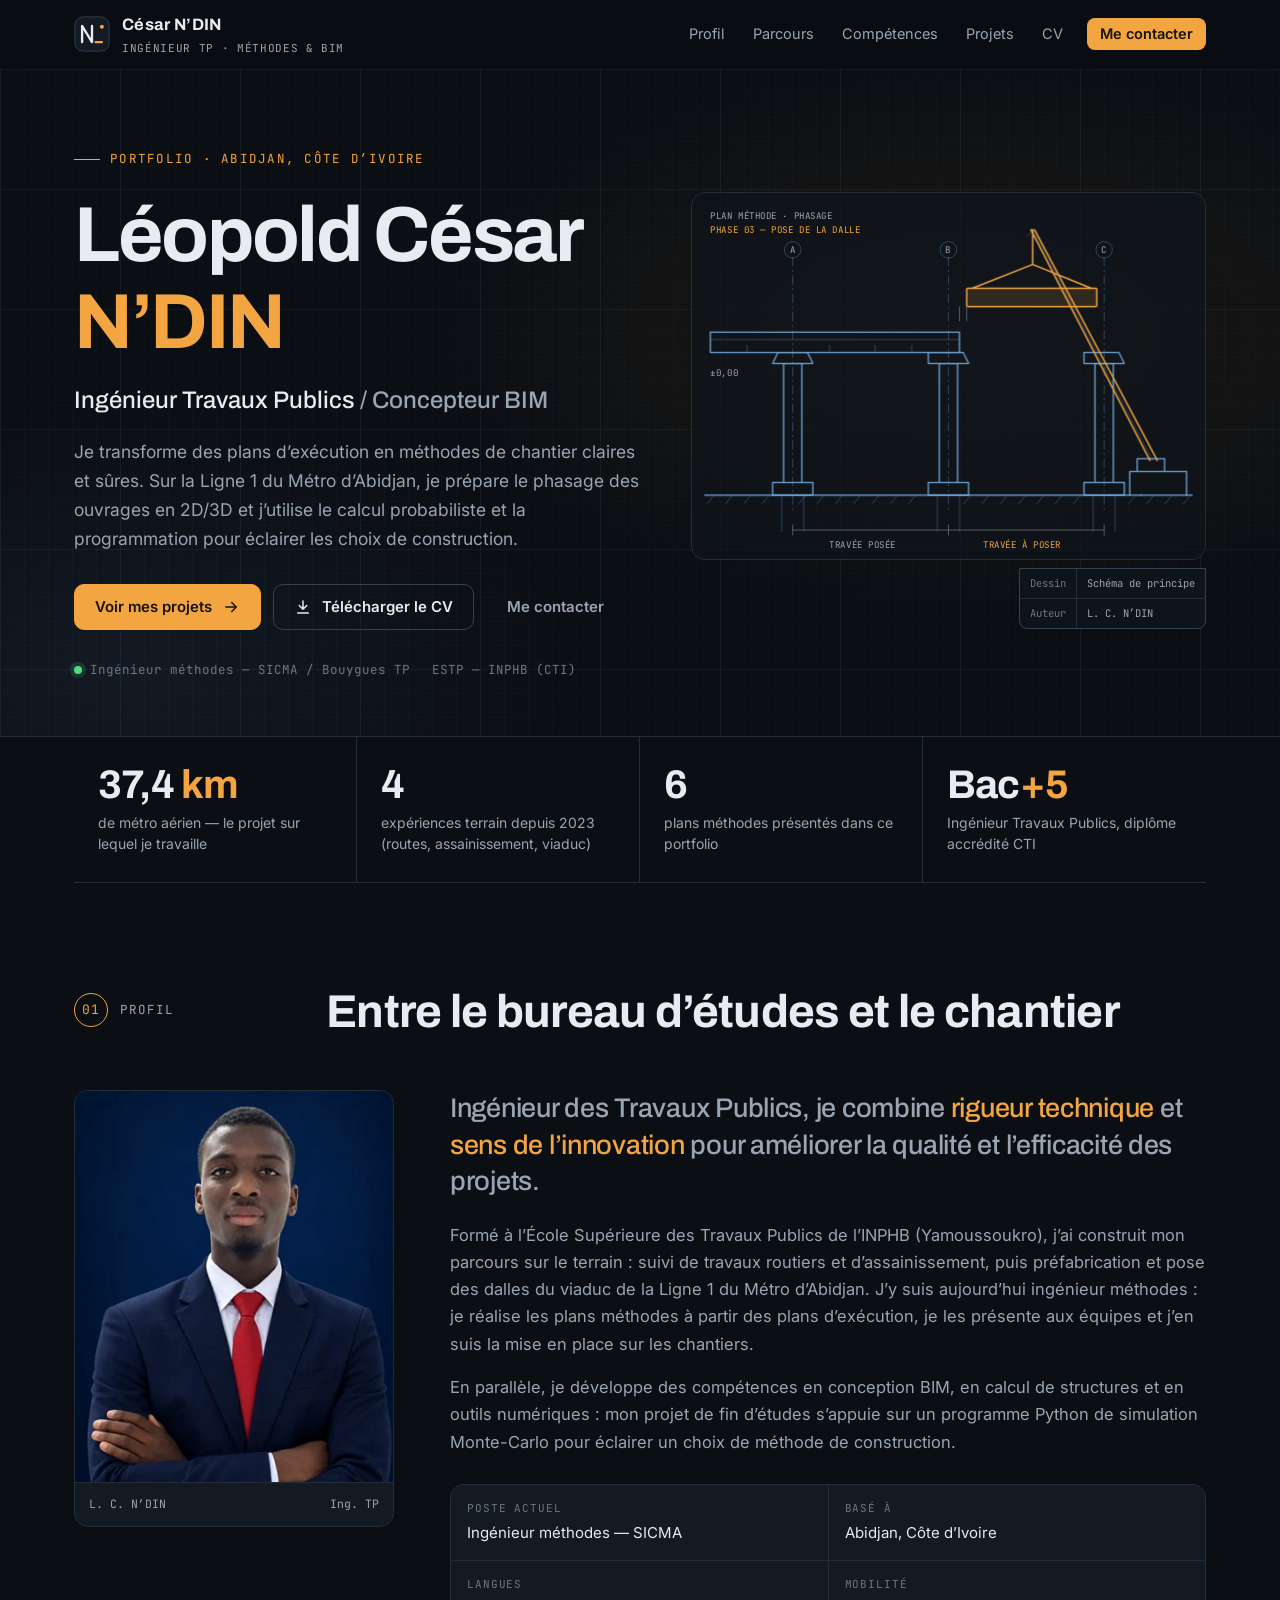
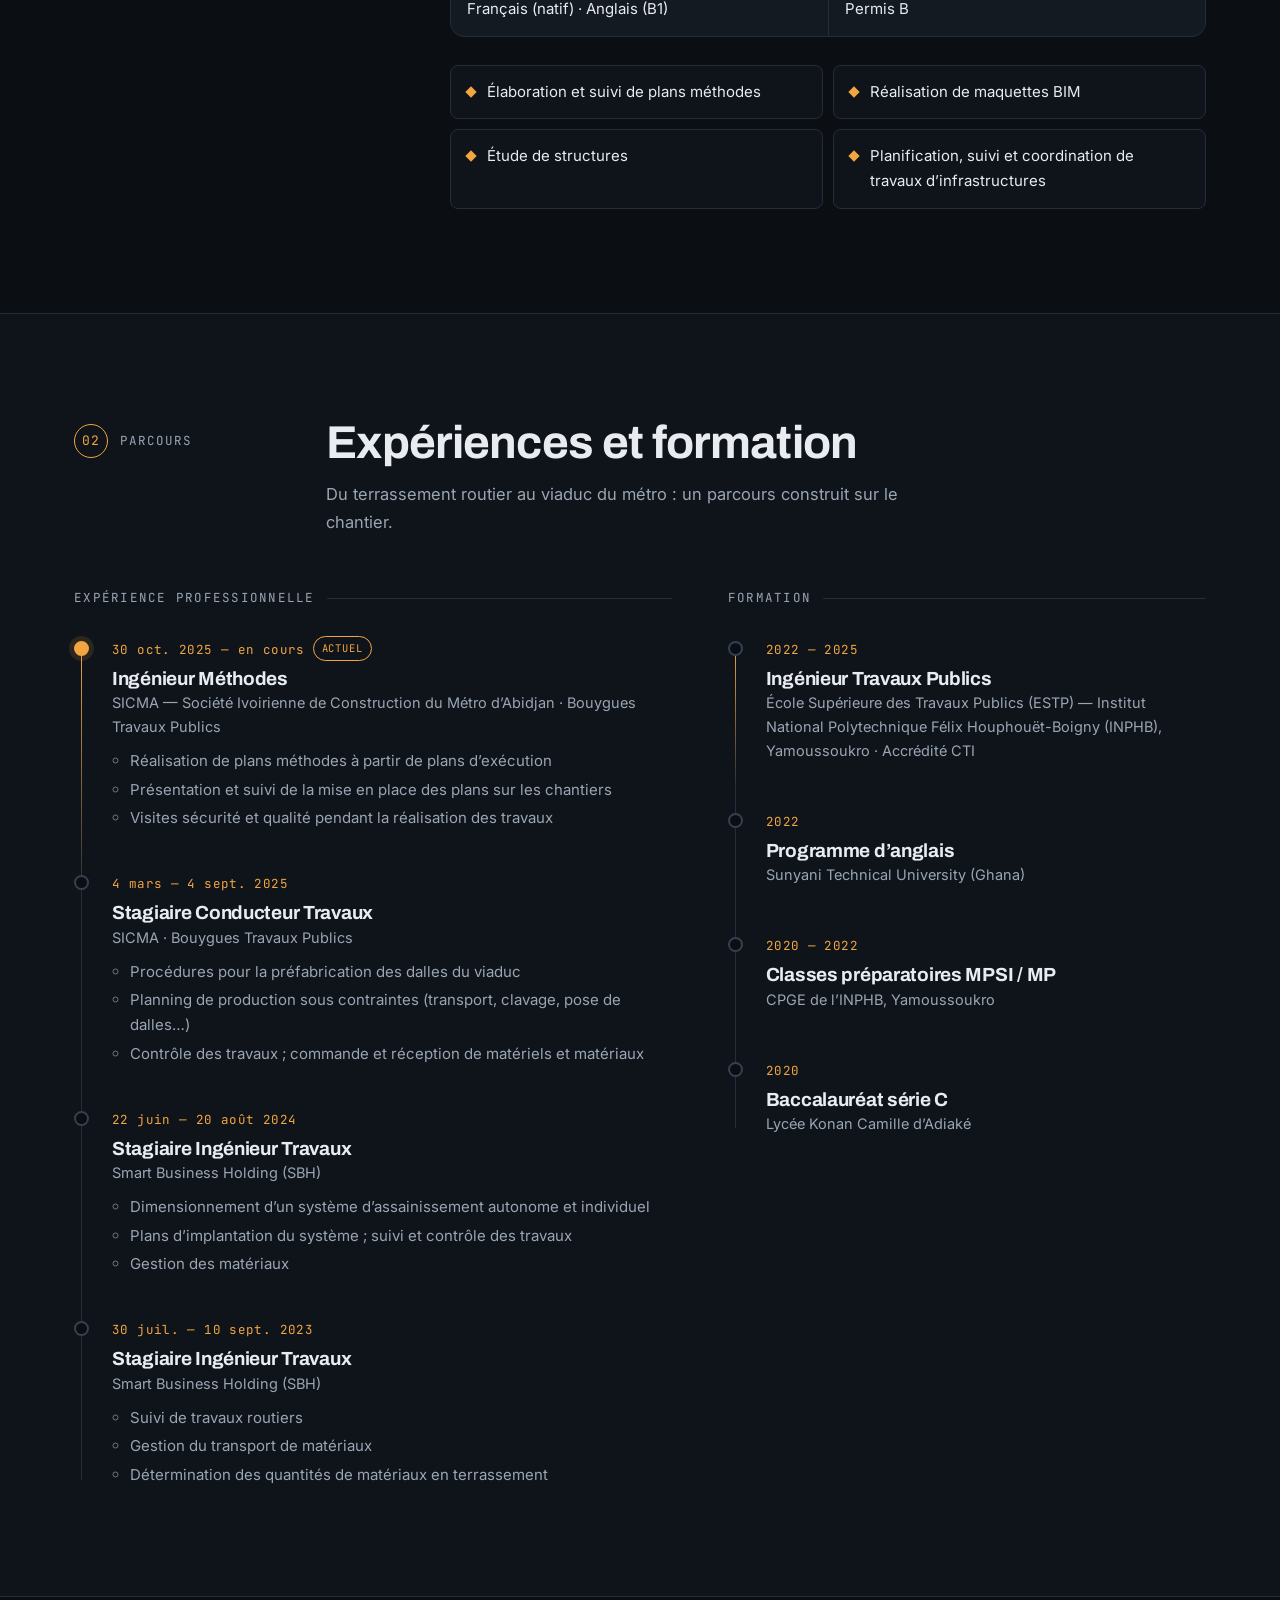
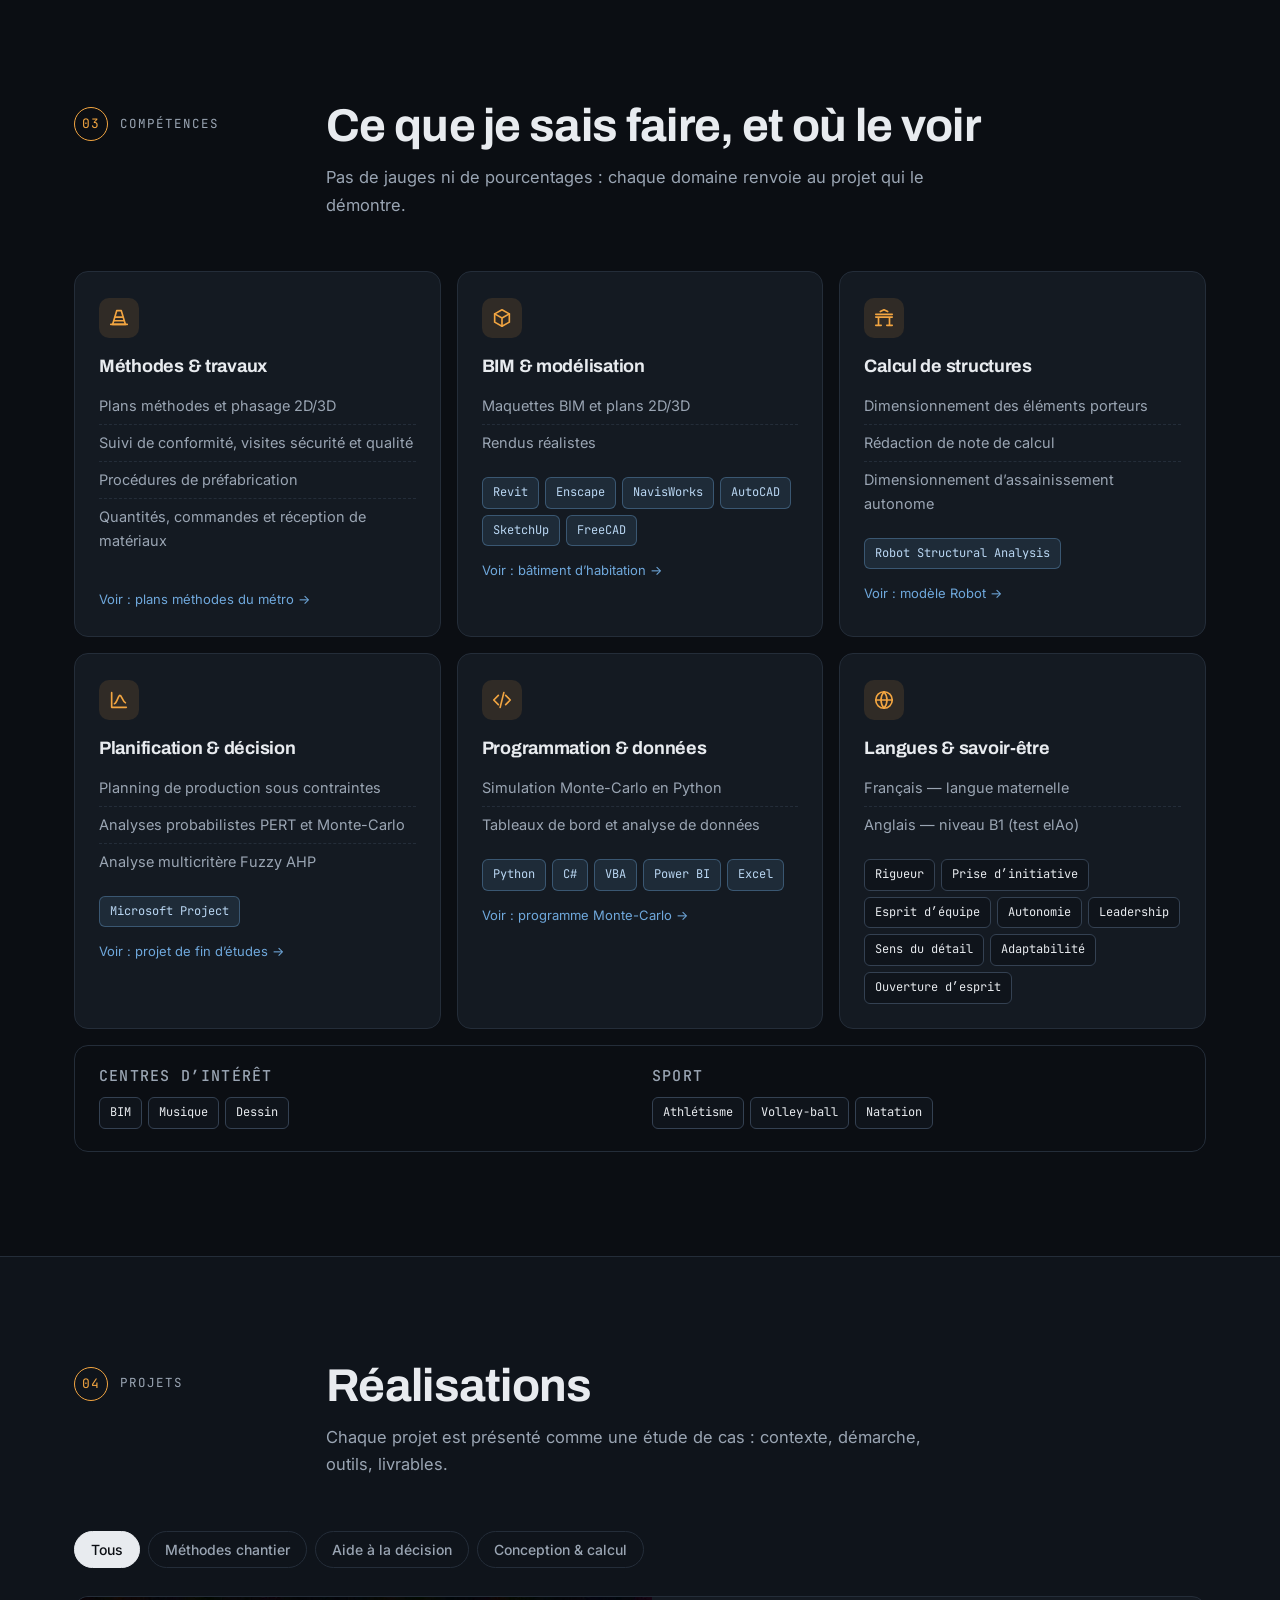
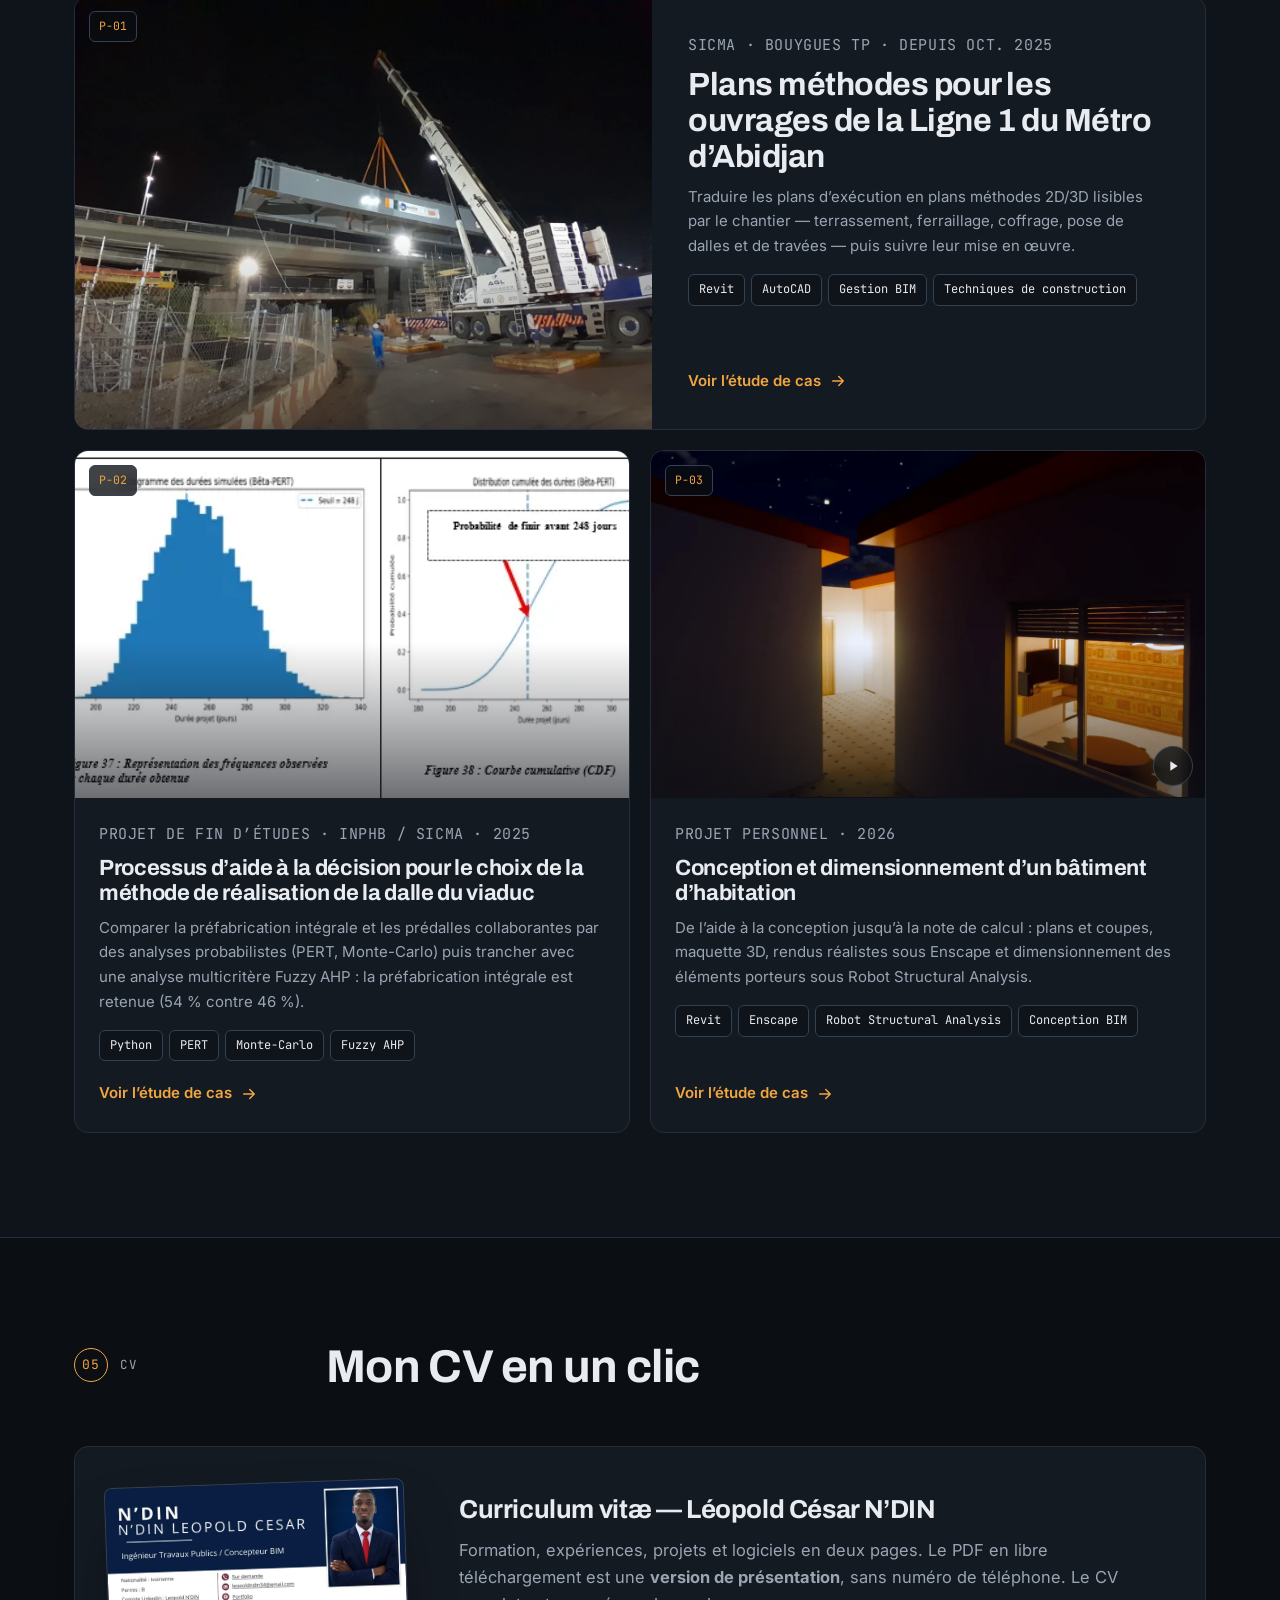
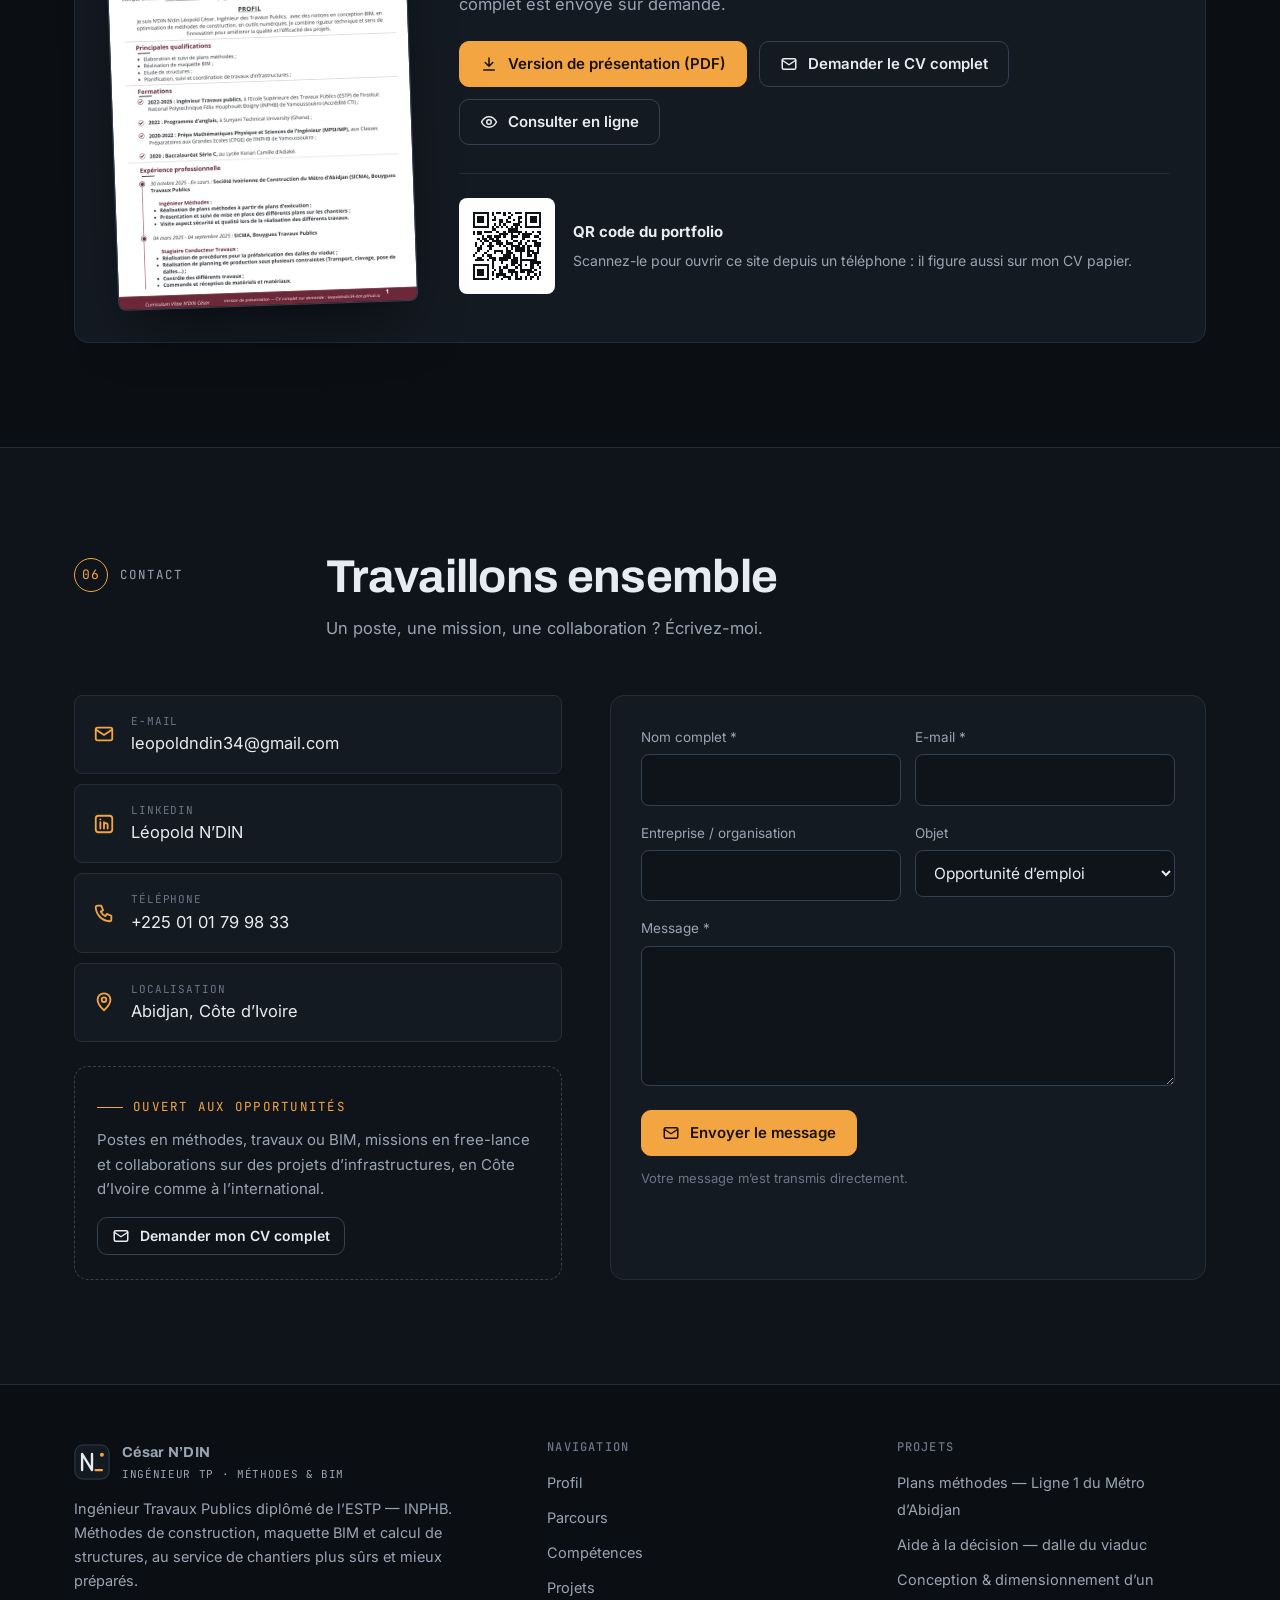
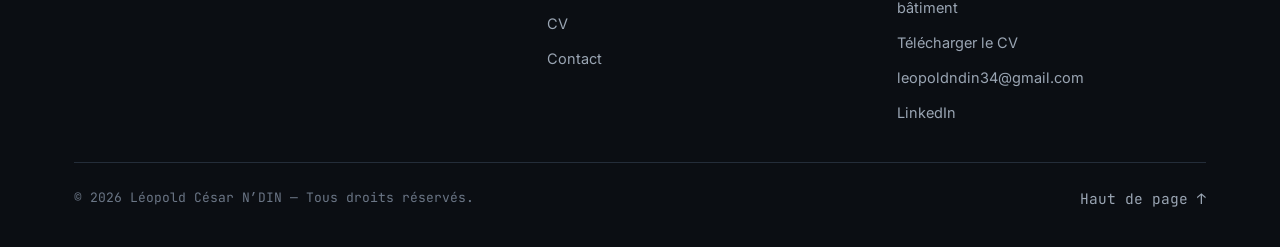
<file: index.html>
<!doctype html>
<html lang="fr" class="no-js">
<head>
<meta charset="utf-8">
<meta name="viewport" content="width=device-width, initial-scale=1">
<title>Léopold César N’DIN — Ingénieur Travaux Publics · Méthodes &amp; BIM</title>
<meta name="description" content="Portfolio de Léopold César N’DIN, ingénieur Travaux Publics (ESTP — INPHB) : plans méthodes sur la Ligne 1 du Métro d’Abidjan, maquette BIM, calcul de structures et aide à la décision.">
<meta name="author" content="Léopold César N’DIN">
<meta name="theme-color" content="#0b0e13">
<link rel="canonical" href="https://leopoldndin34-bot.github.io/">
<meta property="og:type" content="website">
<meta property="og:locale" content="fr_FR">
<meta property="og:site_name" content="Léopold César N’DIN — Portfolio">
<meta property="og:title" content="Léopold César N’DIN — Ingénieur Travaux Publics · Méthodes &amp; BIM">
<meta property="og:description" content="Portfolio de Léopold César N’DIN, ingénieur Travaux Publics (ESTP — INPHB) : plans méthodes sur la Ligne 1 du Métro d’Abidjan, maquette BIM, calcul de structures et aide à la décision.">
<meta property="og:url" content="https://leopoldndin34-bot.github.io/">
<meta property="og:image" content="https://leopoldndin34-bot.github.io/assets/img/og-image.png">
<meta property="og:image:width" content="1200">
<meta property="og:image:height" content="630">
<meta name="twitter:card" content="summary_large_image">
<link rel="icon" href="favicon.svg" type="image/svg+xml">
<link rel="icon" href="favicon-32.png" sizes="32x32" type="image/png">
<link rel="apple-touch-icon" href="apple-touch-icon.png">
<link rel="preconnect" href="https://fonts.googleapis.com"><link rel="preconnect" href="https://fonts.gstatic.com" crossorigin><link href="https://fonts.googleapis.com/css2?family=Archivo:wght@500;600;700;800&family=Inter:wght@400;500;600&family=JetBrains+Mono:wght@400;500&display=swap" rel="stylesheet">
<link rel="stylesheet" href="assets/css/style.css">
<script type="application/ld+json">{"@context":"https://schema.org","@type":"Person","name":"Léopold César N’DIN","alternateName":"N’DIN N’DIN Léopold César","jobTitle":"Ingénieur Travaux Publics — Méthodes & BIM","url":"https://leopoldndin34-bot.github.io/","email":"mailto:leopoldndin34@gmail.com","alumniOf":[{"@type":"CollegeOrUniversity","name":"École Supérieure des Travaux Publics (ESTP) — INPHB Yamoussoukro"}],"worksFor":{"@type":"Organization","name":"Société Ivoirienne de Construction du Métro d’Abidjan (SICMA)"},"address":{"@type":"PostalAddress","addressLocality":"Abidjan","addressCountry":"CI"},"knowsAbout":["Méthodes de construction","BIM","Revit","Robot Structural Analysis","Planification","Python"]}</script>
</head>
<body>
<a class="skip-link" href="#contenu">Aller au contenu</a>
<div class="progress" aria-hidden="true"></div>
<header class="site-header">
  <nav class="container nav" aria-label="Navigation principale">
    <a class="brand" href="index.html" aria-label="Accueil — Léopold César N’DIN"><svg class="brand-mark" viewBox="0 0 40 40" aria-hidden="true"><rect x="1" y="1" width="38" height="38" rx="9" fill="#141a22" stroke="#344152"/><path d="M9 29V11l11 18V11" fill="none" stroke="#e8ebef" stroke-width="2.6" stroke-linecap="round" stroke-linejoin="round"/><path d="M24 29h7" stroke="#f2a541" stroke-width="2.6" stroke-linecap="round"/><circle cx="31" cy="12" r="2.2" fill="#f2a541"/></svg><span>César N’DIN<small>Ingénieur TP · Méthodes &amp; BIM</small></span></a>
    <button class="menu-btn" aria-expanded="false" aria-controls="menu" aria-label="Ouvrir le menu"><span></span><span></span><span></span></button>
    <ul class="nav-links" id="menu">
      <li><a href="#profil">Profil</a></li><li><a href="#parcours">Parcours</a></li><li><a href="#competences">Compétences</a></li><li><a href="#projets">Projets</a></li><li><a href="#cv">CV</a></li>
      <li class="nav-cta"><a class="btn btn-primary btn-sm" href="#contact">Me contacter</a></li>
    </ul>
  </nav>
</header>

<main id="contenu">

<!-- ===================== ACCUEIL ===================== -->
<section class="hero grid-bg" id="accueil" aria-labelledby="titre-hero">
  <div class="container hero-grid">
    <div>
      <p class="eyebrow">Portfolio · Abidjan, Côte d’Ivoire</p>
      <h1 id="titre-hero">Léopold César<span class="surname">N’DIN</span></h1>
      <p class="role">Ingénieur Travaux Publics <span>/ Concepteur BIM</span></p>
      <p class="pitch">Je transforme des plans d’exécution en méthodes de chantier claires et sûres. Sur la Ligne 1 du Métro d’Abidjan, je prépare le phasage des ouvrages en 2D/3D et j’utilise le calcul probabiliste et la programmation pour éclairer les choix de construction.</p>
      <div class="hero-actions">
        <a class="btn btn-primary" href="#projets">Voir mes projets <svg viewBox="0 0 24 24" fill="none" stroke="currentColor" stroke-width="2" stroke-linecap="round" stroke-linejoin="round" aria-hidden="true"><path d="M5 12h14M13 6l6 6-6 6"/></svg></a>
        <a class="btn" href="assets/docs/CV_Leopold_Cesar_NDIN.pdf" download="CV_Leopold_Cesar_NDIN.pdf"><svg viewBox="0 0 24 24" fill="none" stroke="currentColor" stroke-width="2" stroke-linecap="round" stroke-linejoin="round" aria-hidden="true"><path d="M12 4v11M7 10l5 5 5-5M5 20h14"/></svg> Télécharger le CV</a>
        <a class="btn btn-ghost" href="#contact">Me contacter</a>
      </div>
      <div class="hero-meta">
        <span><i class="status-dot" aria-hidden="true"></i> Ingénieur méthodes — SICMA / Bouygues TP</span>
        <span>ESTP — INPHB (CTI)</span>
      </div>
    </div>
    <figure class="hero-figure" style="margin:0">
      <svg class="drawing" viewBox="0 0 560 400" role="img" aria-labelledby="dtitle">
  <title id="dtitle">Schéma de principe original : pose d’une dalle de viaduc à la grue entre deux piles</title>
  <g class="fade" style="--d:.1s">
    <text x="20" y="28">PLAN MÉTHODE · PHASAGE</text>
    <text x="20" y="44" class="t-accent">PHASE 03 — POSE DE LA DALLE</text>
  </g>
  <!-- axes -->
  <g class="fade" style="--d:.3s">
    <path class="ln-thin" stroke-dasharray="10 4 2 4" d="M110 70V350M280 70V350M450 70V350"/>
    <circle class="ln-thin" cx="110" cy="62" r="9"/><text x="106.5" y="65.5">A</text>
    <circle class="ln-thin" cx="280" cy="62" r="9"/><text x="276.5" y="65.5">B</text>
    <circle class="ln-thin" cx="450" cy="62" r="9"/><text x="446.5" y="65.5">C</text>
  </g>
  <!-- sol -->
  <path class="ln draw" style="--d:.2s" d="M14 330H546"/>
  <path class="ln-thin fade" style="--d:1s" d="M24 330l-8 10M44 330l-8 10M64 330l-8 10M84 330l-8 10M124 330l-8 10M144 330l-8 10M164 330l-8 10M184 330l-8 10M204 330l-8 10M224 330l-8 10M244 330l-8 10M304 330l-8 10M324 330l-8 10M344 330l-8 10M364 330l-8 10M384 330l-8 10M404 330l-8 10M424 330l-8 10M484 330l-8 10M504 330l-8 10M524 330l-8 10M544 330l-8 10"/>
  <!-- fondations -->
  <path class="ln-thin draw" style="--d:.6s" stroke-dasharray="4 3" d="M98 330v40M122 330v40M268 330v40M292 330v40M438 330v40M462 330v40"/>
  <path class="ln draw" style="--d:.5s" d="M88 330h44v-14H88zM258 330h44v-14h-44zM428 330h44v-14h-44z"/>
  <!-- piles -->
  <path class="ln draw" style="--d:.7s" d="M100 316V186h20v130M270 316V186h20v130M440 316V186h20v130"/>
  <path class="ln draw" style="--d:.9s" d="M88 186h44l-6-12H94zM258 186h44l-6-12h-38zM428 186h44l-6-12h-38z"/>
  <!-- tablier posé -->
  <path class="ln draw" style="--d:1.1s" d="M20 152H292v22H20M20 152v22"/>
  <path class="ln-thin draw" style="--d:1.3s" d="M20 160H292M60 174v-8M150 174v-8M200 174v-8M240 174v-8"/>
  <!-- grue -->
  <path class="ln draw" style="--d:1.4s" d="M478 330v-26h62v26M486 304v-14h30v14"/>
  <circle class="ln draw" style="--d:1.5s" cx="490" cy="330" r="0.1"/>
  <path class="ln-accent draw" style="--d:1.6s" d="M500 292L370 40M508 292L374 40"/>
  <path class="ln-thin draw" style="--d:1.8s" d="M503 292L372 40M372 40l-6 8"/>
  <!-- charge levée -->
  <g class="lift">
    <path class="ln-accent draw" style="--d:2s" d="M372 40V78M372 78L306 104M372 78L436 104"/>
    <rect class="draw ln-accent" style="--d:2.1s" x="300" y="104" width="142" height="20" rx="1"/>
    <path class="fade" style="--d:2.6s;fill:rgba(242,165,65,.14)" d="M300 104h142v20H300z"/>
  </g>
  <!-- cotes -->
  <g class="fade" style="--d:2.4s">
    <path class="dim" d="M110 368H280M450 368H280M110 362v12M280 362v12M450 362v12"/>
    <text x="150" y="388">TRAVÉE POSÉE</text>
    <text x="318" y="388" class="t-accent">TRAVÉE À POSER</text>
    <path class="dim" d="M292 140v-16M300 140v-16" />
    <text x="20" y="200">±0,00</text>
  </g>
</svg>
      <figcaption class="cartouche"><span>Dessin</span><span>Schéma de principe</span><span>Auteur</span><span>L. C. N’DIN</span></figcaption>
    </figure>
  </div>
</section>

<div class="container">
  <div class="stats" role="list">
    <div class="stat reveal" role="listitem"><b>37,4<em> km</em></b><span>de métro aérien — le projet sur lequel je travaille</span></div>
    <div class="stat reveal" role="listitem"><b>4</b><span>expériences terrain depuis 2023 (routes, assainissement, viaduc)</span></div>
    <div class="stat reveal" role="listitem"><b>6</b><span>plans méthodes présentés dans ce portfolio</span></div>
    <div class="stat reveal" role="listitem"><b>Bac<em>+5</em></b><span>Ingénieur Travaux Publics, diplôme accrédité CTI</span></div>
  </div>
</div>

<!-- ===================== PROFIL ===================== -->
<section class="section" id="profil" aria-labelledby="titre-profil">
  <div class="container">
    <div class="section-head reveal">
      <p class="axis"><i>01</i> Profil</p>
      <div><h2 id="titre-profil">Entre le bureau d’études et le chantier</h2></div>
    </div>
    <div class="about">
      <figure class="portrait reveal" style="margin:0">
        <span class="corner tl" aria-hidden="true"></span><span class="corner tr" aria-hidden="true"></span>
        <img src="assets/img/cesar-ndin-portrait.webp" width="358" height="512" alt="Portrait de Léopold César N’DIN en costume" loading="lazy">
        <figcaption><span>L. C. N’DIN</span><span>Ing. TP</span></figcaption>
      </figure>
      <div class="about-text reveal">
        <p class="lead">Ingénieur des Travaux Publics, je combine <em>rigueur technique</em> et <em>sens de l’innovation</em> pour améliorer la qualité et l’efficacité des projets.</p>
        <p>Formé à l’École Supérieure des Travaux Publics de l’INPHB (Yamoussoukro), j’ai construit mon parcours sur le terrain : suivi de travaux routiers et d’assainissement, puis préfabrication et pose des dalles du viaduc de la Ligne 1 du Métro d’Abidjan. J’y suis aujourd’hui ingénieur méthodes : je réalise les plans méthodes à partir des plans d’exécution, je les présente aux équipes et j’en suis la mise en place sur les chantiers.</p>
        <p>En parallèle, je développe des compétences en conception BIM, en calcul de structures et en outils numériques : mon projet de fin d’études s’appuie sur un programme Python de simulation Monte-Carlo pour éclairer un choix de méthode de construction.</p>
        <dl class="facts">
          <div><dt>Poste actuel</dt><dd>Ingénieur méthodes — SICMA</dd></div>
          <div><dt>Basé à</dt><dd>Abidjan, Côte d’Ivoire</dd></div>
          <div><dt>Langues</dt><dd>Français (natif) · Anglais (B1)</dd></div>
          <div><dt>Mobilité</dt><dd>Permis B</dd></div>
        </dl>
        <ul class="quals" aria-label="Principales qualifications">
          <li>Élaboration et suivi de plans méthodes</li>
          <li>Réalisation de maquettes BIM</li>
          <li>Étude de structures</li>
          <li>Planification, suivi et coordination de travaux d’infrastructures</li>
        </ul>
      </div>
    </div>
  </div>
</section>

<!-- ===================== PARCOURS ===================== -->
<section class="section alt" id="parcours" aria-labelledby="titre-parcours">
  <div class="container">
    <div class="section-head reveal">
      <p class="axis"><i>02</i> Parcours</p>
      <div><h2 id="titre-parcours">Expériences et formation</h2><p>Du terrassement routier au viaduc du métro : un parcours construit sur le chantier.</p></div>
    </div>
    <div class="tl-wrap">
      <div>
        <p class="tl-title">Expérience professionnelle</p>
        <ol class="timeline">
          <li class="tl-item current reveal">
            <span class="tl-date">30 oct. 2025 — en cours</span><span class="badge">Actuel</span>
            <h3>Ingénieur Méthodes</h3>
            <p class="tl-org">SICMA — Société Ivoirienne de Construction du Métro d’Abidjan · Bouygues Travaux Publics</p>
            <ul>
              <li>Réalisation de plans méthodes à partir de plans d’exécution</li>
              <li>Présentation et suivi de la mise en place des plans sur les chantiers</li>
              <li>Visites sécurité et qualité pendant la réalisation des travaux</li>
            </ul>
          </li>
          <li class="tl-item reveal">
            <span class="tl-date">4 mars — 4 sept. 2025</span>
            <h3>Stagiaire Conducteur Travaux</h3>
            <p class="tl-org">SICMA · Bouygues Travaux Publics</p>
            <ul>
              <li>Procédures pour la préfabrication des dalles du viaduc</li>
              <li>Planning de production sous contraintes (transport, clavage, pose de dalles…)</li>
              <li>Contrôle des travaux ; commande et réception de matériels et matériaux</li>
            </ul>
          </li>
          <li class="tl-item reveal">
            <span class="tl-date">22 juin — 20 août 2024</span>
            <h3>Stagiaire Ingénieur Travaux</h3>
            <p class="tl-org">Smart Business Holding (SBH)</p>
            <ul>
              <li>Dimensionnement d’un système d’assainissement autonome et individuel</li>
              <li>Plans d’implantation du système ; suivi et contrôle des travaux</li>
              <li>Gestion des matériaux</li>
            </ul>
          </li>
          <li class="tl-item reveal">
            <span class="tl-date">30 juil. — 10 sept. 2023</span>
            <h3>Stagiaire Ingénieur Travaux</h3>
            <p class="tl-org">Smart Business Holding (SBH)</p>
            <ul>
              <li>Suivi de travaux routiers</li>
              <li>Gestion du transport de matériaux</li>
              <li>Détermination des quantités de matériaux en terrassement</li>
            </ul>
          </li>
        </ol>
      </div>
      <div>
        <p class="tl-title">Formation</p>
        <ol class="timeline">
          <li class="tl-item reveal">
            <span class="tl-date">2022 — 2025</span>
            <h3>Ingénieur Travaux Publics</h3>
            <p class="tl-org">École Supérieure des Travaux Publics (ESTP) — Institut National Polytechnique Félix Houphouët-Boigny (INPHB), Yamoussoukro · Accrédité CTI</p>
          </li>
          <li class="tl-item reveal">
            <span class="tl-date">2022</span>
            <h3>Programme d’anglais</h3>
            <p class="tl-org">Sunyani Technical University (Ghana)</p>
          </li>
          <li class="tl-item reveal">
            <span class="tl-date">2020 — 2022</span>
            <h3>Classes préparatoires MPSI / MP</h3>
            <p class="tl-org">CPGE de l’INPHB, Yamoussoukro</p>
          </li>
          <li class="tl-item reveal">
            <span class="tl-date">2020</span>
            <h3>Baccalauréat série C</h3>
            <p class="tl-org">Lycée Konan Camille d’Adiaké</p>
          </li>
        </ol>
      </div>
    </div>
  </div>
</section>

<!-- ===================== COMPÉTENCES ===================== -->
<section class="section" id="competences" aria-labelledby="titre-competences">
  <div class="container">
    <div class="section-head reveal">
      <p class="axis"><i>03</i> Compétences</p>
      <div><h2 id="titre-competences">Ce que je sais faire, et où le voir</h2><p>Pas de jauges ni de pourcentages : chaque domaine renvoie au projet qui le démontre.</p></div>
    </div>
    <div class="skills">
      <article class="skill-card reveal">
        <div class="ico"><svg viewBox="0 0 24 24" fill="none" stroke="currentColor" stroke-width="1.8" stroke-linecap="round" stroke-linejoin="round" aria-hidden="true"><path d="M9.5 4h5L19 19H5z"/><path d="M8 11h8M6.8 15h10.4M3 19h18"/></svg></div>
        <h3>Méthodes &amp; travaux</h3>
        <ul><li>Plans méthodes et phasage 2D/3D</li><li>Suivi de conformité, visites sécurité et qualité</li><li>Procédures de préfabrication</li><li>Quantités, commandes et réception de matériaux</li></ul>
        <a class="proof" href="projets/metro-abidjan-plans-methodes.html">Voir : plans méthodes du métro →</a>
      </article>
      <article class="skill-card reveal">
        <div class="ico"><svg viewBox="0 0 24 24" fill="none" stroke="currentColor" stroke-width="1.8" stroke-linecap="round" stroke-linejoin="round" aria-hidden="true"><path d="M12 3l8 4.5v9L12 21l-8-4.5v-9z"/><path d="M12 12l8-4.5M12 12v9M12 12L4 7.5"/></svg></div>
        <h3>BIM &amp; modélisation</h3>
        <ul><li>Maquettes BIM et plans 2D/3D</li><li>Rendus réalistes</li></ul>
        <div class="chips"><span class="chip steel">Revit</span><span class="chip steel">Enscape</span><span class="chip steel">NavisWorks</span><span class="chip steel">AutoCAD</span><span class="chip steel">SketchUp</span><span class="chip steel">FreeCAD</span></div>
        <a class="proof" href="projets/batiment-habitation.html">Voir : bâtiment d’habitation →</a>
      </article>
      <article class="skill-card reveal">
        <div class="ico"><svg viewBox="0 0 24 24" fill="none" stroke="currentColor" stroke-width="1.8" stroke-linecap="round" stroke-linejoin="round" aria-hidden="true"><path d="M3 8h18M3 11h18M6 11v9M18 11v9M3 20h6M15 20h6"/><path d="M8 5l4-2 4 2"/></svg></div>
        <h3>Calcul de structures</h3>
        <ul><li>Dimensionnement des éléments porteurs</li><li>Rédaction de note de calcul</li><li>Dimensionnement d’assainissement autonome</li></ul>
        <div class="chips"><span class="chip steel">Robot Structural Analysis</span></div>
        <a class="proof" href="projets/batiment-habitation.html#calculs">Voir : modèle Robot →</a>
      </article>
      <article class="skill-card reveal">
        <div class="ico"><svg viewBox="0 0 24 24" fill="none" stroke="currentColor" stroke-width="1.8" stroke-linecap="round" stroke-linejoin="round" aria-hidden="true"><path d="M4 20V4M4 20h16"/><path d="M7 16c3-1 4-9 6-9s3 7 6 8"/></svg></div>
        <h3>Planification &amp; décision</h3>
        <ul><li>Planning de production sous contraintes</li><li>Analyses probabilistes PERT et Monte-Carlo</li><li>Analyse multicritère Fuzzy AHP</li></ul>
        <div class="chips"><span class="chip steel">Microsoft Project</span></div>
        <a class="proof" href="projets/pfe-aide-decision-dalle-viaduc.html">Voir : projet de fin d’études →</a>
      </article>
      <article class="skill-card reveal">
        <div class="ico"><svg viewBox="0 0 24 24" fill="none" stroke="currentColor" stroke-width="1.8" stroke-linecap="round" stroke-linejoin="round" aria-hidden="true"><path d="M8 7l-5 5 5 5M16 7l5 5-5 5M14 4l-4 16"/></svg></div>
        <h3>Programmation &amp; données</h3>
        <ul><li>Simulation Monte-Carlo en Python</li><li>Tableaux de bord et analyse de données</li></ul>
        <div class="chips"><span class="chip steel">Python</span><span class="chip steel">C#</span><span class="chip steel">VBA</span><span class="chip steel">Power BI</span><span class="chip steel">Excel</span></div>
        <a class="proof" href="projets/pfe-aide-decision-dalle-viaduc.html#outil">Voir : programme Monte-Carlo →</a>
      </article>
      <article class="skill-card reveal">
        <div class="ico"><svg viewBox="0 0 24 24" fill="none" stroke="currentColor" stroke-width="1.8" stroke-linecap="round" stroke-linejoin="round" aria-hidden="true"><circle cx="12" cy="12" r="9"/><path d="M3 12h18M12 3a14 14 0 0 1 0 18M12 3a14 14 0 0 0 0 18"/></svg></div>
        <h3>Langues &amp; savoir-être</h3>
        <ul><li>Français — langue maternelle</li><li>Anglais — niveau B1 (test elAo)</li></ul>
        <div class="chips"><span class="chip">Rigueur</span><span class="chip">Prise d’initiative</span><span class="chip">Esprit d’équipe</span><span class="chip">Autonomie</span><span class="chip">Leadership</span><span class="chip">Sens du détail</span><span class="chip">Adaptabilité</span><span class="chip">Ouverture d’esprit</span></div>
      </article>
    </div>
    <div class="soft reveal">
      <div><h3>Centres d’intérêt</h3><div class="chips"><span class="chip">BIM</span><span class="chip">Musique</span><span class="chip">Dessin</span></div></div>
      <div><h3>Sport</h3><div class="chips"><span class="chip">Athlétisme</span><span class="chip">Volley-ball</span><span class="chip">Natation</span></div></div>
    </div>
  </div>
</section>

<!-- ===================== PROJETS ===================== -->
<section class="section alt" id="projets" aria-labelledby="titre-projets">
  <div class="container">
    <div class="section-head reveal">
      <p class="axis"><i>04</i> Projets</p>
      <div><h2 id="titre-projets">Réalisations</h2><p>Chaque projet est présenté comme une étude de cas : contexte, démarche, outils, livrables.</p></div>
    </div>
    <div class="filters" role="group" aria-label="Filtrer les projets">
      <button class="filter" data-filter="tous" aria-pressed="true">Tous</button>
      <button class="filter" data-filter="methodes" aria-pressed="false">Méthodes chantier</button>
      <button class="filter" data-filter="decision" aria-pressed="false">Aide à la décision</button>
      <button class="filter" data-filter="conception" aria-pressed="false">Conception &amp; calcul</button>
    </div>
    <div class="projects">
      <article class="p-card featured reveal" data-cat="methodes">
        <div class="p-media"><span class="p-num">P-01</span><img src="assets/img/projets/metro-abidjan-plans-methodes/travee-chantier-1-720.webp" srcset="assets/img/projets/metro-abidjan-plans-methodes/travee-chantier-1-720.webp 720w, assets/img/projets/metro-abidjan-plans-methodes/travee-chantier-1.webp 1280w" sizes="(max-width: 860px) 100vw, 60vw" width="1280" height="960" alt="Levage de nuit d’une travée du viaduc par grue mobile" loading="lazy" decoding="async"></div>
        <div class="p-body">
          <p class="p-meta">SICMA · Bouygues TP · Depuis oct. 2025</p>
          <h3>Plans méthodes pour les ouvrages de la Ligne 1 du Métro d’Abidjan</h3>
          <p>Traduire les plans d’exécution en plans méthodes 2D/3D lisibles par le chantier — terrassement, ferraillage, coffrage, pose de dalles et de travées — puis suivre leur mise en œuvre.</p>
          <div class="chips"><span class="chip">Revit</span><span class="chip">AutoCAD</span><span class="chip">Gestion BIM</span><span class="chip">Techniques de construction</span></div>
          <a class="p-link stretch" href="projets/metro-abidjan-plans-methodes.html">Voir l’étude de cas <svg viewBox="0 0 24 24" fill="none" stroke="currentColor" stroke-width="2" stroke-linecap="round" stroke-linejoin="round" aria-hidden="true"><path d="M5 12h14M13 6l6 6-6 6"/></svg></a>
        </div>
      </article>
      <article class="p-card reveal" data-cat="decision">
        <div class="p-media"><span class="p-num">P-02</span><img src="assets/img/projets/pfe-aide-decision-dalle-viaduc/monte-carlo-resultats.webp" width="519" height="265" alt="Histogramme et courbe cumulative des durées simulées par Monte-Carlo" loading="lazy" decoding="async"></div>
        <div class="p-body">
          <p class="p-meta">Projet de fin d’études · INPHB / SICMA · 2025</p>
          <h3>Processus d’aide à la décision pour le choix de la méthode de réalisation de la dalle du viaduc</h3>
          <p>Comparer la préfabrication intégrale et les prédalles collaborantes par des analyses probabilistes (PERT, Monte-Carlo) puis trancher avec une analyse multicritère Fuzzy AHP : la préfabrication intégrale est retenue (54 % contre 46 %).</p>
          <div class="chips"><span class="chip">Python</span><span class="chip">PERT</span><span class="chip">Monte-Carlo</span><span class="chip">Fuzzy AHP</span></div>
          <a class="p-link stretch" href="projets/pfe-aide-decision-dalle-viaduc.html">Voir l’étude de cas <svg viewBox="0 0 24 24" fill="none" stroke="currentColor" stroke-width="2" stroke-linecap="round" stroke-linejoin="round" aria-hidden="true"><path d="M5 12h14M13 6l6 6-6 6"/></svg></a>
        </div>
      </article>
      <article class="p-card reveal" data-cat="conception">
        <div class="p-media"><span class="p-num">P-03</span><div class="video-wrap"><video class="cover-video" autoplay muted loop playsinline preload="metadata" poster="assets/img/projets/batiment-habitation/visite-enscape-poster.webp" aria-label="Visite virtuelle du bâtiment réalisée avec Enscape"><source src="assets/video/batiment-visite-enscape.mp4" type="video/mp4"></video><button type="button" class="vid-btn" aria-label="Mettre la vidéo en pause" data-label-play="Lire la vidéo" data-label-pause="Mettre la vidéo en pause"><svg class="i-pause" viewBox="0 0 24 24" fill="currentColor" aria-hidden="true"><rect x="6" y="5" width="4" height="14" rx="1"/><rect x="14" y="5" width="4" height="14" rx="1"/></svg><svg class="i-play" viewBox="0 0 24 24" fill="currentColor" aria-hidden="true"><path d="M8 5v14l11-7z"/></svg></button></div></div>
        <div class="p-body">
          <p class="p-meta">Projet personnel · 2026</p>
          <h3>Conception et dimensionnement d’un bâtiment d’habitation</h3>
          <p>De l’aide à la conception jusqu’à la note de calcul : plans et coupes, maquette 3D, rendus réalistes sous Enscape et dimensionnement des éléments porteurs sous Robot Structural Analysis.</p>
          <div class="chips"><span class="chip">Revit</span><span class="chip">Enscape</span><span class="chip">Robot Structural Analysis</span><span class="chip">Conception BIM</span></div>
          <a class="p-link stretch" href="projets/batiment-habitation.html">Voir l’étude de cas <svg viewBox="0 0 24 24" fill="none" stroke="currentColor" stroke-width="2" stroke-linecap="round" stroke-linejoin="round" aria-hidden="true"><path d="M5 12h14M13 6l6 6-6 6"/></svg></a>
        </div>
      </article>
    </div>
  </div>
</section>

<!-- ===================== CV ===================== -->
<section class="section" id="cv" aria-labelledby="titre-cv">
  <div class="container">
    <div class="section-head reveal">
      <p class="axis"><i>05</i> CV</p>
      <div><h2 id="titre-cv">Mon CV en un clic</h2></div>
    </div>
    <div class="cv-block reveal">
      <a class="cv-thumb" href="assets/docs/CV_Leopold_Cesar_NDIN.pdf" target="_blank" rel="noopener" aria-label="Ouvrir le CV au format PDF dans un nouvel onglet">
        <img src="assets/img/cv-apercu.webp" width="720" height="1018" alt="Aperçu de la première page du CV de Léopold César N’DIN" loading="lazy">
      </a>
      <div class="cv-info">
        <h3>Curriculum vitæ — Léopold César N’DIN</h3>
        <p>Formation, expériences, projets et logiciels en deux pages. Le PDF en libre téléchargement est une <strong>version de présentation</strong>, sans numéro de téléphone. Le CV complet est envoyé sur demande.</p>
        <div class="cv-actions">
          <a class="btn btn-primary" href="assets/docs/CV_Leopold_Cesar_NDIN.pdf" download="CV_Leopold_Cesar_NDIN.pdf"><svg viewBox="0 0 24 24" fill="none" stroke="currentColor" stroke-width="2" stroke-linecap="round" stroke-linejoin="round" aria-hidden="true"><path d="M12 4v11M7 10l5 5 5-5M5 20h14"/></svg> Version de présentation (PDF)</a>
          <a class="btn" href="#contact" data-objet="Demande de CV complet"><svg viewBox="0 0 24 24" fill="none" stroke="currentColor" stroke-width="2" stroke-linecap="round" stroke-linejoin="round" aria-hidden="true"><rect x="3" y="5" width="18" height="14" rx="2"/><path d="M3 7l9 6 9-6"/></svg> Demander le CV complet</a>
          <a class="btn" href="assets/docs/CV_Leopold_Cesar_NDIN.pdf" target="_blank" rel="noopener"><svg viewBox="0 0 24 24" fill="none" stroke="currentColor" stroke-width="2" stroke-linecap="round" stroke-linejoin="round" aria-hidden="true"><path d="M2 12s3.6-7 10-7 10 7 10 7-3.6 7-10 7S2 12 2 12z"/><circle cx="12" cy="12" r="3"/></svg> Consulter en ligne</a>
        </div>
        <div class="qr">
          <img src="assets/img/qr-portfolio.svg" width="96" height="96" alt="QR code menant à ce portfolio">
          <p><strong>QR code du portfolio</strong>Scannez-le pour ouvrir ce site depuis un téléphone : il figure aussi sur mon CV papier.</p>
        </div>
      </div>
    </div>
  </div>
</section>

<!-- ===================== CONTACT ===================== -->
<section class="section alt" id="contact" aria-labelledby="titre-contact">
  <div class="container">
    <div class="section-head reveal">
      <p class="axis"><i>06</i> Contact</p>
      <div><h2 id="titre-contact">Travaillons ensemble</h2><p>Un poste, une mission, une collaboration ? Écrivez-moi.</p></div>
    </div>
    <div class="contact">
      <div class="reveal">
        <ul class="contact-list">
          <li><a href="mailto:leopoldndin34@gmail.com"><svg viewBox="0 0 24 24" fill="none" stroke="currentColor" stroke-width="2" stroke-linecap="round" stroke-linejoin="round" aria-hidden="true"><rect x="3" y="5" width="18" height="14" rx="2"/><path d="M3 7l9 6 9-6"/></svg><span><small>E-mail</small>leopoldndin34@gmail.com</span></a></li>
          <li><a href="https://www.linkedin.com/in/leopold-n-din-a68049248" target="_blank" rel="noopener"><svg viewBox="0 0 24 24" fill="none" stroke="currentColor" stroke-width="2" stroke-linecap="round" stroke-linejoin="round" aria-hidden="true"><rect x="3" y="3" width="18" height="18" rx="3"/><path d="M8 10v7M8 7v.01M12 17v-4a2 2 0 0 1 4 0v4M12 10v7"/></svg><span><small>LinkedIn</small>Léopold N’DIN</span></a></li><li><a href="tel:+2250101799833"><svg viewBox="0 0 24 24" fill="none" stroke="currentColor" stroke-width="2" stroke-linecap="round" stroke-linejoin="round" aria-hidden="true"><path d="M5 4h4l2 5-2.5 1.5a11 11 0 0 0 5 5L15 13l5 2v4a2 2 0 0 1-2 2A16 16 0 0 1 3 6a2 2 0 0 1 2-2"/></svg><span><small>Téléphone</small>+225 01 01 79 98 33</span></a></li>
          <li><div><svg viewBox="0 0 24 24" fill="none" stroke="currentColor" stroke-width="2" stroke-linecap="round" stroke-linejoin="round" aria-hidden="true"><path d="M12 21s-7-6.2-7-11.5A7 7 0 0 1 19 9.5C19 14.8 12 21 12 21z"/><circle cx="12" cy="9.5" r="2.5"/></svg><span><small>Localisation</small>Abidjan, Côte d’Ivoire</span></div></li>
        </ul>
        <div class="avail"><p class="eyebrow" style="margin-bottom:10px">Ouvert aux opportunités</p><p>Postes en méthodes, travaux ou BIM, missions en free-lance et collaborations sur des projets d’infrastructures, en Côte d’Ivoire comme à l’international.</p><a class="btn btn-sm" href="#contact" data-objet="Demande de CV complet"><svg viewBox="0 0 24 24" fill="none" stroke="currentColor" stroke-width="2" stroke-linecap="round" stroke-linejoin="round" aria-hidden="true"><rect x="3" y="5" width="18" height="14" rx="2"/><path d="M3 7l9 6 9-6"/></svg> Demander mon CV complet</a></div>
      </div>
      <form class="form reveal" id="contact-form" data-email="leopoldndin34@gmail.com" data-endpoint="https://formspree.io/f/xeaazeol" novalidate>
        <div class="row">
          <div class="field"><label for="f-nom">Nom complet *</label><input id="f-nom" name="nom" autocomplete="name" required></div>
          <div class="field"><label for="f-mail">E-mail *</label><input id="f-mail" name="email" type="email" autocomplete="email" required></div>
        </div>
        <div class="row">
          <div class="field"><label for="f-org">Entreprise / organisation</label><input id="f-org" name="organisation" autocomplete="organization"></div>
          <div class="field"><label for="f-obj">Objet</label>
            <select id="f-obj" name="objet"><option>Opportunité d’emploi</option><option>Demande de CV complet</option><option>Mission / free-lance</option><option>Collaboration</option><option>Autre</option></select></div>
        </div>
        <div class="field"><label for="f-msg">Message *</label><textarea id="f-msg" name="message" required></textarea></div>
        <div class="hp" aria-hidden="true"><label>Ne pas remplir <input name="_gotcha" tabindex="-1" autocomplete="off"></label></div>
        <button class="btn btn-primary" type="submit"><svg viewBox="0 0 24 24" fill="none" stroke="currentColor" stroke-width="2" stroke-linecap="round" stroke-linejoin="round" aria-hidden="true"><rect x="3" y="5" width="18" height="14" rx="2"/><path d="M3 7l9 6 9-6"/></svg> Envoyer le message</button>
        <p class="form-note">Votre message m’est transmis directement.</p>
        <p class="form-status" role="status" aria-live="polite"></p>
      </form>
    </div>
  </div>
</section>
</main>
<footer class="site-footer">
  <div class="container">
    <div class="foot-grid">
      <div class="foot-about">
        <a class="brand" href="index.html"><svg class="brand-mark" viewBox="0 0 40 40" aria-hidden="true"><rect x="1" y="1" width="38" height="38" rx="9" fill="#141a22" stroke="#344152"/><path d="M9 29V11l11 18V11" fill="none" stroke="#e8ebef" stroke-width="2.6" stroke-linecap="round" stroke-linejoin="round"/><path d="M24 29h7" stroke="#f2a541" stroke-width="2.6" stroke-linecap="round"/><circle cx="31" cy="12" r="2.2" fill="#f2a541"/></svg><span>César N’DIN<small>Ingénieur TP · Méthodes &amp; BIM</small></span></a>
        <p>Ingénieur Travaux Publics diplômé de l’ESTP — INPHB. Méthodes de construction, maquette BIM et calcul de structures, au service de chantiers plus sûrs et mieux préparés.</p>
      </div>
      <div><h4>Navigation</h4><ul><li><a href="#profil">Profil</a></li><li><a href="#parcours">Parcours</a></li><li><a href="#competences">Compétences</a></li><li><a href="#projets">Projets</a></li><li><a href="#cv">CV</a></li><li><a href="#contact">Contact</a></li></ul></div>
      <div><h4>Projets</h4><ul><li><a href="projets/metro-abidjan-plans-methodes.html">Plans méthodes — Ligne 1 du Métro d’Abidjan</a></li><li><a href="projets/pfe-aide-decision-dalle-viaduc.html">Aide à la décision — dalle du viaduc</a></li><li><a href="projets/batiment-habitation.html">Conception &amp; dimensionnement d’un bâtiment</a></li><li><a href="assets/docs/CV_Leopold_Cesar_NDIN.pdf" download>Télécharger le CV</a></li><li><a href="mailto:leopoldndin34@gmail.com">leopoldndin34@gmail.com</a></li><li><a href="https://www.linkedin.com/in/leopold-n-din-a68049248" rel="noopener" target="_blank">LinkedIn</a></li></ul></div>
    </div>
    <div class="foot-bottom"><span>© <span data-year>2026</span> Léopold César N’DIN — Tous droits réservés.</span><a class="to-top" href="#contenu">Haut de page ↑</a></div>
  </div>
</footer>
<script src="assets/js/main.js" defer></script>
</body>
</html>
</file>
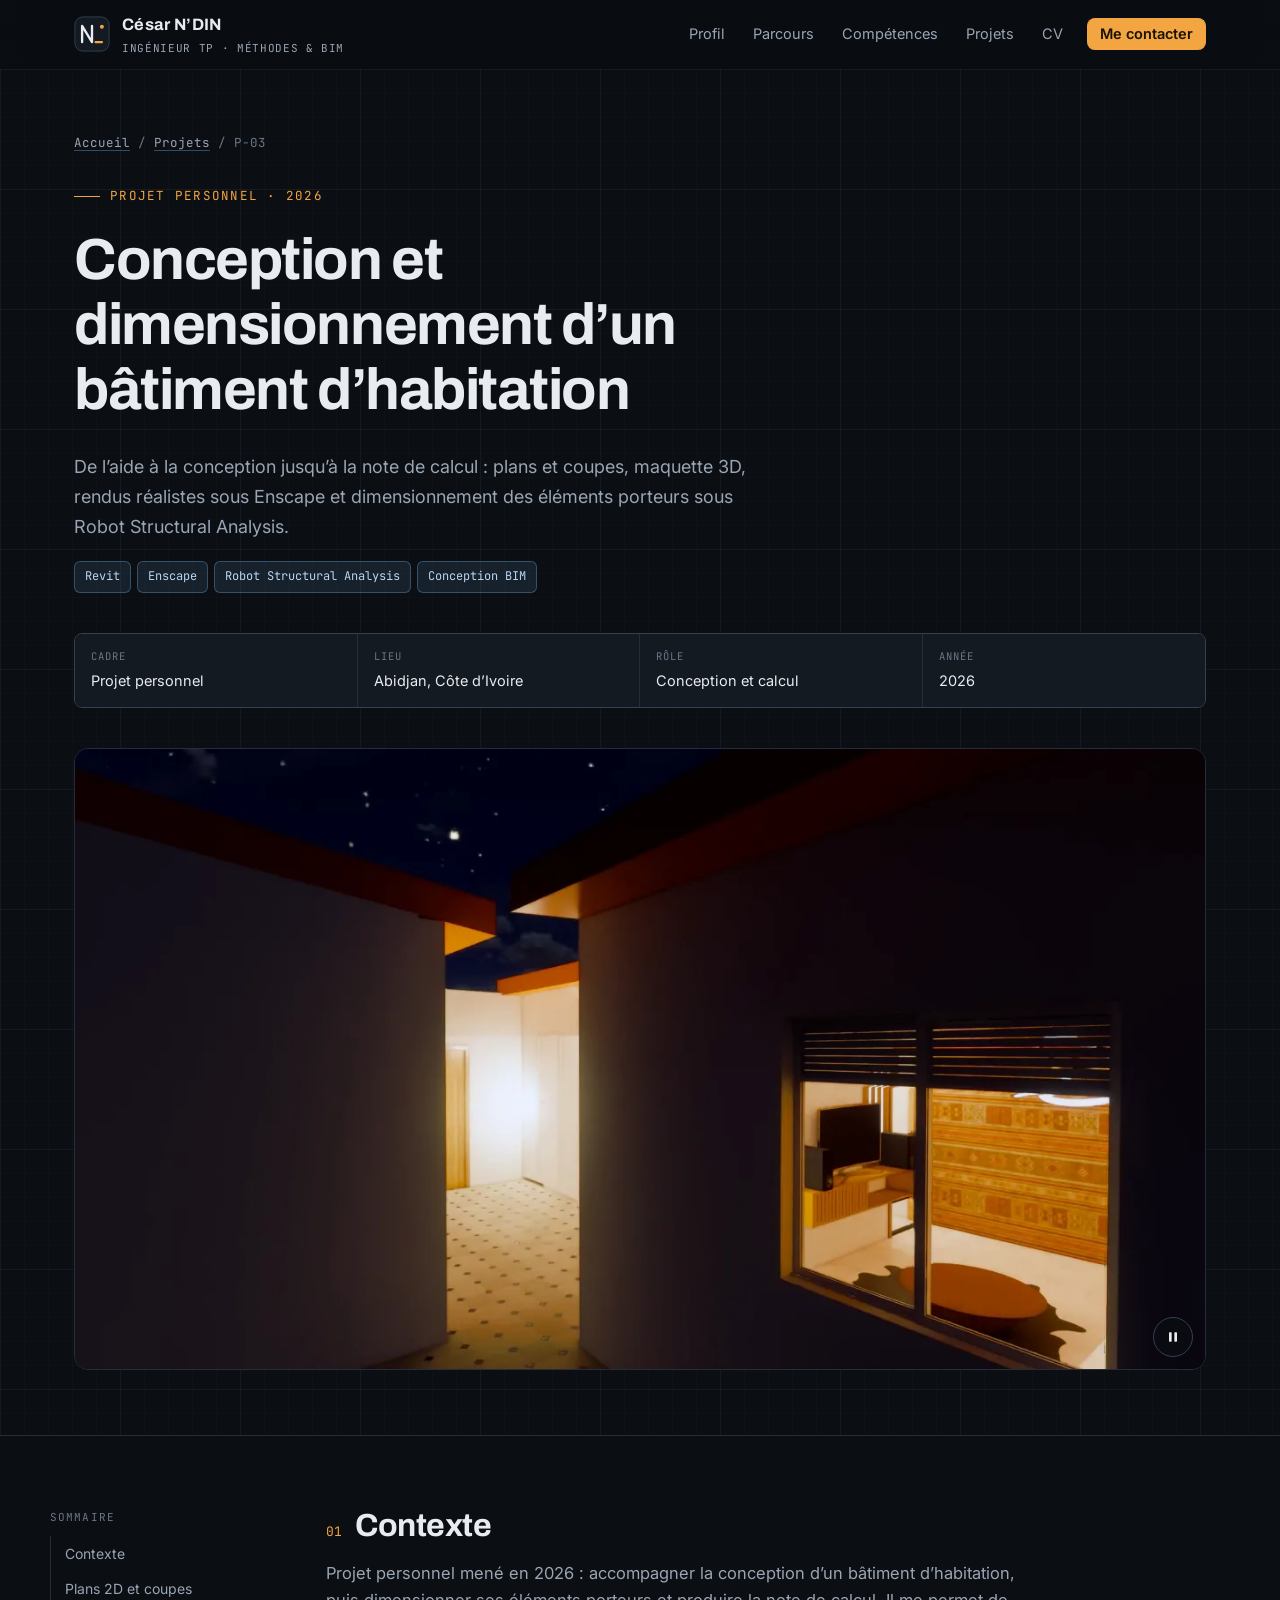
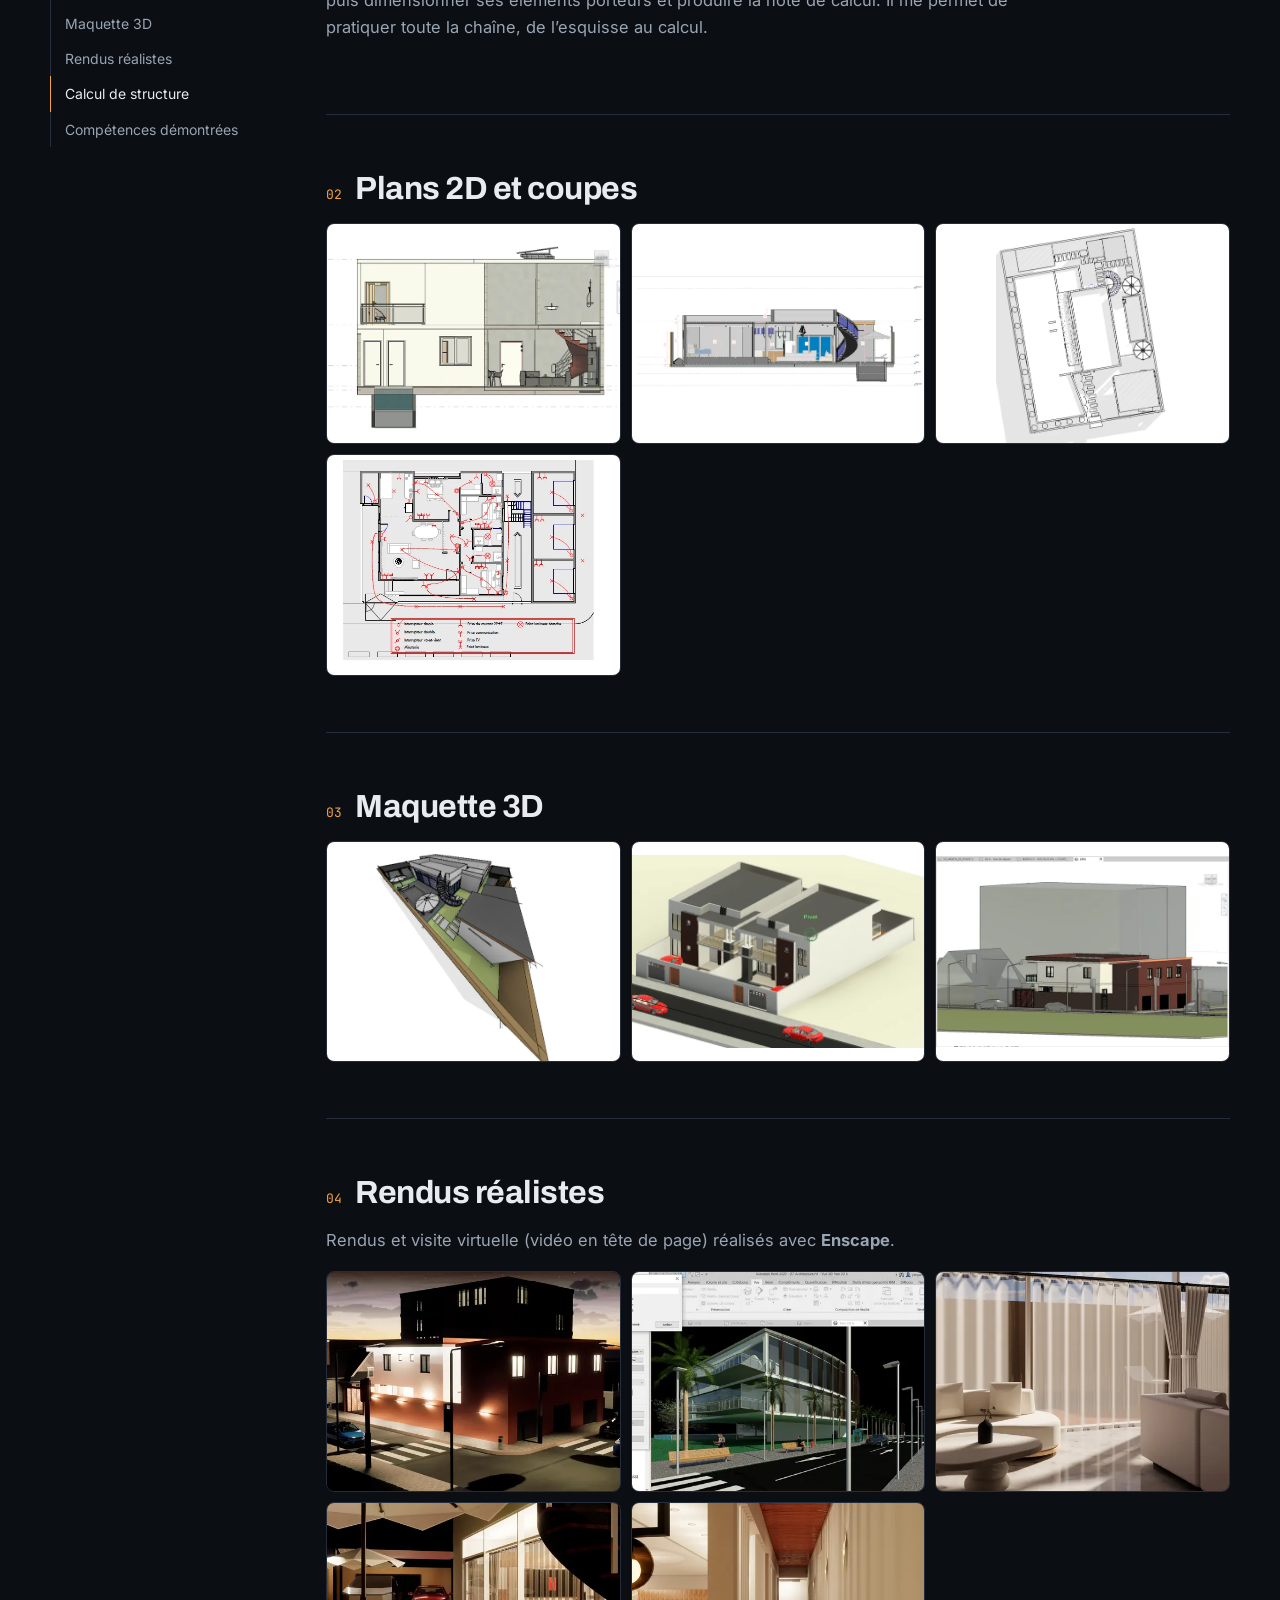
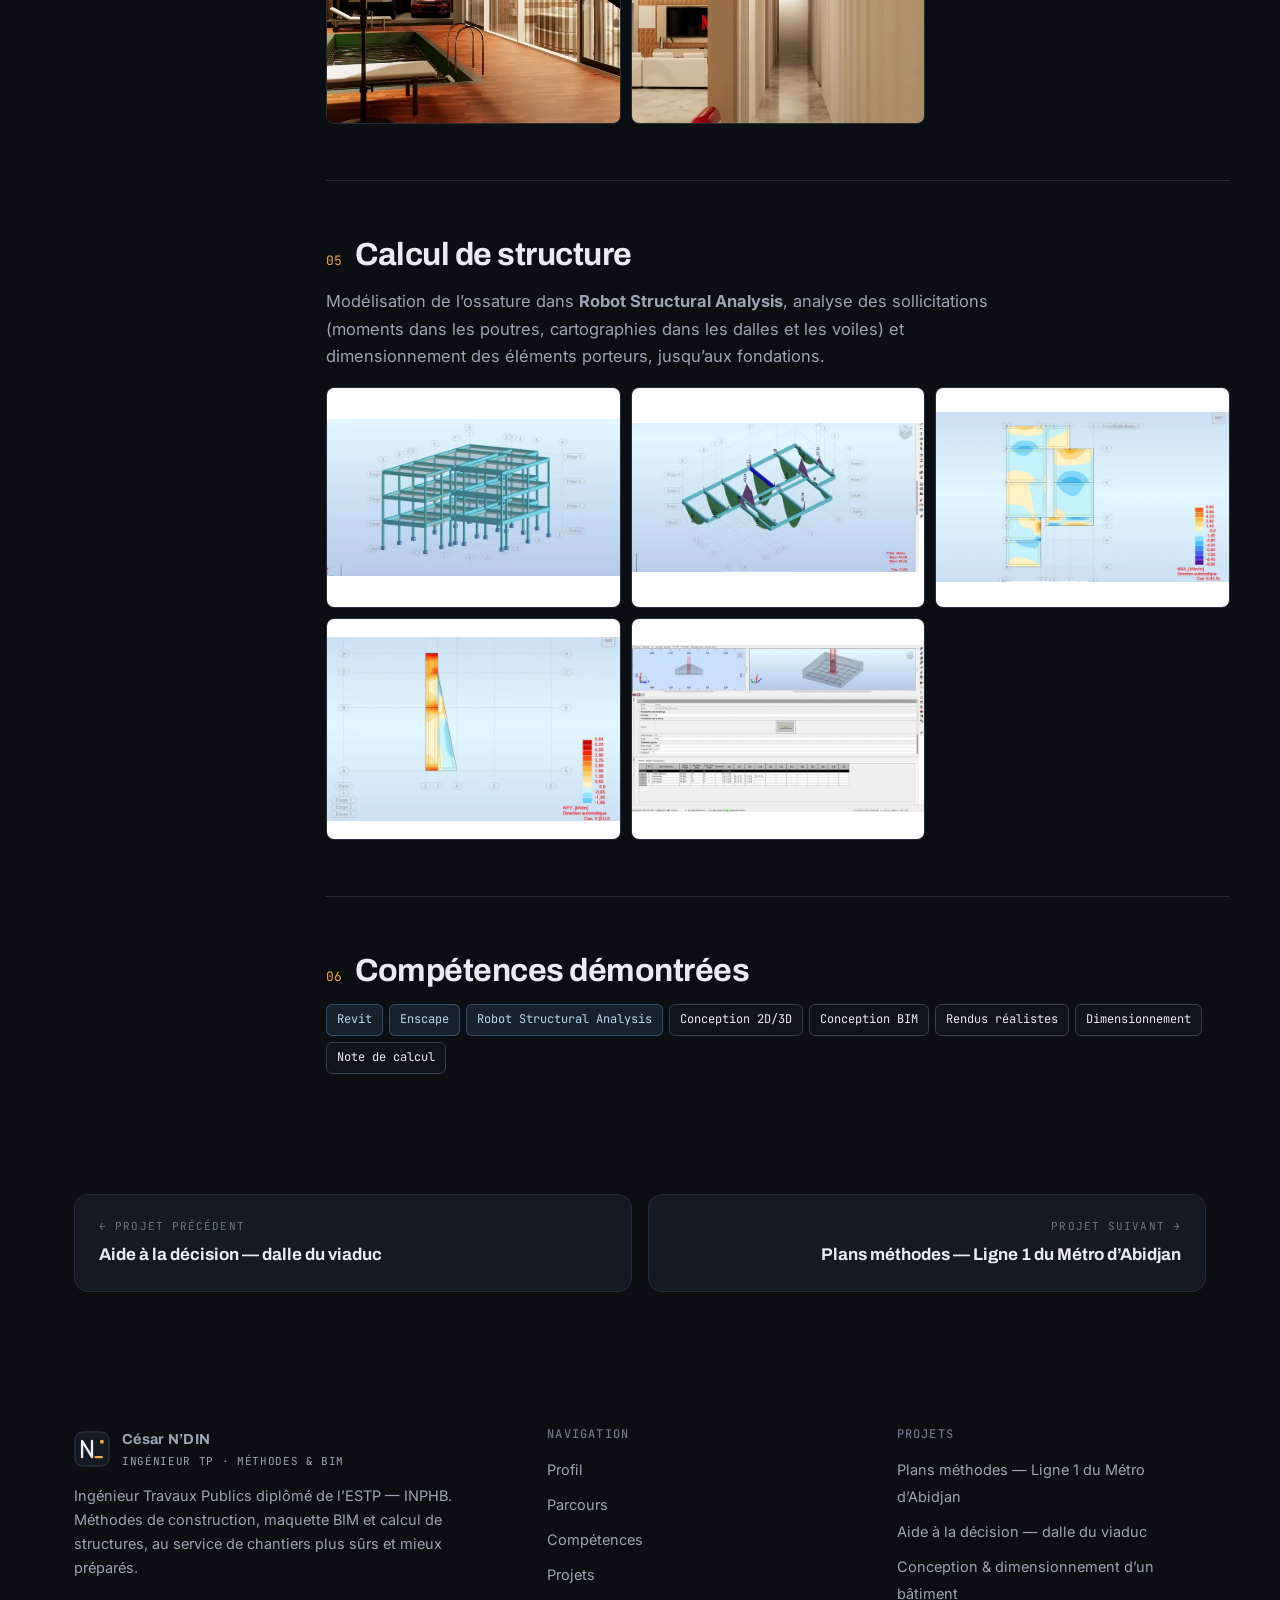
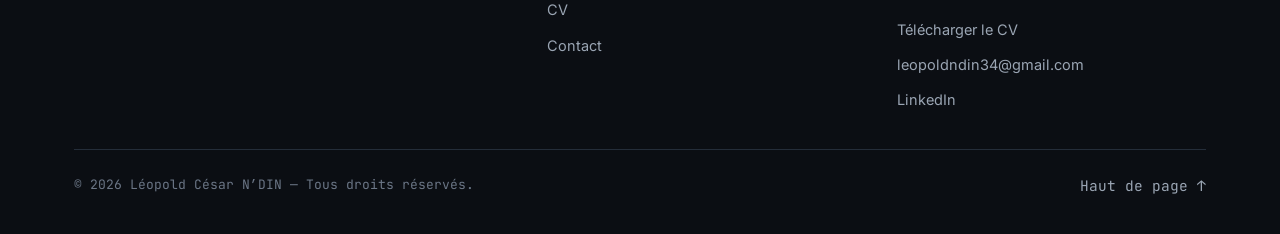
<file: projets/batiment-habitation.html>
<!doctype html>
<html lang="fr" class="no-js">
<head>
<meta charset="utf-8">
<meta name="viewport" content="width=device-width, initial-scale=1">
<title>Conception &amp; dimensionnement d’un bâtiment — Léopold César N’DIN</title>
<meta name="description" content="Projet personnel de conception et de dimensionnement d’un bâtiment d’habitation : plans 2D, maquette BIM, rendus réalistes et calcul de structure sous Robot.">
<meta name="author" content="Léopold César N’DIN">
<meta name="theme-color" content="#0b0e13">
<link rel="canonical" href="https://leopoldndin34-bot.github.io/projets/batiment-habitation.html">
<meta property="og:type" content="website">
<meta property="og:locale" content="fr_FR">
<meta property="og:site_name" content="Léopold César N’DIN — Portfolio">
<meta property="og:title" content="Conception &amp; dimensionnement d’un bâtiment — Léopold César N’DIN">
<meta property="og:description" content="Projet personnel de conception et de dimensionnement d’un bâtiment d’habitation : plans 2D, maquette BIM, rendus réalistes et calcul de structure sous Robot.">
<meta property="og:url" content="https://leopoldndin34-bot.github.io/projets/batiment-habitation.html">
<meta property="og:image" content="https://leopoldndin34-bot.github.io/assets/img/og-image.png">
<meta property="og:image:width" content="1200">
<meta property="og:image:height" content="630">
<meta name="twitter:card" content="summary_large_image">
<link rel="icon" href="../favicon.svg" type="image/svg+xml">
<link rel="icon" href="../favicon-32.png" sizes="32x32" type="image/png">
<link rel="apple-touch-icon" href="../apple-touch-icon.png">
<link rel="preconnect" href="https://fonts.googleapis.com"><link rel="preconnect" href="https://fonts.gstatic.com" crossorigin><link href="https://fonts.googleapis.com/css2?family=Archivo:wght@500;600;700;800&family=Inter:wght@400;500;600&family=JetBrains+Mono:wght@400;500&display=swap" rel="stylesheet">
<link rel="stylesheet" href="../assets/css/style.css">
<script type="application/ld+json">{"@context":"https://schema.org","@type":"CreativeWork","name":"Conception et dimensionnement d’un bâtiment d’habitation","description":"Projet personnel de conception et de dimensionnement d’un bâtiment d’habitation : plans 2D, maquette BIM, rendus réalistes et calcul de structure sous Robot.","author":{"@type":"Person","name":"Léopold César N’DIN","url":"https://leopoldndin34-bot.github.io/"},"url":"https://leopoldndin34-bot.github.io/projets/batiment-habitation.html"}</script>
</head>
<body>
<a class="skip-link" href="#contenu">Aller au contenu</a>
<div class="progress" aria-hidden="true"></div>
<header class="site-header">
  <nav class="container nav" aria-label="Navigation principale">
    <a class="brand" href="../index.html" aria-label="Accueil — Léopold César N’DIN"><svg class="brand-mark" viewBox="0 0 40 40" aria-hidden="true"><rect x="1" y="1" width="38" height="38" rx="9" fill="#141a22" stroke="#344152"/><path d="M9 29V11l11 18V11" fill="none" stroke="#e8ebef" stroke-width="2.6" stroke-linecap="round" stroke-linejoin="round"/><path d="M24 29h7" stroke="#f2a541" stroke-width="2.6" stroke-linecap="round"/><circle cx="31" cy="12" r="2.2" fill="#f2a541"/></svg><span>César N’DIN<small>Ingénieur TP · Méthodes &amp; BIM</small></span></a>
    <button class="menu-btn" aria-expanded="false" aria-controls="menu" aria-label="Ouvrir le menu"><span></span><span></span><span></span></button>
    <ul class="nav-links" id="menu">
      <li><a href="../index.html#profil">Profil</a></li><li><a href="../index.html#parcours">Parcours</a></li><li><a href="../index.html#competences">Compétences</a></li><li><a href="../index.html#projets">Projets</a></li><li><a href="../index.html#cv">CV</a></li>
      <li class="nav-cta"><a class="btn btn-primary btn-sm" href="../index.html#contact">Me contacter</a></li>
    </ul>
  </nav>
</header>

<main id="contenu">
  <section class="case-hero grid-bg">
    <div class="container">
      <p class="crumbs"><a href="../index.html">Accueil</a> / <a href="../index.html#projets">Projets</a> / P-03</p>
      <p class="eyebrow">Projet personnel · 2026</p>
      <h1>Conception et dimensionnement d’un bâtiment d’habitation</h1>
      <p class="summary">De l’aide à la conception jusqu’à la note de calcul : plans et coupes, maquette 3D, rendus réalistes sous Enscape et dimensionnement des éléments porteurs sous Robot Structural Analysis.</p>
      <div class="chips" style="margin-top:20px"><span class="chip steel">Revit</span><span class="chip steel">Enscape</span><span class="chip steel">Robot Structural Analysis</span><span class="chip steel">Conception BIM</span></div>
      <dl class="spec"><div><dt>Cadre</dt><dd>Projet personnel</dd></div><div><dt>Lieu</dt><dd>Abidjan, Côte d’Ivoire</dd></div><div><dt>Rôle</dt><dd>Conception et calcul</dd></div><div><dt>Année</dt><dd>2026</dd></div></dl>
      <figure class="case-cover" style="margin-left:0;margin-right:0"><div class="video-wrap"><video class="cover-video" autoplay muted loop playsinline preload="metadata" poster="../assets/img/projets/batiment-habitation/visite-enscape-poster.webp" aria-label="Visite virtuelle du bâtiment réalisée avec Enscape"><source src="../assets/video/batiment-visite-enscape.mp4" type="video/mp4"></video><button type="button" class="vid-btn" aria-label="Mettre la vidéo en pause" data-label-play="Lire la vidéo" data-label-pause="Mettre la vidéo en pause"><svg class="i-pause" viewBox="0 0 24 24" fill="currentColor" aria-hidden="true"><rect x="6" y="5" width="4" height="14" rx="1"/><rect x="14" y="5" width="4" height="14" rx="1"/></svg><svg class="i-play" viewBox="0 0 24 24" fill="currentColor" aria-hidden="true"><path d="M8 5v14l11-7z"/></svg></button></div></figure>
    </div>
  </section>
  <div class="container case-layout">
    <nav class="toc" aria-label="Sommaire du projet"><p>Sommaire</p><ol><li><a href="#contexte">Contexte</a></li><li><a href="#plans">Plans 2D et coupes</a></li><li><a href="#maquette">Maquette 3D</a></li><li><a href="#rendus">Rendus réalistes</a></li><li><a href="#calculs">Calcul de structure</a></li><li><a href="#competences">Compétences démontrées</a></li></ol></nav>
    <div><section class="case-section" id="contexte" aria-labelledby="h-contexte"><h2 id="h-contexte"><small>01</small>Contexte</h2><p>Projet personnel mené en 2026 : accompagner la conception d’un bâtiment d’habitation, puis dimensionner ses éléments porteurs et produire la note de calcul. Il me permet de pratiquer toute la chaîne, de l’esquisse au calcul.</p></section><section class="case-section" id="plans" aria-labelledby="h-plans"><h2 id="h-plans"><small>02</small>Plans 2D et coupes</h2><div class="gallery"><button type="button" class="plan" data-full="../assets/img/projets/batiment-habitation/coupe-1.webp" data-caption="Coupe du bâtiment" aria-label="Agrandir : Coupe du bâtiment"><figure style="margin:0;height:100%"><img src="../assets/img/projets/batiment-habitation/coupe-1-720.webp" srcset="../assets/img/projets/batiment-habitation/coupe-1-720.webp 720w, ../assets/img/projets/batiment-habitation/coupe-1.webp 1040w" sizes="(max-width: 700px) 50vw, 300px" width="1040" height="686" alt="Coupe du bâtiment" loading="lazy" decoding="async"><figcaption>Coupe du bâtiment</figcaption></figure></button><button type="button" class="plan" data-full="../assets/img/projets/batiment-habitation/coupe-2.webp" data-caption="Coupe longitudinale" aria-label="Agrandir : Coupe longitudinale"><figure style="margin:0;height:100%"><img src="../assets/img/projets/batiment-habitation/coupe-2-720.webp" srcset="../assets/img/projets/batiment-habitation/coupe-2-720.webp 720w, ../assets/img/projets/batiment-habitation/coupe-2.webp 853w" sizes="(max-width: 700px) 50vw, 300px" width="853" height="333" alt="Coupe longitudinale" loading="lazy" decoding="async"><figcaption>Coupe longitudinale</figcaption></figure></button><button type="button" class="plan" data-full="../assets/img/projets/batiment-habitation/plan-masse.webp" data-caption="Plan de masse" aria-label="Agrandir : Plan de masse"><figure style="margin:0;height:100%"><img src="../assets/img/projets/batiment-habitation/plan-masse.webp" width="391" height="496" alt="Plan de masse" loading="lazy" decoding="async"><figcaption>Plan de masse</figcaption></figure></button><button type="button" class="plan" data-full="../assets/img/projets/batiment-habitation/plan-electricite.webp" data-caption="Plan d’électricité d’un niveau" aria-label="Agrandir : Plan d’électricité d’un niveau"><figure style="margin:0;height:100%"><img src="../assets/img/projets/batiment-habitation/plan-electricite.webp" width="527" height="433" alt="Plan d’électricité d’un niveau" loading="lazy" decoding="async"><figcaption>Plan d’électricité d’un niveau</figcaption></figure></button></div></section><section class="case-section" id="maquette" aria-labelledby="h-maquette"><h2 id="h-maquette"><small>03</small>Maquette 3D</h2><div class="gallery"><button type="button" class="plan" data-full="../assets/img/projets/batiment-habitation/maquette-3d-1.webp" data-caption="Vue 3D en coupe du bâtiment" aria-label="Agrandir : Vue 3D en coupe du bâtiment"><figure style="margin:0;height:100%"><img src="../assets/img/projets/batiment-habitation/maquette-3d-1.webp" width="461" height="516" alt="Vue 3D en coupe du bâtiment" loading="lazy" decoding="async"><figcaption>Vue 3D en coupe du bâtiment</figcaption></figure></button><button type="button" class="plan" data-full="../assets/img/projets/batiment-habitation/maquette-3d-2.webp" data-caption="Vue 3D du bâtiment dans sa rue" aria-label="Agrandir : Vue 3D du bâtiment dans sa rue"><figure style="margin:0;height:100%"><img src="../assets/img/projets/batiment-habitation/maquette-3d-2.webp" width="598" height="394" alt="Vue 3D du bâtiment dans sa rue" loading="lazy" decoding="async"><figcaption>Vue 3D du bâtiment dans sa rue</figcaption></figure></button><button type="button" class="plan" data-full="../assets/img/projets/batiment-habitation/maquette-revit.webp" data-caption="Maquette numérique dans Revit" aria-label="Agrandir : Maquette numérique dans Revit"><figure style="margin:0;height:100%"><img src="../assets/img/projets/batiment-habitation/maquette-revit-720.webp" srcset="../assets/img/projets/batiment-habitation/maquette-revit-720.webp 720w, ../assets/img/projets/batiment-habitation/maquette-revit.webp 1256w" sizes="(max-width: 700px) 50vw, 300px" width="1256" height="820" alt="Maquette numérique dans Revit" loading="lazy" decoding="async"><figcaption>Maquette numérique dans Revit</figcaption></figure></button></div></section><section class="case-section" id="rendus" aria-labelledby="h-rendus"><h2 id="h-rendus"><small>04</small>Rendus réalistes</h2><p>Rendus et visite virtuelle (vidéo en tête de page) réalisés avec <strong>Enscape</strong>.</p><div class="gallery"><button type="button" class="" data-full="../assets/img/projets/batiment-habitation/rendu-facade-nuit.webp" data-caption="Rendu de nuit de la façade" aria-label="Agrandir : Rendu de nuit de la façade"><figure style="margin:0;height:100%"><img src="../assets/img/projets/batiment-habitation/rendu-facade-nuit-720.webp" srcset="../assets/img/projets/batiment-habitation/rendu-facade-nuit-720.webp 720w, ../assets/img/projets/batiment-habitation/rendu-facade-nuit.webp 1385w" sizes="(max-width: 700px) 50vw, 300px" width="1385" height="779" alt="Rendu de nuit de la façade" loading="lazy" decoding="async"><figcaption>Rendu de nuit de la façade</figcaption></figure></button><button type="button" class="" data-full="../assets/img/projets/batiment-habitation/rendu-exterieur-revit.webp" data-caption="Rendu extérieur paramétré dans Revit" aria-label="Agrandir : Rendu extérieur paramétré dans Revit"><figure style="margin:0;height:100%"><img src="../assets/img/projets/batiment-habitation/rendu-exterieur-revit-720.webp" srcset="../assets/img/projets/batiment-habitation/rendu-exterieur-revit-720.webp 720w, ../assets/img/projets/batiment-habitation/rendu-exterieur-revit.webp 1192w" sizes="(max-width: 700px) 50vw, 300px" width="1192" height="605" alt="Rendu extérieur paramétré dans Revit" loading="lazy" decoding="async"><figcaption>Rendu extérieur paramétré dans Revit</figcaption></figure></button><button type="button" class="" data-full="../assets/img/projets/batiment-habitation/rendu-salon.webp" data-caption="Rendu du salon" aria-label="Agrandir : Rendu du salon"><figure style="margin:0;height:100%"><img src="../assets/img/projets/batiment-habitation/rendu-salon-720.webp" srcset="../assets/img/projets/batiment-habitation/rendu-salon-720.webp 720w, ../assets/img/projets/batiment-habitation/rendu-salon.webp 1385w" sizes="(max-width: 700px) 50vw, 300px" width="1385" height="779" alt="Rendu du salon" loading="lazy" decoding="async"><figcaption>Rendu du salon</figcaption></figure></button><button type="button" class="" data-full="../assets/img/projets/batiment-habitation/rendu-piscine.webp" data-caption="Rendu de la piscine intérieure" aria-label="Agrandir : Rendu de la piscine intérieure"><figure style="margin:0;height:100%"><img src="../assets/img/projets/batiment-habitation/rendu-piscine-720.webp" srcset="../assets/img/projets/batiment-habitation/rendu-piscine-720.webp 720w, ../assets/img/projets/batiment-habitation/rendu-piscine.webp 1385w" sizes="(max-width: 700px) 50vw, 300px" width="1385" height="779" alt="Rendu de la piscine intérieure" loading="lazy" decoding="async"><figcaption>Rendu de la piscine intérieure</figcaption></figure></button><button type="button" class="" data-full="../assets/img/projets/batiment-habitation/rendu-couloir.webp" data-caption="Rendu d’un couloir" aria-label="Agrandir : Rendu d’un couloir"><figure style="margin:0;height:100%"><img src="../assets/img/projets/batiment-habitation/rendu-couloir-720.webp" srcset="../assets/img/projets/batiment-habitation/rendu-couloir-720.webp 720w, ../assets/img/projets/batiment-habitation/rendu-couloir.webp 1385w" sizes="(max-width: 700px) 50vw, 300px" width="1385" height="779" alt="Rendu d’un couloir" loading="lazy" decoding="async"><figcaption>Rendu d’un couloir</figcaption></figure></button></div></section><section class="case-section" id="calculs" aria-labelledby="h-calculs"><h2 id="h-calculs"><small>05</small>Calcul de structure</h2><p>Modélisation de l’ossature dans <strong>Robot Structural Analysis</strong>, analyse des sollicitations (moments dans les poutres, cartographies dans les dalles et les voiles) et dimensionnement des éléments porteurs, jusqu’aux fondations.</p><div class="gallery"><button type="button" class="plan" data-full="../assets/img/projets/batiment-habitation/robot-modele-3d.webp" data-caption="Modèle 3D de l’ossature dans Robot" aria-label="Agrandir : Modèle 3D de l’ossature dans Robot"><figure style="margin:0;height:100%"><img src="../assets/img/projets/batiment-habitation/robot-modele-3d-720.webp" srcset="../assets/img/projets/batiment-habitation/robot-modele-3d-720.webp 720w, ../assets/img/projets/batiment-habitation/robot-modele-3d.webp 1438w" sizes="(max-width: 700px) 50vw, 300px" width="1438" height="770" alt="Modèle 3D de l’ossature dans Robot" loading="lazy" decoding="async"><figcaption>Modèle 3D de l’ossature dans Robot</figcaption></figure></button><button type="button" class="plan" data-full="../assets/img/projets/batiment-habitation/robot-moments-poutres.webp" data-caption="Diagrammes de moments dans les poutres" aria-label="Agrandir : Diagrammes de moments dans les poutres"><figure style="margin:0;height:100%"><img src="../assets/img/projets/batiment-habitation/robot-moments-poutres-720.webp" srcset="../assets/img/projets/batiment-habitation/robot-moments-poutres-720.webp 720w, ../assets/img/projets/batiment-habitation/robot-moments-poutres.webp 1384w" sizes="(max-width: 700px) 50vw, 300px" width="1384" height="705" alt="Diagrammes de moments dans les poutres" loading="lazy" decoding="async"><figcaption>Diagrammes de moments dans les poutres</figcaption></figure></button><button type="button" class="plan" data-full="../assets/img/projets/batiment-habitation/robot-cartographie-dalle.webp" data-caption="Cartographie des moments dans une dalle" aria-label="Agrandir : Cartographie des moments dans une dalle"><figure style="margin:0;height:100%"><img src="../assets/img/projets/batiment-habitation/robot-cartographie-dalle-720.webp" srcset="../assets/img/projets/batiment-habitation/robot-cartographie-dalle-720.webp 720w, ../assets/img/projets/batiment-habitation/robot-cartographie-dalle.webp 1373w" sizes="(max-width: 700px) 50vw, 300px" width="1373" height="797" alt="Cartographie des moments dans une dalle" loading="lazy" decoding="async"><figcaption>Cartographie des moments dans une dalle</figcaption></figure></button><button type="button" class="plan" data-full="../assets/img/projets/batiment-habitation/robot-cartographie-voile.webp" data-caption="Cartographie des efforts dans un voile" aria-label="Agrandir : Cartographie des efforts dans un voile"><figure style="margin:0;height:100%"><img src="../assets/img/projets/batiment-habitation/robot-cartographie-voile-720.webp" srcset="../assets/img/projets/batiment-habitation/robot-cartographie-voile-720.webp 720w, ../assets/img/projets/batiment-habitation/robot-cartographie-voile.webp 1242w" sizes="(max-width: 700px) 50vw, 300px" width="1242" height="779" alt="Cartographie des efforts dans un voile" loading="lazy" decoding="async"><figcaption>Cartographie des efforts dans un voile</figcaption></figure></button><button type="button" class="plan" data-full="../assets/img/projets/batiment-habitation/robot-semelle.webp" data-caption="Dimensionnement d’une semelle de fondation" aria-label="Agrandir : Dimensionnement d’une semelle de fondation"><figure style="margin:0;height:100%"><img src="../assets/img/projets/batiment-habitation/robot-semelle-720.webp" srcset="../assets/img/projets/batiment-habitation/robot-semelle-720.webp 720w, ../assets/img/projets/batiment-habitation/robot-semelle.webp 1241w" sizes="(max-width: 700px) 50vw, 300px" width="1241" height="707" alt="Dimensionnement d’une semelle de fondation" loading="lazy" decoding="async"><figcaption>Dimensionnement d’une semelle de fondation</figcaption></figure></button></div></section><section class="case-section" id="competences" aria-labelledby="h-competences"><h2 id="h-competences"><small>06</small>Compétences démontrées</h2><div class="chips"><span class="chip steel">Revit</span><span class="chip steel">Enscape</span><span class="chip steel">Robot Structural Analysis</span><span class="chip">Conception 2D/3D</span><span class="chip">Conception BIM</span><span class="chip">Rendus réalistes</span><span class="chip">Dimensionnement</span><span class="chip">Note de calcul</span></div></section></div>
  </div>
  <div class="container">
    <nav class="case-nav" aria-label="Autres projets">
      <a href="pfe-aide-decision-dalle-viaduc.html"><small>← Projet précédent</small><strong>Aide à la décision — dalle du viaduc</strong></a>
      <a class="next" href="metro-abidjan-plans-methodes.html"><small>Projet suivant →</small><strong>Plans méthodes — Ligne 1 du Métro d’Abidjan</strong></a>
    </nav>
  </div>
</main>
<footer class="site-footer">
  <div class="container">
    <div class="foot-grid">
      <div class="foot-about">
        <a class="brand" href="../index.html"><svg class="brand-mark" viewBox="0 0 40 40" aria-hidden="true"><rect x="1" y="1" width="38" height="38" rx="9" fill="#141a22" stroke="#344152"/><path d="M9 29V11l11 18V11" fill="none" stroke="#e8ebef" stroke-width="2.6" stroke-linecap="round" stroke-linejoin="round"/><path d="M24 29h7" stroke="#f2a541" stroke-width="2.6" stroke-linecap="round"/><circle cx="31" cy="12" r="2.2" fill="#f2a541"/></svg><span>César N’DIN<small>Ingénieur TP · Méthodes &amp; BIM</small></span></a>
        <p>Ingénieur Travaux Publics diplômé de l’ESTP — INPHB. Méthodes de construction, maquette BIM et calcul de structures, au service de chantiers plus sûrs et mieux préparés.</p>
      </div>
      <div><h4>Navigation</h4><ul><li><a href="../index.html#profil">Profil</a></li><li><a href="../index.html#parcours">Parcours</a></li><li><a href="../index.html#competences">Compétences</a></li><li><a href="../index.html#projets">Projets</a></li><li><a href="../index.html#cv">CV</a></li><li><a href="../index.html#contact">Contact</a></li></ul></div>
      <div><h4>Projets</h4><ul><li><a href="../projets/metro-abidjan-plans-methodes.html">Plans méthodes — Ligne 1 du Métro d’Abidjan</a></li><li><a href="../projets/pfe-aide-decision-dalle-viaduc.html">Aide à la décision — dalle du viaduc</a></li><li><a href="../projets/batiment-habitation.html">Conception &amp; dimensionnement d’un bâtiment</a></li><li><a href="../assets/docs/CV_Leopold_Cesar_NDIN.pdf" download>Télécharger le CV</a></li><li><a href="mailto:leopoldndin34@gmail.com">leopoldndin34@gmail.com</a></li><li><a href="https://www.linkedin.com/in/leopold-n-din-a68049248" rel="noopener" target="_blank">LinkedIn</a></li></ul></div>
    </div>
    <div class="foot-bottom"><span>© <span data-year>2026</span> Léopold César N’DIN — Tous droits réservés.</span><a class="to-top" href="#contenu">Haut de page ↑</a></div>
  </div>
</footer>
<script src="../assets/js/main.js" defer></script>
</body>
</html>
</file>
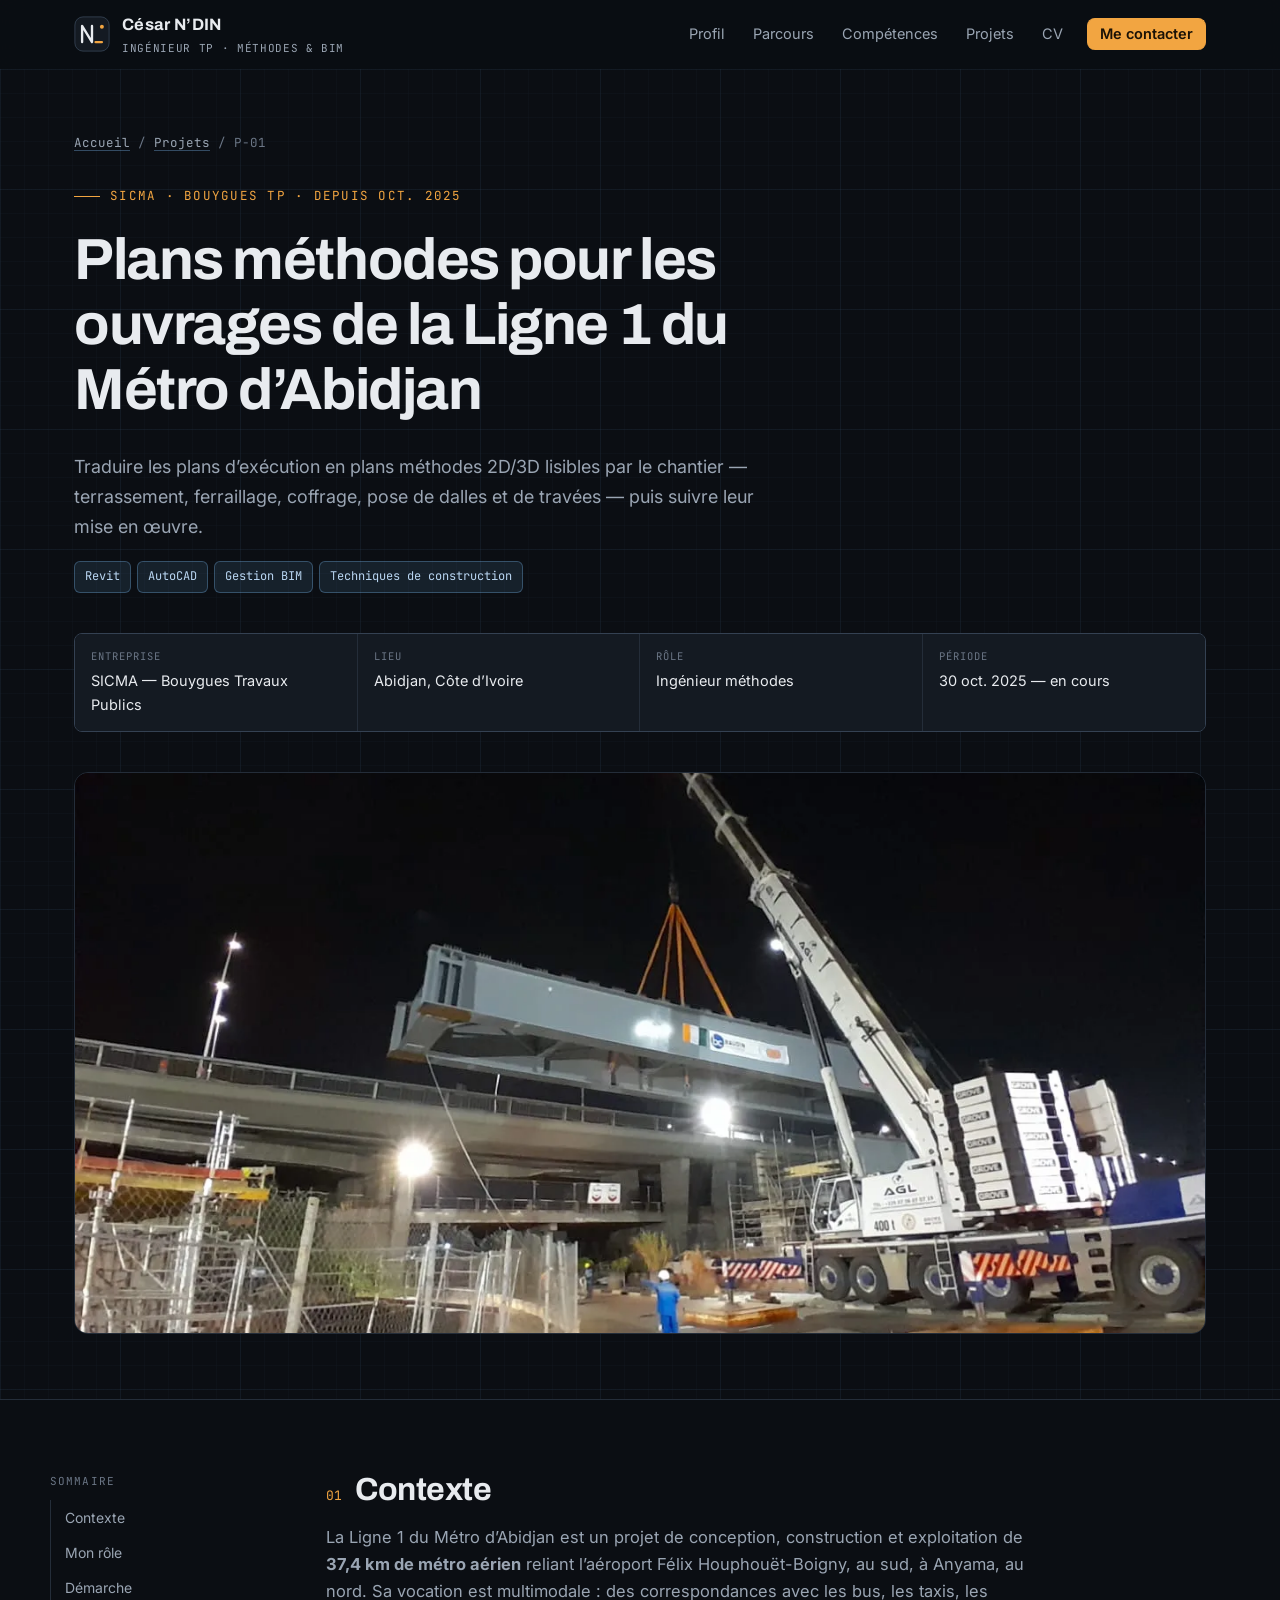
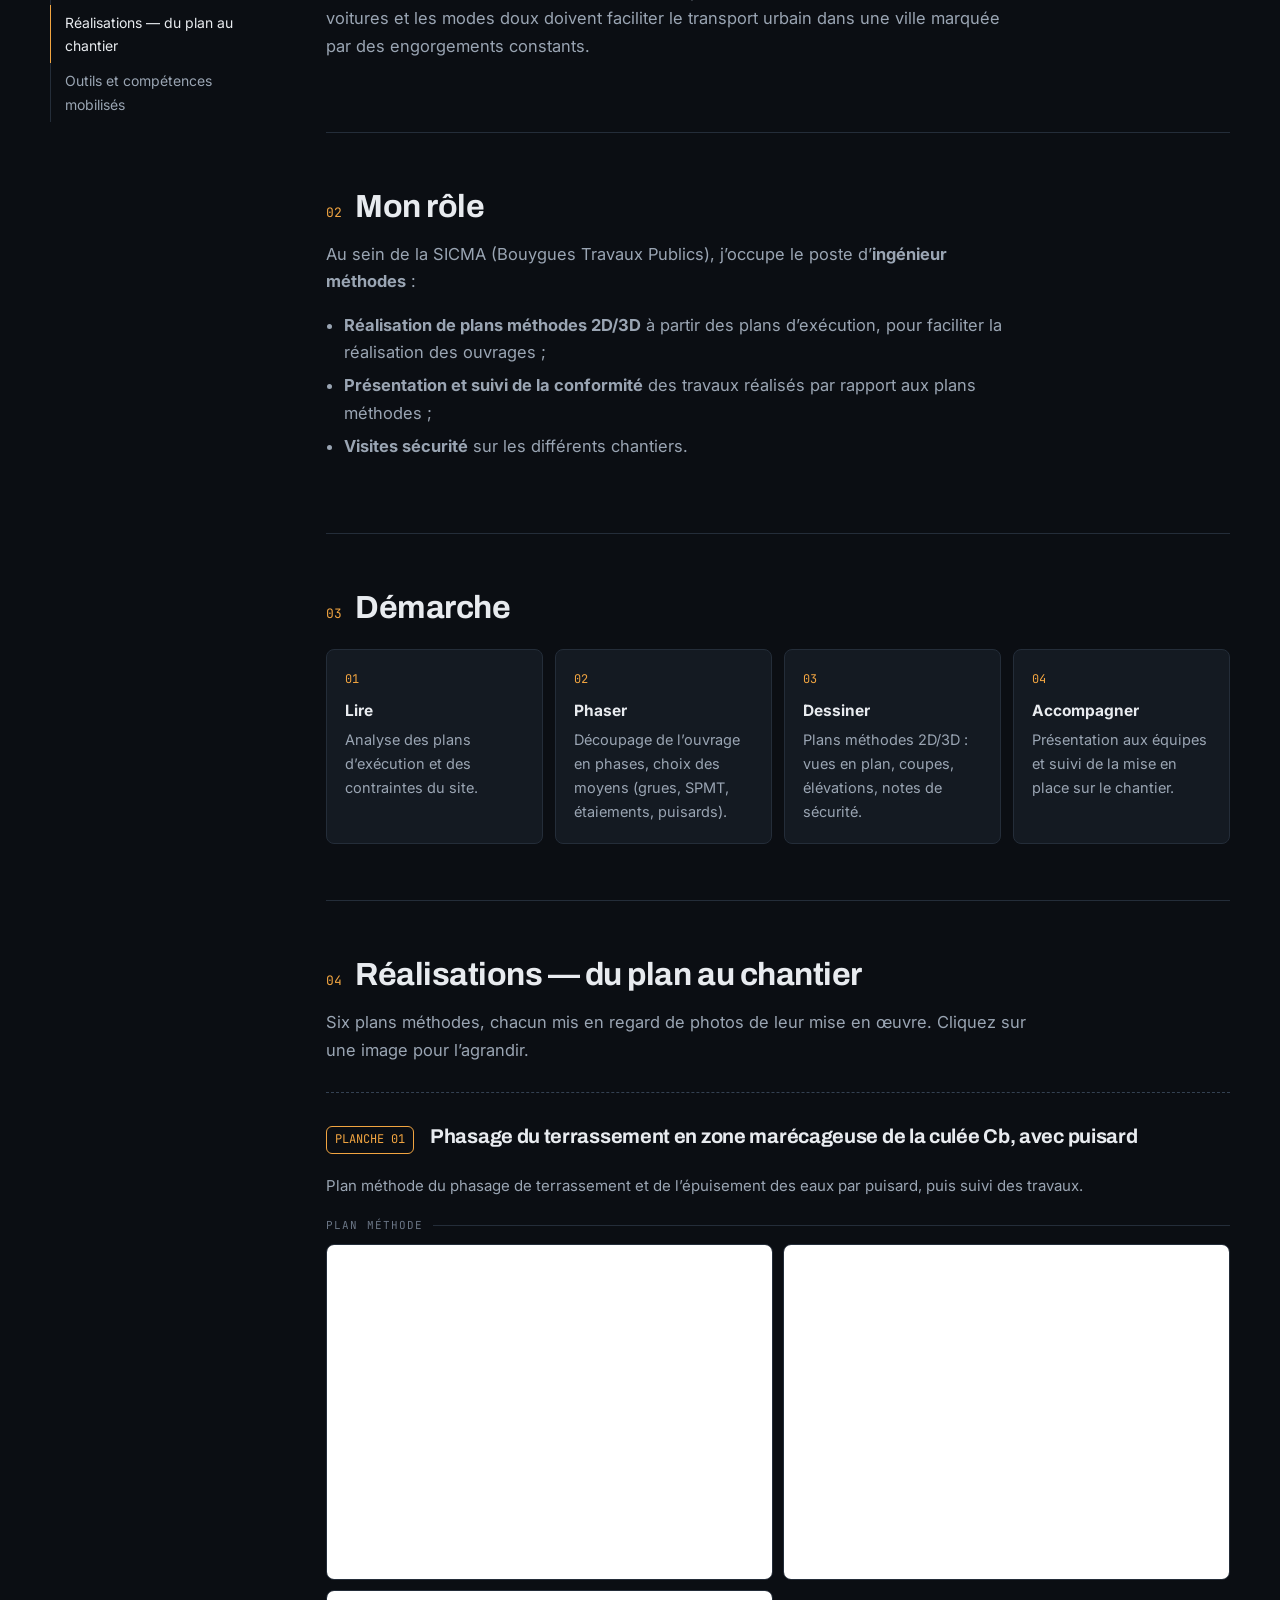
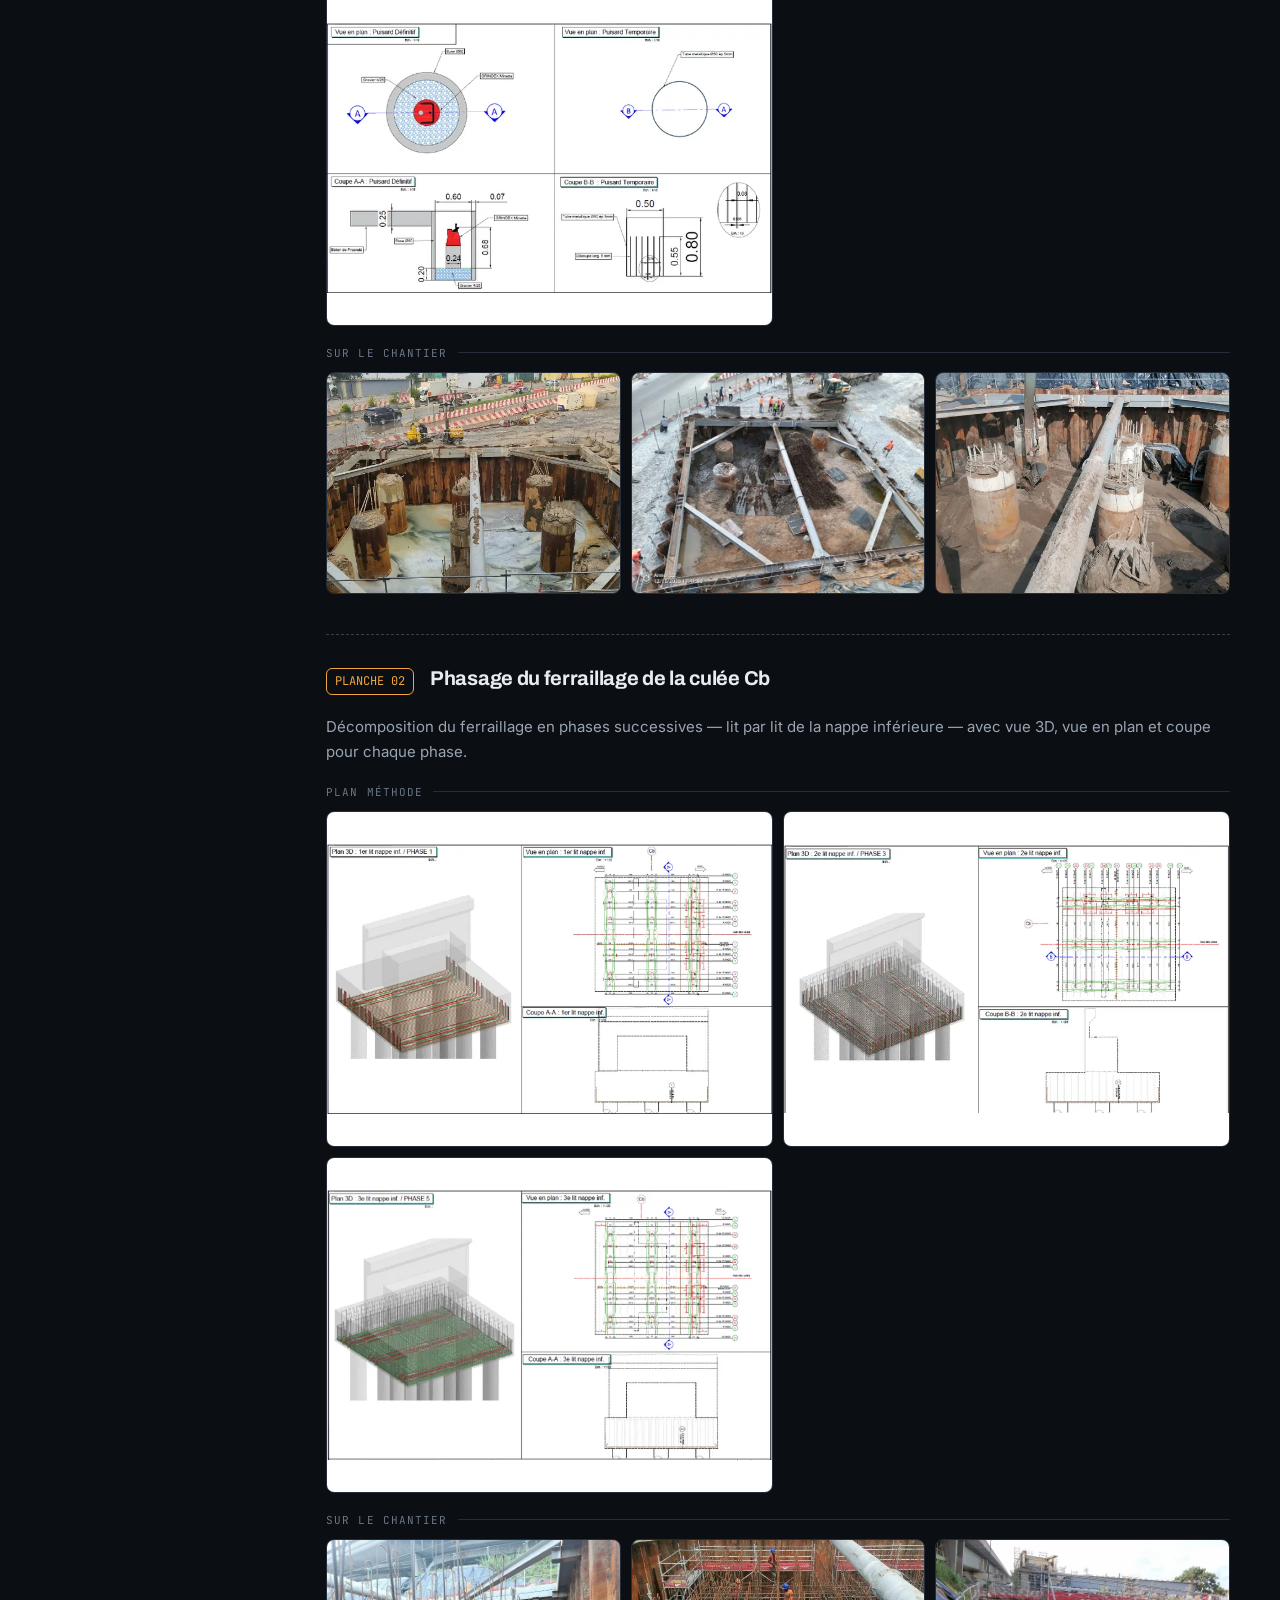
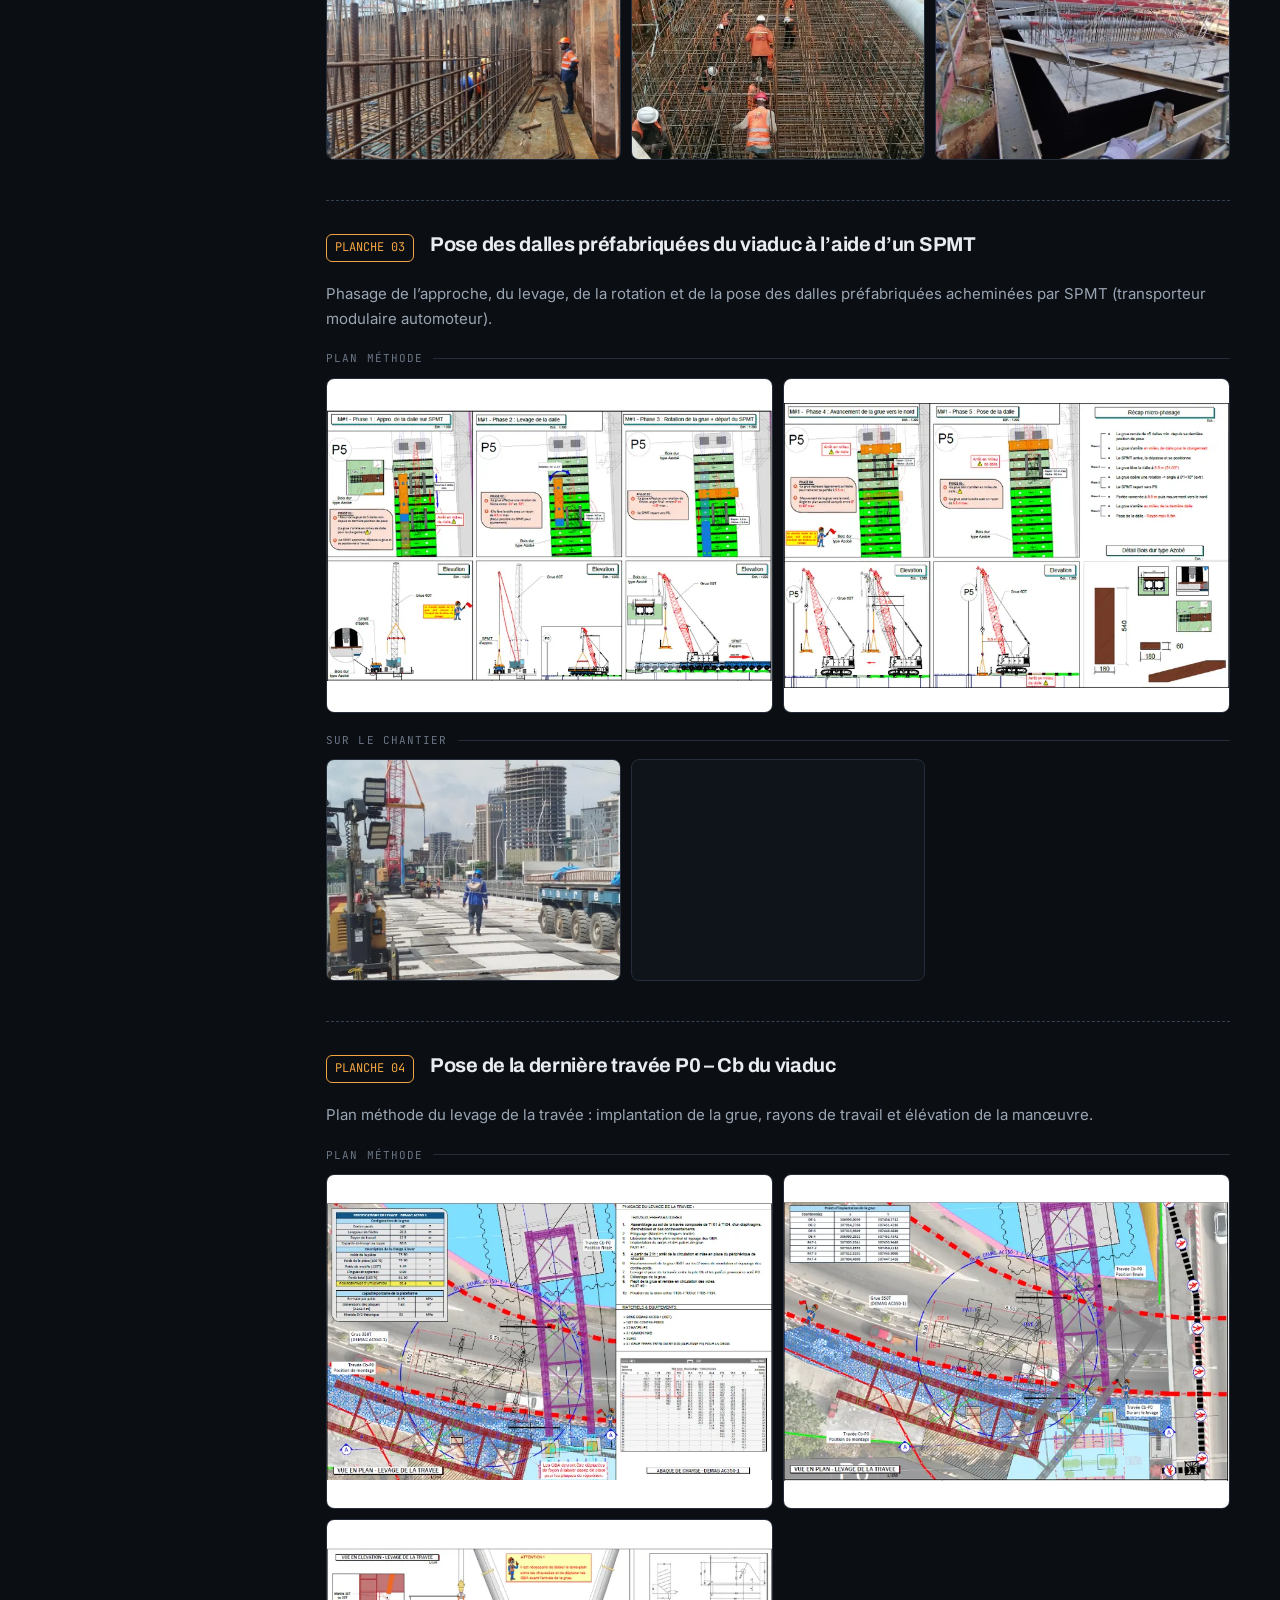
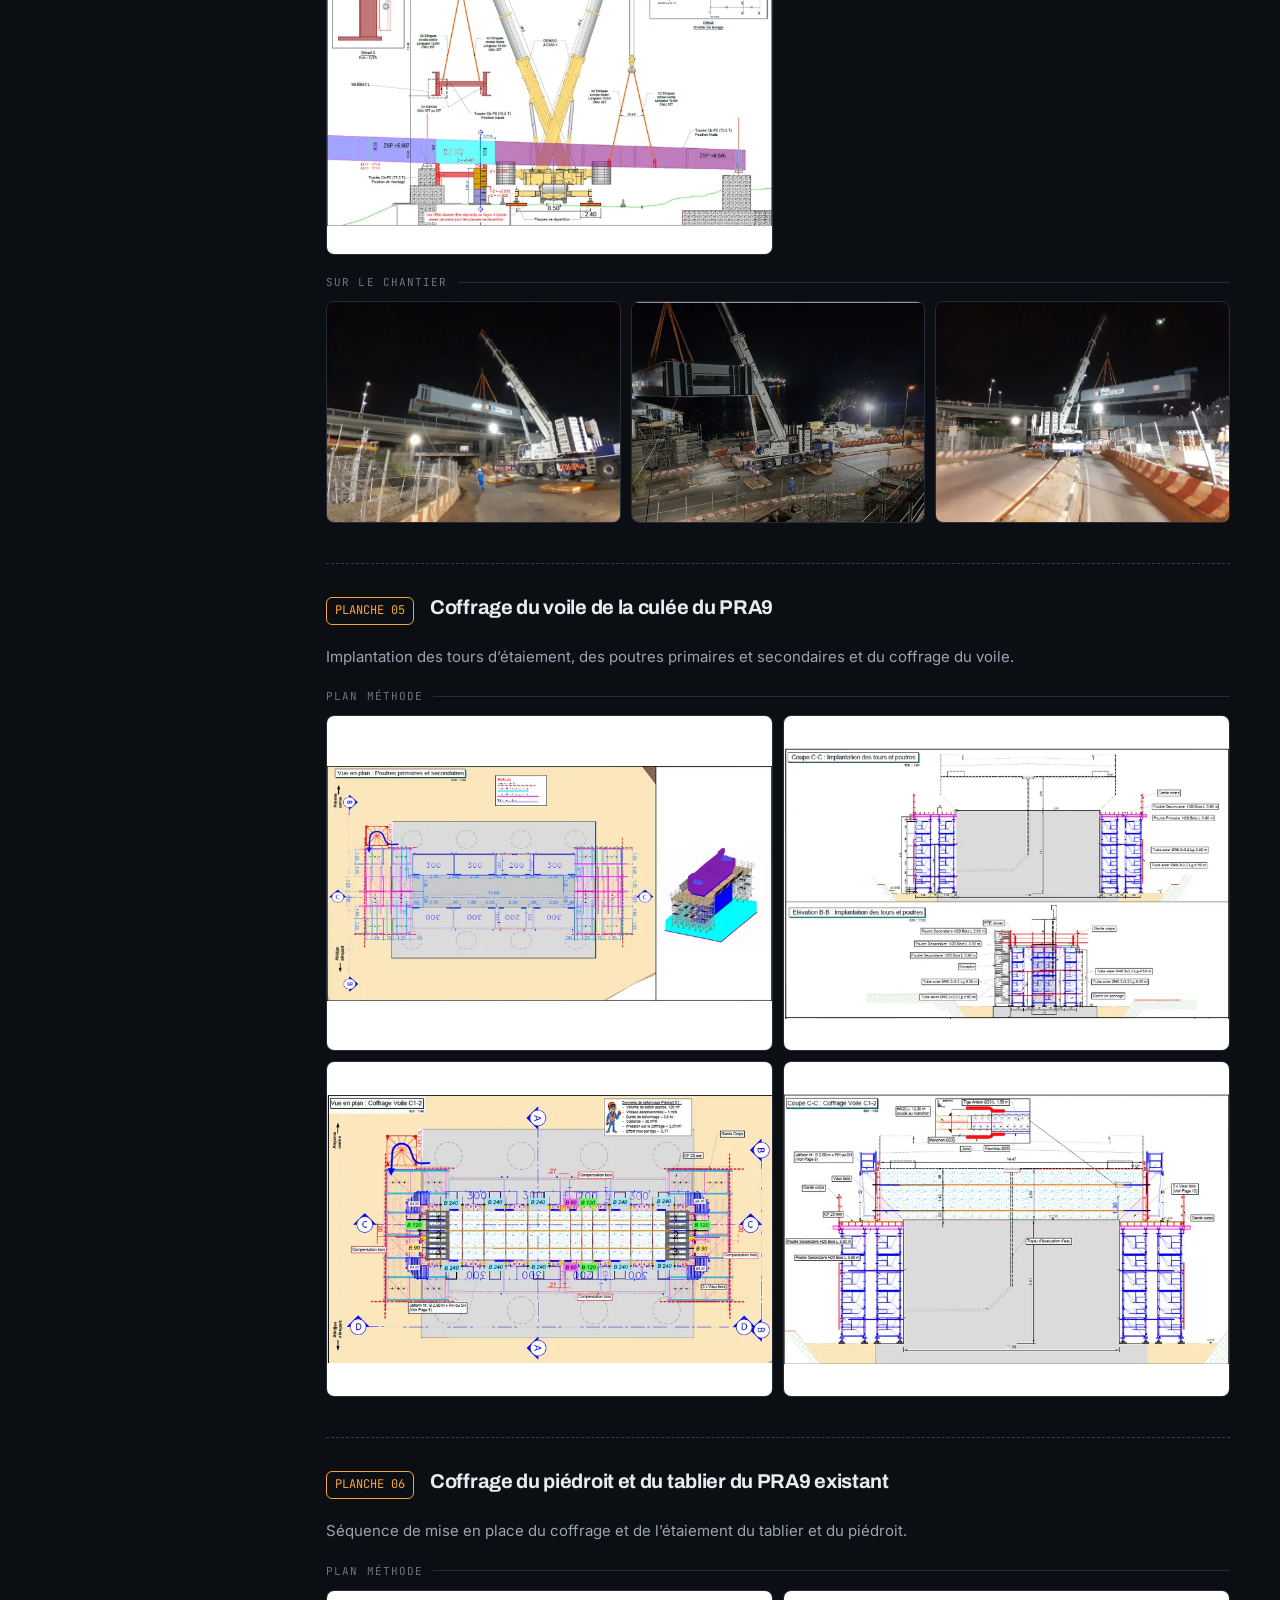
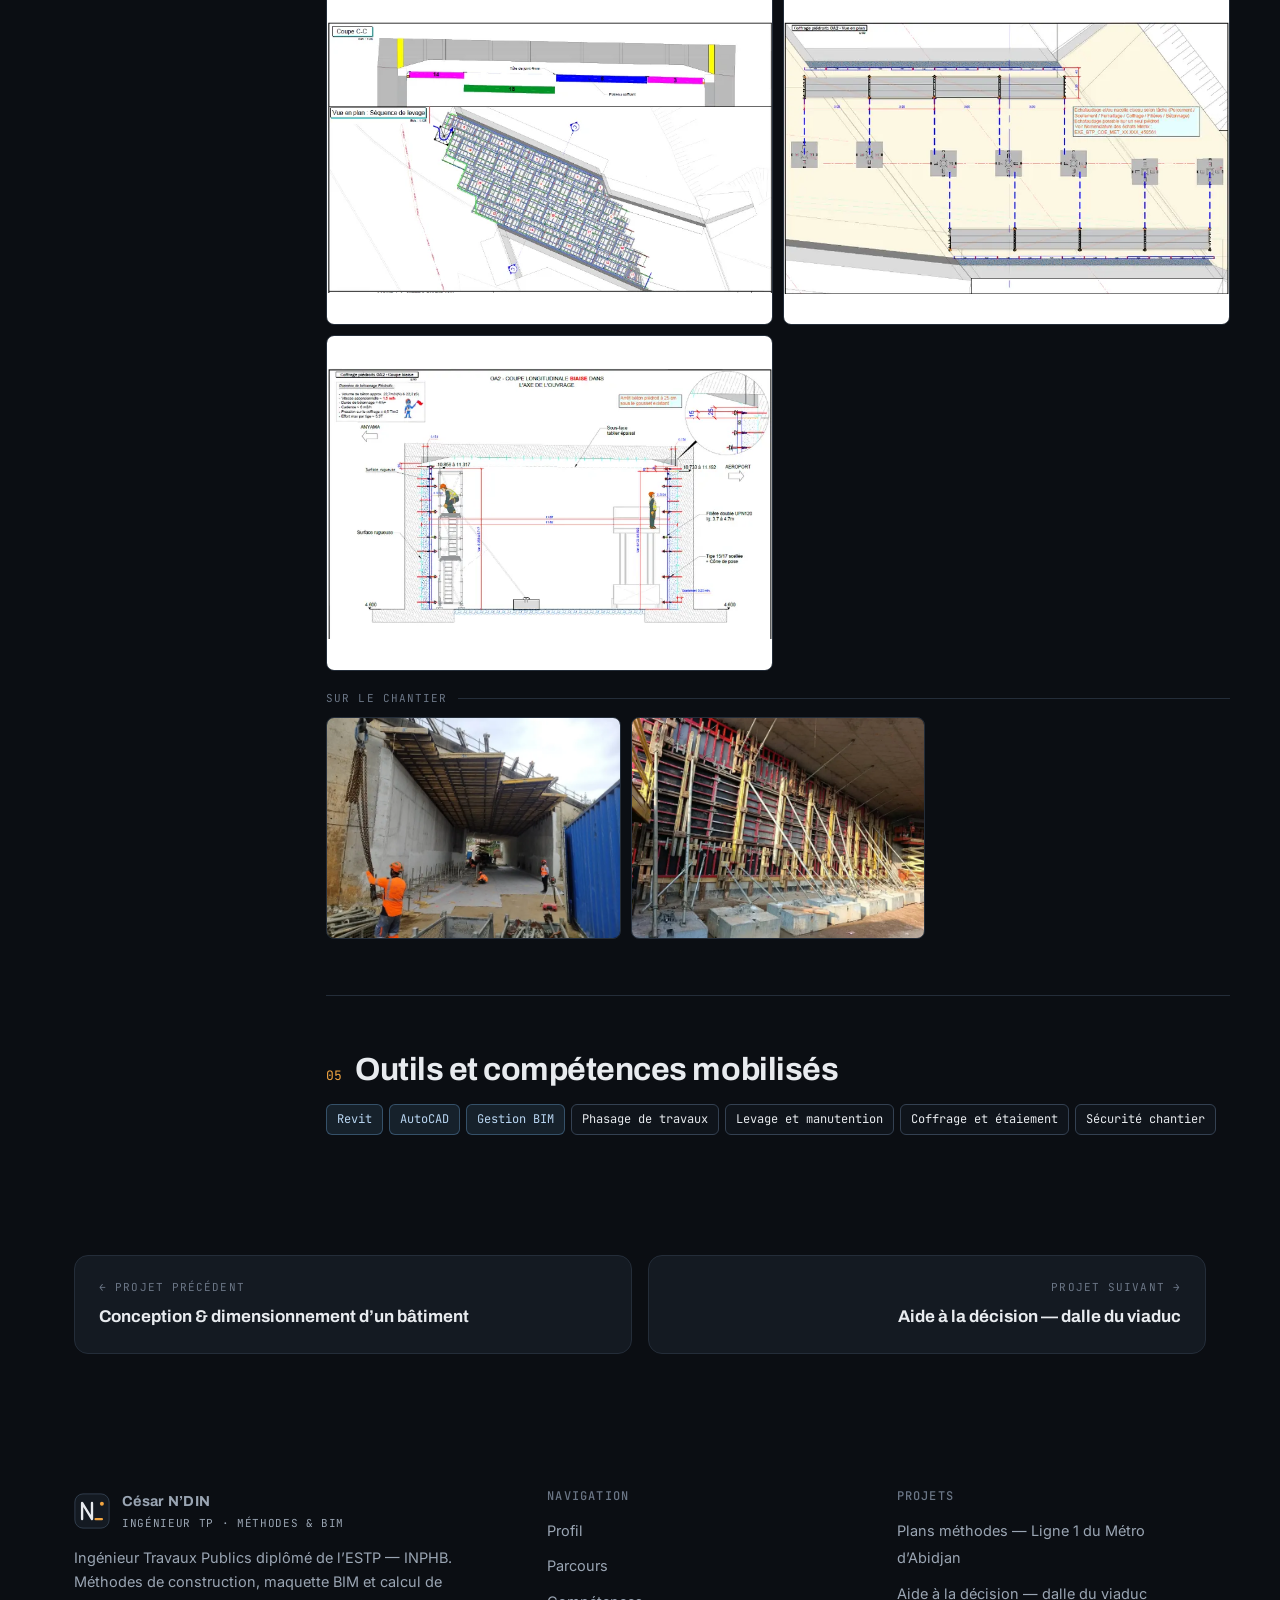
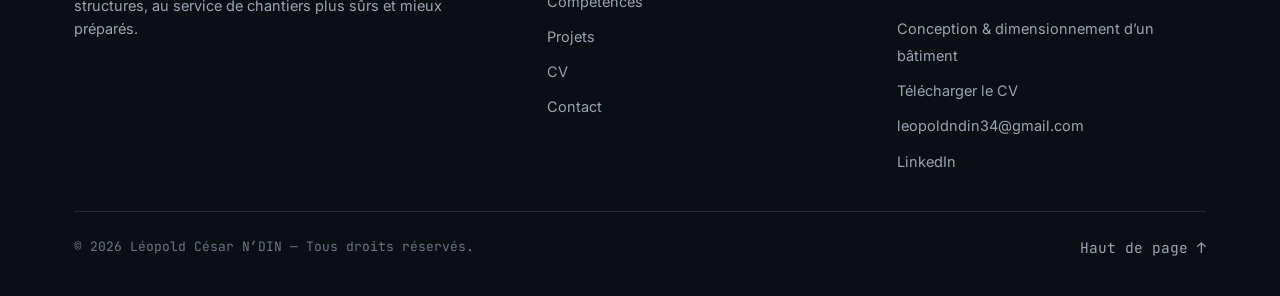
<file: projets/metro-abidjan-plans-methodes.html>
<!doctype html>
<html lang="fr" class="no-js">
<head>
<meta charset="utf-8">
<meta name="viewport" content="width=device-width, initial-scale=1">
<title>Plans méthodes — Ligne 1 du Métro d’Abidjan — Léopold César N’DIN</title>
<meta name="description" content="Plans méthodes 2D/3D réalisés pour la Ligne 1 du Métro d’Abidjan : terrassement, ferraillage, coffrage, pose de dalles préfabriquées et de travées du viaduc.">
<meta name="author" content="Léopold César N’DIN">
<meta name="theme-color" content="#0b0e13">
<link rel="canonical" href="https://leopoldndin34-bot.github.io/projets/metro-abidjan-plans-methodes.html">
<meta property="og:type" content="website">
<meta property="og:locale" content="fr_FR">
<meta property="og:site_name" content="Léopold César N’DIN — Portfolio">
<meta property="og:title" content="Plans méthodes — Ligne 1 du Métro d’Abidjan — Léopold César N’DIN">
<meta property="og:description" content="Plans méthodes 2D/3D réalisés pour la Ligne 1 du Métro d’Abidjan : terrassement, ferraillage, coffrage, pose de dalles préfabriquées et de travées du viaduc.">
<meta property="og:url" content="https://leopoldndin34-bot.github.io/projets/metro-abidjan-plans-methodes.html">
<meta property="og:image" content="https://leopoldndin34-bot.github.io/assets/img/og-image.png">
<meta property="og:image:width" content="1200">
<meta property="og:image:height" content="630">
<meta name="twitter:card" content="summary_large_image">
<link rel="icon" href="../favicon.svg" type="image/svg+xml">
<link rel="icon" href="../favicon-32.png" sizes="32x32" type="image/png">
<link rel="apple-touch-icon" href="../apple-touch-icon.png">
<link rel="preconnect" href="https://fonts.googleapis.com"><link rel="preconnect" href="https://fonts.gstatic.com" crossorigin><link href="https://fonts.googleapis.com/css2?family=Archivo:wght@500;600;700;800&family=Inter:wght@400;500;600&family=JetBrains+Mono:wght@400;500&display=swap" rel="stylesheet">
<link rel="stylesheet" href="../assets/css/style.css">
<script type="application/ld+json">{"@context":"https://schema.org","@type":"CreativeWork","name":"Plans méthodes pour les ouvrages de la Ligne 1 du Métro d’Abidjan","description":"Plans méthodes 2D/3D réalisés pour la Ligne 1 du Métro d’Abidjan : terrassement, ferraillage, coffrage, pose de dalles préfabriquées et de travées du viaduc.","author":{"@type":"Person","name":"Léopold César N’DIN","url":"https://leopoldndin34-bot.github.io/"},"url":"https://leopoldndin34-bot.github.io/projets/metro-abidjan-plans-methodes.html"}</script>
</head>
<body>
<a class="skip-link" href="#contenu">Aller au contenu</a>
<div class="progress" aria-hidden="true"></div>
<header class="site-header">
  <nav class="container nav" aria-label="Navigation principale">
    <a class="brand" href="../index.html" aria-label="Accueil — Léopold César N’DIN"><svg class="brand-mark" viewBox="0 0 40 40" aria-hidden="true"><rect x="1" y="1" width="38" height="38" rx="9" fill="#141a22" stroke="#344152"/><path d="M9 29V11l11 18V11" fill="none" stroke="#e8ebef" stroke-width="2.6" stroke-linecap="round" stroke-linejoin="round"/><path d="M24 29h7" stroke="#f2a541" stroke-width="2.6" stroke-linecap="round"/><circle cx="31" cy="12" r="2.2" fill="#f2a541"/></svg><span>César N’DIN<small>Ingénieur TP · Méthodes &amp; BIM</small></span></a>
    <button class="menu-btn" aria-expanded="false" aria-controls="menu" aria-label="Ouvrir le menu"><span></span><span></span><span></span></button>
    <ul class="nav-links" id="menu">
      <li><a href="../index.html#profil">Profil</a></li><li><a href="../index.html#parcours">Parcours</a></li><li><a href="../index.html#competences">Compétences</a></li><li><a href="../index.html#projets">Projets</a></li><li><a href="../index.html#cv">CV</a></li>
      <li class="nav-cta"><a class="btn btn-primary btn-sm" href="../index.html#contact">Me contacter</a></li>
    </ul>
  </nav>
</header>

<main id="contenu">
  <section class="case-hero grid-bg">
    <div class="container">
      <p class="crumbs"><a href="../index.html">Accueil</a> / <a href="../index.html#projets">Projets</a> / P-01</p>
      <p class="eyebrow">SICMA · Bouygues TP · Depuis oct. 2025</p>
      <h1>Plans méthodes pour les ouvrages de la Ligne 1 du Métro d’Abidjan</h1>
      <p class="summary">Traduire les plans d’exécution en plans méthodes 2D/3D lisibles par le chantier — terrassement, ferraillage, coffrage, pose de dalles et de travées — puis suivre leur mise en œuvre.</p>
      <div class="chips" style="margin-top:20px"><span class="chip steel">Revit</span><span class="chip steel">AutoCAD</span><span class="chip steel">Gestion BIM</span><span class="chip steel">Techniques de construction</span></div>
      <dl class="spec"><div><dt>Entreprise</dt><dd>SICMA — Bouygues Travaux Publics</dd></div><div><dt>Lieu</dt><dd>Abidjan, Côte d’Ivoire</dd></div><div><dt>Rôle</dt><dd>Ingénieur méthodes</dd></div><div><dt>Période</dt><dd>30 oct. 2025 — en cours</dd></div></dl>
      <figure class="case-cover" style="margin-left:0;margin-right:0"><img src="../assets/img/projets/metro-abidjan-plans-methodes/travee-chantier-1.webp" width="1280" height="960" alt="Levage de nuit d’une travée du viaduc par grue mobile"></figure>
    </div>
  </section>
  <div class="container case-layout">
    <nav class="toc" aria-label="Sommaire du projet"><p>Sommaire</p><ol><li><a href="#contexte">Contexte</a></li><li><a href="#role">Mon rôle</a></li><li><a href="#demarche">Démarche</a></li><li><a href="#realisations">Réalisations — du plan au chantier</a></li><li><a href="#outils">Outils et compétences mobilisés</a></li></ol></nav>
    <div><section class="case-section" id="contexte" aria-labelledby="h-contexte"><h2 id="h-contexte"><small>01</small>Contexte</h2><p>La Ligne 1 du Métro d’Abidjan est un projet de conception, construction et exploitation de <strong>37,4 km de métro aérien</strong> reliant l’aéroport Félix Houphouët-Boigny, au sud, à Anyama, au nord. Sa vocation est multimodale : des correspondances avec les bus, les taxis, les voitures et les modes doux doivent faciliter le transport urbain dans une ville marquée par des engorgements constants.</p></section><section class="case-section" id="role" aria-labelledby="h-role"><h2 id="h-role"><small>02</small>Mon rôle</h2><p>Au sein de la SICMA (Bouygues Travaux Publics), j’occupe le poste d’<strong>ingénieur méthodes</strong> :</p><ul><li><strong>Réalisation de plans méthodes 2D/3D</strong> à partir des plans d’exécution, pour faciliter la réalisation des ouvrages ;</li><li><strong>Présentation et suivi de la conformité</strong> des travaux réalisés par rapport aux plans méthodes ;</li><li><strong>Visites sécurité</strong> sur les différents chantiers.</li></ul></section><section class="case-section" id="demarche" aria-labelledby="h-demarche"><h2 id="h-demarche"><small>03</small>Démarche</h2><ol class="steps"><li><strong>Lire</strong>Analyse des plans d’exécution et des contraintes du site.</li><li><strong>Phaser</strong>Découpage de l’ouvrage en phases, choix des moyens (grues, SPMT, étaiements, puisards).</li><li><strong>Dessiner</strong>Plans méthodes 2D/3D : vues en plan, coupes, élévations, notes de sécurité.</li><li><strong>Accompagner</strong>Présentation aux équipes et suivi de la mise en place sur le chantier.</li></ol></section><section class="case-section" id="realisations" aria-labelledby="h-realisations"><h2 id="h-realisations"><small>04</small>Réalisations — du plan au chantier</h2><p>Six plans méthodes, chacun mis en regard de photos de leur mise en œuvre. Cliquez sur une image pour l’agrandir.</p><div class="plate reveal"><div class="plate-head"><span class="no">PLANCHE 01</span><h3>Phasage du terrassement en zone marécageuse de la culée Cb, avec puisard</h3><p>Plan méthode du phasage de terrassement et de l’épuisement des eaux par puisard, puis suivi des travaux.</p></div><p class="gal-label">Plan méthode</p><div class="gallery wide"><button type="button" class="plan" data-full="../assets/img/projets/metro-abidjan-plans-methodes/terrassement-plan-1.webp" data-caption="Vue en plan et coupe du terrassement de la culée Cb" aria-label="Agrandir : Vue en plan et coupe du terrassement de la culée Cb"><figure style="margin:0;height:100%"><img src="../assets/img/projets/metro-abidjan-plans-methodes/terrassement-plan-1-720.webp" srcset="../assets/img/projets/metro-abidjan-plans-methodes/terrassement-plan-1-720.webp 720w, ../assets/img/projets/metro-abidjan-plans-methodes/terrassement-plan-1.webp 797w" sizes="(max-width: 700px) 50vw, 300px" width="797" height="480" alt="Vue en plan et coupe du terrassement de la culée Cb" loading="lazy" decoding="async"><figcaption>Vue en plan et coupe du terrassement de la culée Cb</figcaption></figure></button><button type="button" class="plan" data-full="../assets/img/projets/metro-abidjan-plans-methodes/terrassement-plan-2.webp" data-caption="Phasage du terrassement avec engins et puisard" aria-label="Agrandir : Phasage du terrassement avec engins et puisard"><figure style="margin:0;height:100%"><img src="../assets/img/projets/metro-abidjan-plans-methodes/terrassement-plan-2-720.webp" srcset="../assets/img/projets/metro-abidjan-plans-methodes/terrassement-plan-2-720.webp 720w, ../assets/img/projets/metro-abidjan-plans-methodes/terrassement-plan-2.webp 771w" sizes="(max-width: 700px) 50vw, 300px" width="771" height="499" alt="Phasage du terrassement avec engins et puisard" loading="lazy" decoding="async"><figcaption>Phasage du terrassement avec engins et puisard</figcaption></figure></button><button type="button" class="plan" data-full="../assets/img/projets/metro-abidjan-plans-methodes/terrassement-puisard.webp" data-caption="Détail des puisards définitif et temporaire" aria-label="Agrandir : Détail des puisards définitif et temporaire"><figure style="margin:0;height:100%"><img src="../assets/img/projets/metro-abidjan-plans-methodes/terrassement-puisard-720.webp" srcset="../assets/img/projets/metro-abidjan-plans-methodes/terrassement-puisard-720.webp 720w, ../assets/img/projets/metro-abidjan-plans-methodes/terrassement-puisard.webp 788w" sizes="(max-width: 700px) 50vw, 300px" width="788" height="477" alt="Détail des puisards définitif et temporaire" loading="lazy" decoding="async"><figcaption>Détail des puisards définitif et temporaire</figcaption></figure></button></div><p class="gal-label">Sur le chantier</p><div class="gallery"><button type="button" class="" data-full="../assets/img/projets/metro-abidjan-plans-methodes/terrassement-chantier-1.webp" data-caption="Fouille blindée de la culée Cb et têtes de pieux" aria-label="Agrandir : Fouille blindée de la culée Cb et têtes de pieux"><figure style="margin:0;height:100%"><img src="../assets/img/projets/metro-abidjan-plans-methodes/terrassement-chantier-1.webp" width="522" height="515" alt="Fouille blindée de la culée Cb et têtes de pieux" loading="lazy" decoding="async"><figcaption>Fouille blindée de la culée Cb et têtes de pieux</figcaption></figure></button><button type="button" class="" data-full="../assets/img/projets/metro-abidjan-plans-methodes/terrassement-chantier-2.webp" data-caption="Vue d’ensemble de la fouille étayée" aria-label="Agrandir : Vue d’ensemble de la fouille étayée"><figure style="margin:0;height:100%"><img src="../assets/img/projets/metro-abidjan-plans-methodes/terrassement-chantier-2.webp" width="694" height="521" alt="Vue d’ensemble de la fouille étayée" loading="lazy" decoding="async"><figcaption>Vue d’ensemble de la fouille étayée</figcaption></figure></button><button type="button" class="" data-full="../assets/img/projets/metro-abidjan-plans-methodes/terrassement-chantier-3.webp" data-caption="Fond de fouille et têtes de pieux" aria-label="Agrandir : Fond de fouille et têtes de pieux"><figure style="margin:0;height:100%"><img src="../assets/img/projets/metro-abidjan-plans-methodes/terrassement-chantier-3-720.webp" srcset="../assets/img/projets/metro-abidjan-plans-methodes/terrassement-chantier-3-720.webp 720w, ../assets/img/projets/metro-abidjan-plans-methodes/terrassement-chantier-3.webp 1280w" sizes="(max-width: 700px) 50vw, 300px" width="1280" height="720" alt="Fond de fouille et têtes de pieux" loading="lazy" decoding="async"><figcaption>Fond de fouille et têtes de pieux</figcaption></figure></button></div></div><div class="plate reveal"><div class="plate-head"><span class="no">PLANCHE 02</span><h3>Phasage du ferraillage de la culée Cb</h3><p>Décomposition du ferraillage en phases successives — lit par lit de la nappe inférieure — avec vue 3D, vue en plan et coupe pour chaque phase.</p></div><p class="gal-label">Plan méthode</p><div class="gallery wide"><button type="button" class="plan" data-full="../assets/img/projets/metro-abidjan-plans-methodes/ferraillage-phase-1.webp" data-caption="Phase 1 — 1er lit de la nappe inférieure" aria-label="Agrandir : Phase 1 — 1er lit de la nappe inférieure"><figure style="margin:0;height:100%"><img src="../assets/img/projets/metro-abidjan-plans-methodes/ferraillage-phase-1-720.webp" srcset="../assets/img/projets/metro-abidjan-plans-methodes/ferraillage-phase-1-720.webp 720w, ../assets/img/projets/metro-abidjan-plans-methodes/ferraillage-phase-1.webp 775w" sizes="(max-width: 700px) 50vw, 300px" width="775" height="470" alt="Phase 1 — 1er lit de la nappe inférieure" loading="lazy" decoding="async"><figcaption>Phase 1 — 1er lit de la nappe inférieure</figcaption></figure></button><button type="button" class="plan" data-full="../assets/img/projets/metro-abidjan-plans-methodes/ferraillage-phase-3.webp" data-caption="Phase 3 — 2e lit de la nappe inférieure" aria-label="Agrandir : Phase 3 — 2e lit de la nappe inférieure"><figure style="margin:0;height:100%"><img src="../assets/img/projets/metro-abidjan-plans-methodes/ferraillage-phase-3-720.webp" srcset="../assets/img/projets/metro-abidjan-plans-methodes/ferraillage-phase-3-720.webp 720w, ../assets/img/projets/metro-abidjan-plans-methodes/ferraillage-phase-3.webp 777w" sizes="(max-width: 700px) 50vw, 300px" width="777" height="468" alt="Phase 3 — 2e lit de la nappe inférieure" loading="lazy" decoding="async"><figcaption>Phase 3 — 2e lit de la nappe inférieure</figcaption></figure></button><button type="button" class="plan" data-full="../assets/img/projets/metro-abidjan-plans-methodes/ferraillage-phase-5.webp" data-caption="Phase 5 — 3e lit de la nappe inférieure" aria-label="Agrandir : Phase 5 — 3e lit de la nappe inférieure"><figure style="margin:0;height:100%"><img src="../assets/img/projets/metro-abidjan-plans-methodes/ferraillage-phase-5-720.webp" srcset="../assets/img/projets/metro-abidjan-plans-methodes/ferraillage-phase-5-720.webp 720w, ../assets/img/projets/metro-abidjan-plans-methodes/ferraillage-phase-5.webp 763w" sizes="(max-width: 700px) 50vw, 300px" width="763" height="463" alt="Phase 5 — 3e lit de la nappe inférieure" loading="lazy" decoding="async"><figcaption>Phase 5 — 3e lit de la nappe inférieure</figcaption></figure></button></div><p class="gal-label">Sur le chantier</p><div class="gallery"><button type="button" class="" data-full="../assets/img/projets/metro-abidjan-plans-methodes/ferraillage-chantier-1.webp" data-caption="Mise en place des armatures en fond de fouille" aria-label="Agrandir : Mise en place des armatures en fond de fouille"><figure style="margin:0;height:100%"><img src="../assets/img/projets/metro-abidjan-plans-methodes/ferraillage-chantier-1.webp" width="666" height="502" alt="Mise en place des armatures en fond de fouille" loading="lazy" decoding="async"><figcaption>Mise en place des armatures en fond de fouille</figcaption></figure></button><button type="button" class="" data-full="../assets/img/projets/metro-abidjan-plans-methodes/ferraillage-chantier-2.webp" data-caption="Équipes sur la nappe d’armatures" aria-label="Agrandir : Équipes sur la nappe d’armatures"><figure style="margin:0;height:100%"><img src="../assets/img/projets/metro-abidjan-plans-methodes/ferraillage-chantier-2.webp" width="463" height="616" alt="Équipes sur la nappe d’armatures" loading="lazy" decoding="async"><figcaption>Équipes sur la nappe d’armatures</figcaption></figure></button><button type="button" class="" data-full="../assets/img/projets/metro-abidjan-plans-methodes/ferraillage-chantier-3.webp" data-caption="Vue de la culée en cours de ferraillage" aria-label="Agrandir : Vue de la culée en cours de ferraillage"><figure style="margin:0;height:100%"><img src="../assets/img/projets/metro-abidjan-plans-methodes/ferraillage-chantier-3.webp" width="608" height="608" alt="Vue de la culée en cours de ferraillage" loading="lazy" decoding="async"><figcaption>Vue de la culée en cours de ferraillage</figcaption></figure></button></div></div><div class="plate reveal"><div class="plate-head"><span class="no">PLANCHE 03</span><h3>Pose des dalles préfabriquées du viaduc à l’aide d’un SPMT</h3><p>Phasage de l’approche, du levage, de la rotation et de la pose des dalles préfabriquées acheminées par SPMT (transporteur modulaire automoteur).</p></div><p class="gal-label">Plan méthode</p><div class="gallery wide"><button type="button" class="plan" data-full="../assets/img/projets/metro-abidjan-plans-methodes/spmt-phasage-1.webp" data-caption="Phases 1 à 3 : approche, levage et rotation de la dalle" aria-label="Agrandir : Phases 1 à 3 : approche, levage et rotation de la dalle"><figure style="margin:0;height:100%"><img src="../assets/img/projets/metro-abidjan-plans-methodes/spmt-phasage-1-720.webp" srcset="../assets/img/projets/metro-abidjan-plans-methodes/spmt-phasage-1-720.webp 720w, ../assets/img/projets/metro-abidjan-plans-methodes/spmt-phasage-1.webp 851w" sizes="(max-width: 700px) 50vw, 300px" width="851" height="518" alt="Phases 1 à 3 : approche, levage et rotation de la dalle" loading="lazy" decoding="async"><figcaption>Phases 1 à 3 : approche, levage et rotation de la dalle</figcaption></figure></button><button type="button" class="plan" data-full="../assets/img/projets/metro-abidjan-plans-methodes/spmt-phasage-2.webp" data-caption="Phases 4 et 5 : avancement de la grue et pose de la dalle" aria-label="Agrandir : Phases 4 et 5 : avancement de la grue et pose de la dalle"><figure style="margin:0;height:100%"><img src="../assets/img/projets/metro-abidjan-plans-methodes/spmt-phasage-2-720.webp" srcset="../assets/img/projets/metro-abidjan-plans-methodes/spmt-phasage-2-720.webp 720w, ../assets/img/projets/metro-abidjan-plans-methodes/spmt-phasage-2.webp 792w" sizes="(max-width: 700px) 50vw, 300px" width="792" height="506" alt="Phases 4 et 5 : avancement de la grue et pose de la dalle" loading="lazy" decoding="async"><figcaption>Phases 4 et 5 : avancement de la grue et pose de la dalle</figcaption></figure></button></div><p class="gal-label">Sur le chantier</p><div class="gallery"><button type="button" class="" data-full="../assets/img/projets/metro-abidjan-plans-methodes/spmt-chantier-1.webp" data-caption="Dalles préfabriquées posées sur le tablier" aria-label="Agrandir : Dalles préfabriquées posées sur le tablier"><figure style="margin:0;height:100%"><img src="../assets/img/projets/metro-abidjan-plans-methodes/spmt-chantier-1-720.webp" srcset="../assets/img/projets/metro-abidjan-plans-methodes/spmt-chantier-1-720.webp 720w, ../assets/img/projets/metro-abidjan-plans-methodes/spmt-chantier-1.webp 810w" sizes="(max-width: 700px) 50vw, 300px" width="810" height="1080" alt="Dalles préfabriquées posées sur le tablier" loading="lazy" decoding="async"><figcaption>Dalles préfabriquées posées sur le tablier</figcaption></figure></button><button type="button" class="" data-full="../assets/img/projets/metro-abidjan-plans-methodes/spmt-chantier-2.webp" data-caption="Levage d’une dalle préfabriquée sur le viaduc" aria-label="Agrandir : Levage d’une dalle préfabriquée sur le viaduc"><figure style="margin:0;height:100%"><img src="../assets/img/projets/metro-abidjan-plans-methodes/spmt-chantier-2-720.webp" srcset="../assets/img/projets/metro-abidjan-plans-methodes/spmt-chantier-2-720.webp 720w, ../assets/img/projets/metro-abidjan-plans-methodes/spmt-chantier-2.webp 810w" sizes="(max-width: 700px) 50vw, 300px" width="810" height="1080" alt="Levage d’une dalle préfabriquée sur le viaduc" loading="lazy" decoding="async"><figcaption>Levage d’une dalle préfabriquée sur le viaduc</figcaption></figure></button></div></div><div class="plate reveal"><div class="plate-head"><span class="no">PLANCHE 04</span><h3>Pose de la dernière travée P0 – Cb du viaduc</h3><p>Plan méthode du levage de la travée : implantation de la grue, rayons de travail et élévation de la manœuvre.</p></div><p class="gal-label">Plan méthode</p><div class="gallery wide"><button type="button" class="plan" data-full="../assets/img/projets/metro-abidjan-plans-methodes/travee-levage-plan-1.webp" data-caption="Vue en plan du levage de la travée" aria-label="Agrandir : Vue en plan du levage de la travée"><figure style="margin:0;height:100%"><img src="../assets/img/projets/metro-abidjan-plans-methodes/travee-levage-plan-1.webp" width="603" height="375" alt="Vue en plan du levage de la travée" loading="lazy" decoding="async"><figcaption>Vue en plan du levage de la travée</figcaption></figure></button><button type="button" class="plan" data-full="../assets/img/projets/metro-abidjan-plans-methodes/travee-levage-plan-2.webp" data-caption="Vue en plan — position finale de la grue" aria-label="Agrandir : Vue en plan — position finale de la grue"><figure style="margin:0;height:100%"><img src="../assets/img/projets/metro-abidjan-plans-methodes/travee-levage-plan-2-720.webp" srcset="../assets/img/projets/metro-abidjan-plans-methodes/travee-levage-plan-2-720.webp 720w, ../assets/img/projets/metro-abidjan-plans-methodes/travee-levage-plan-2.webp 820w" sizes="(max-width: 700px) 50vw, 300px" width="820" height="514" alt="Vue en plan — position finale de la grue" loading="lazy" decoding="async"><figcaption>Vue en plan — position finale de la grue</figcaption></figure></button><button type="button" class="plan" data-full="../assets/img/projets/metro-abidjan-plans-methodes/travee-levage-elevation.webp" data-caption="Vue en élévation du levage de la travée" aria-label="Agrandir : Vue en élévation du levage de la travée"><figure style="margin:0;height:100%"><img src="../assets/img/projets/metro-abidjan-plans-methodes/travee-levage-elevation-720.webp" srcset="../assets/img/projets/metro-abidjan-plans-methodes/travee-levage-elevation-720.webp 720w, ../assets/img/projets/metro-abidjan-plans-methodes/travee-levage-elevation.webp 874w" sizes="(max-width: 700px) 50vw, 300px" width="874" height="546" alt="Vue en élévation du levage de la travée" loading="lazy" decoding="async"><figcaption>Vue en élévation du levage de la travée</figcaption></figure></button></div><p class="gal-label">Sur le chantier</p><div class="gallery"><button type="button" class="" data-full="../assets/img/projets/metro-abidjan-plans-methodes/travee-chantier-1.webp" data-caption="Levage de nuit de la travée" aria-label="Agrandir : Levage de nuit de la travée"><figure style="margin:0;height:100%"><img src="../assets/img/projets/metro-abidjan-plans-methodes/travee-chantier-1-720.webp" srcset="../assets/img/projets/metro-abidjan-plans-methodes/travee-chantier-1-720.webp 720w, ../assets/img/projets/metro-abidjan-plans-methodes/travee-chantier-1.webp 1280w" sizes="(max-width: 700px) 50vw, 300px" width="1280" height="960" alt="Levage de nuit de la travée" loading="lazy" decoding="async"><figcaption>Levage de nuit de la travée</figcaption></figure></button><button type="button" class="" data-full="../assets/img/projets/metro-abidjan-plans-methodes/travee-chantier-2.webp" data-caption="Travée suspendue avant pose" aria-label="Agrandir : Travée suspendue avant pose"><figure style="margin:0;height:100%"><img src="../assets/img/projets/metro-abidjan-plans-methodes/travee-chantier-2-720.webp" srcset="../assets/img/projets/metro-abidjan-plans-methodes/travee-chantier-2-720.webp 720w, ../assets/img/projets/metro-abidjan-plans-methodes/travee-chantier-2.webp 864w" sizes="(max-width: 700px) 50vw, 300px" width="864" height="481" alt="Travée suspendue avant pose" loading="lazy" decoding="async"><figcaption>Travée suspendue avant pose</figcaption></figure></button><button type="button" class="" data-full="../assets/img/projets/metro-abidjan-plans-methodes/travee-chantier-3.webp" data-caption="Grue mobile en position de levage" aria-label="Agrandir : Grue mobile en position de levage"><figure style="margin:0;height:100%"><img src="../assets/img/projets/metro-abidjan-plans-methodes/travee-chantier-3.webp" width="663" height="497" alt="Grue mobile en position de levage" loading="lazy" decoding="async"><figcaption>Grue mobile en position de levage</figcaption></figure></button></div></div><div class="plate reveal"><div class="plate-head"><span class="no">PLANCHE 05</span><h3>Coffrage du voile de la culée du PRA9</h3><p>Implantation des tours d’étaiement, des poutres primaires et secondaires et du coffrage du voile.</p></div><p class="gal-label">Plan méthode</p><div class="gallery wide"><button type="button" class="plan" data-full="../assets/img/projets/metro-abidjan-plans-methodes/pra9-voile-poutres.webp" data-caption="Vue en plan — poutres primaires et secondaires" aria-label="Agrandir : Vue en plan — poutres primaires et secondaires"><figure style="margin:0;height:100%"><img src="../assets/img/projets/metro-abidjan-plans-methodes/pra9-voile-poutres-720.webp" srcset="../assets/img/projets/metro-abidjan-plans-methodes/pra9-voile-poutres-720.webp 720w, ../assets/img/projets/metro-abidjan-plans-methodes/pra9-voile-poutres.webp 799w" sizes="(max-width: 700px) 50vw, 300px" width="799" height="423" alt="Vue en plan — poutres primaires et secondaires" loading="lazy" decoding="async"><figcaption>Vue en plan — poutres primaires et secondaires</figcaption></figure></button><button type="button" class="plan" data-full="../assets/img/projets/metro-abidjan-plans-methodes/pra9-voile-tours.webp" data-caption="Coupe et élévation — implantation des tours et poutres" aria-label="Agrandir : Coupe et élévation — implantation des tours et poutres"><figure style="margin:0;height:100%"><img src="../assets/img/projets/metro-abidjan-plans-methodes/pra9-voile-tours-720.webp" srcset="../assets/img/projets/metro-abidjan-plans-methodes/pra9-voile-tours-720.webp 720w, ../assets/img/projets/metro-abidjan-plans-methodes/pra9-voile-tours.webp 763w" sizes="(max-width: 700px) 50vw, 300px" width="763" height="466" alt="Coupe et élévation — implantation des tours et poutres" loading="lazy" decoding="async"><figcaption>Coupe et élévation — implantation des tours et poutres</figcaption></figure></button><button type="button" class="plan" data-full="../assets/img/projets/metro-abidjan-plans-methodes/pra9-voile-coffrage-plan.webp" data-caption="Vue en plan — coffrage du voile" aria-label="Agrandir : Vue en plan — coffrage du voile"><figure style="margin:0;height:100%"><img src="../assets/img/projets/metro-abidjan-plans-methodes/pra9-voile-coffrage-plan-720.webp" srcset="../assets/img/projets/metro-abidjan-plans-methodes/pra9-voile-coffrage-plan-720.webp 720w, ../assets/img/projets/metro-abidjan-plans-methodes/pra9-voile-coffrage-plan.webp 995w" sizes="(max-width: 700px) 50vw, 300px" width="995" height="600" alt="Vue en plan — coffrage du voile" loading="lazy" decoding="async"><figcaption>Vue en plan — coffrage du voile</figcaption></figure></button><button type="button" class="plan" data-full="../assets/img/projets/metro-abidjan-plans-methodes/pra9-voile-coffrage-coupe.webp" data-caption="Coupe — coffrage et étaiement du voile" aria-label="Agrandir : Coupe — coffrage et étaiement du voile"><figure style="margin:0;height:100%"><img src="../assets/img/projets/metro-abidjan-plans-methodes/pra9-voile-coffrage-coupe-720.webp" srcset="../assets/img/projets/metro-abidjan-plans-methodes/pra9-voile-coffrage-coupe-720.webp 720w, ../assets/img/projets/metro-abidjan-plans-methodes/pra9-voile-coffrage-coupe.webp 996w" sizes="(max-width: 700px) 50vw, 300px" width="996" height="604" alt="Coupe — coffrage et étaiement du voile" loading="lazy" decoding="async"><figcaption>Coupe — coffrage et étaiement du voile</figcaption></figure></button></div></div><div class="plate reveal"><div class="plate-head"><span class="no">PLANCHE 06</span><h3>Coffrage du piédroit et du tablier du PRA9 existant</h3><p>Séquence de mise en place du coffrage et de l’étaiement du tablier et du piédroit.</p></div><p class="gal-label">Plan méthode</p><div class="gallery wide"><button type="button" class="plan" data-full="../assets/img/projets/metro-abidjan-plans-methodes/pra9-tablier-sequence.webp" data-caption="Vue en plan — séquence de levage" aria-label="Agrandir : Vue en plan — séquence de levage"><figure style="margin:0;height:100%"><img src="../assets/img/projets/metro-abidjan-plans-methodes/pra9-tablier-sequence.webp" width="672" height="409" alt="Vue en plan — séquence de levage" loading="lazy" decoding="async"><figcaption>Vue en plan — séquence de levage</figcaption></figure></button><button type="button" class="plan" data-full="../assets/img/projets/metro-abidjan-plans-methodes/pra9-tablier-etaiement.webp" data-caption="Principe d’étaiement du tablier" aria-label="Agrandir : Principe d’étaiement du tablier"><figure style="margin:0;height:100%"><img src="../assets/img/projets/metro-abidjan-plans-methodes/pra9-tablier-etaiement-720.webp" srcset="../assets/img/projets/metro-abidjan-plans-methodes/pra9-tablier-etaiement-720.webp 720w, ../assets/img/projets/metro-abidjan-plans-methodes/pra9-tablier-etaiement.webp 744w" sizes="(max-width: 700px) 50vw, 300px" width="744" height="455" alt="Principe d’étaiement du tablier" loading="lazy" decoding="async"><figcaption>Principe d’étaiement du tablier</figcaption></figure></button><button type="button" class="plan" data-full="../assets/img/projets/metro-abidjan-plans-methodes/pra9-piedroit-coupe.webp" data-caption="Coupe longitudinale — coffrage du piédroit" aria-label="Agrandir : Coupe longitudinale — coffrage du piédroit"><figure style="margin:0;height:100%"><img src="../assets/img/projets/metro-abidjan-plans-methodes/pra9-piedroit-coupe-720.webp" srcset="../assets/img/projets/metro-abidjan-plans-methodes/pra9-piedroit-coupe-720.webp 720w, ../assets/img/projets/metro-abidjan-plans-methodes/pra9-piedroit-coupe.webp 775w" sizes="(max-width: 700px) 50vw, 300px" width="775" height="471" alt="Coupe longitudinale — coffrage du piédroit" loading="lazy" decoding="async"><figcaption>Coupe longitudinale — coffrage du piédroit</figcaption></figure></button></div><p class="gal-label">Sur le chantier</p><div class="gallery"><button type="button" class="" data-full="../assets/img/projets/metro-abidjan-plans-methodes/pra9-chantier-1.webp" data-caption="Mise en place du coffrage du tablier" aria-label="Agrandir : Mise en place du coffrage du tablier"><figure style="margin:0;height:100%"><img src="../assets/img/projets/metro-abidjan-plans-methodes/pra9-chantier-1-720.webp" srcset="../assets/img/projets/metro-abidjan-plans-methodes/pra9-chantier-1-720.webp 720w, ../assets/img/projets/metro-abidjan-plans-methodes/pra9-chantier-1.webp 747w" sizes="(max-width: 700px) 50vw, 300px" width="747" height="560" alt="Mise en place du coffrage du tablier" loading="lazy" decoding="async"><figcaption>Mise en place du coffrage du tablier</figcaption></figure></button><button type="button" class="" data-full="../assets/img/projets/metro-abidjan-plans-methodes/pra9-chantier-2.webp" data-caption="Coffrage et étaiement du piédroit" aria-label="Agrandir : Coffrage et étaiement du piédroit"><figure style="margin:0;height:100%"><img src="../assets/img/projets/metro-abidjan-plans-methodes/pra9-chantier-2-720.webp" srcset="../assets/img/projets/metro-abidjan-plans-methodes/pra9-chantier-2-720.webp 720w, ../assets/img/projets/metro-abidjan-plans-methodes/pra9-chantier-2.webp 1080w" sizes="(max-width: 700px) 50vw, 300px" width="1080" height="813" alt="Coffrage et étaiement du piédroit" loading="lazy" decoding="async"><figcaption>Coffrage et étaiement du piédroit</figcaption></figure></button></div></div></section><section class="case-section" id="outils" aria-labelledby="h-outils"><h2 id="h-outils"><small>05</small>Outils et compétences mobilisés</h2><div class="chips"><span class="chip steel">Revit</span><span class="chip steel">AutoCAD</span><span class="chip steel">Gestion BIM</span><span class="chip">Phasage de travaux</span><span class="chip">Levage et manutention</span><span class="chip">Coffrage et étaiement</span><span class="chip">Sécurité chantier</span></div></section></div>
  </div>
  <div class="container">
    <nav class="case-nav" aria-label="Autres projets">
      <a href="batiment-habitation.html"><small>← Projet précédent</small><strong>Conception &amp; dimensionnement d’un bâtiment</strong></a>
      <a class="next" href="pfe-aide-decision-dalle-viaduc.html"><small>Projet suivant →</small><strong>Aide à la décision — dalle du viaduc</strong></a>
    </nav>
  </div>
</main>
<footer class="site-footer">
  <div class="container">
    <div class="foot-grid">
      <div class="foot-about">
        <a class="brand" href="../index.html"><svg class="brand-mark" viewBox="0 0 40 40" aria-hidden="true"><rect x="1" y="1" width="38" height="38" rx="9" fill="#141a22" stroke="#344152"/><path d="M9 29V11l11 18V11" fill="none" stroke="#e8ebef" stroke-width="2.6" stroke-linecap="round" stroke-linejoin="round"/><path d="M24 29h7" stroke="#f2a541" stroke-width="2.6" stroke-linecap="round"/><circle cx="31" cy="12" r="2.2" fill="#f2a541"/></svg><span>César N’DIN<small>Ingénieur TP · Méthodes &amp; BIM</small></span></a>
        <p>Ingénieur Travaux Publics diplômé de l’ESTP — INPHB. Méthodes de construction, maquette BIM et calcul de structures, au service de chantiers plus sûrs et mieux préparés.</p>
      </div>
      <div><h4>Navigation</h4><ul><li><a href="../index.html#profil">Profil</a></li><li><a href="../index.html#parcours">Parcours</a></li><li><a href="../index.html#competences">Compétences</a></li><li><a href="../index.html#projets">Projets</a></li><li><a href="../index.html#cv">CV</a></li><li><a href="../index.html#contact">Contact</a></li></ul></div>
      <div><h4>Projets</h4><ul><li><a href="../projets/metro-abidjan-plans-methodes.html">Plans méthodes — Ligne 1 du Métro d’Abidjan</a></li><li><a href="../projets/pfe-aide-decision-dalle-viaduc.html">Aide à la décision — dalle du viaduc</a></li><li><a href="../projets/batiment-habitation.html">Conception &amp; dimensionnement d’un bâtiment</a></li><li><a href="../assets/docs/CV_Leopold_Cesar_NDIN.pdf" download>Télécharger le CV</a></li><li><a href="mailto:leopoldndin34@gmail.com">leopoldndin34@gmail.com</a></li><li><a href="https://www.linkedin.com/in/leopold-n-din-a68049248" rel="noopener" target="_blank">LinkedIn</a></li></ul></div>
    </div>
    <div class="foot-bottom"><span>© <span data-year>2026</span> Léopold César N’DIN — Tous droits réservés.</span><a class="to-top" href="#contenu">Haut de page ↑</a></div>
  </div>
</footer>
<script src="../assets/js/main.js" defer></script>
</body>
</html>
</file>
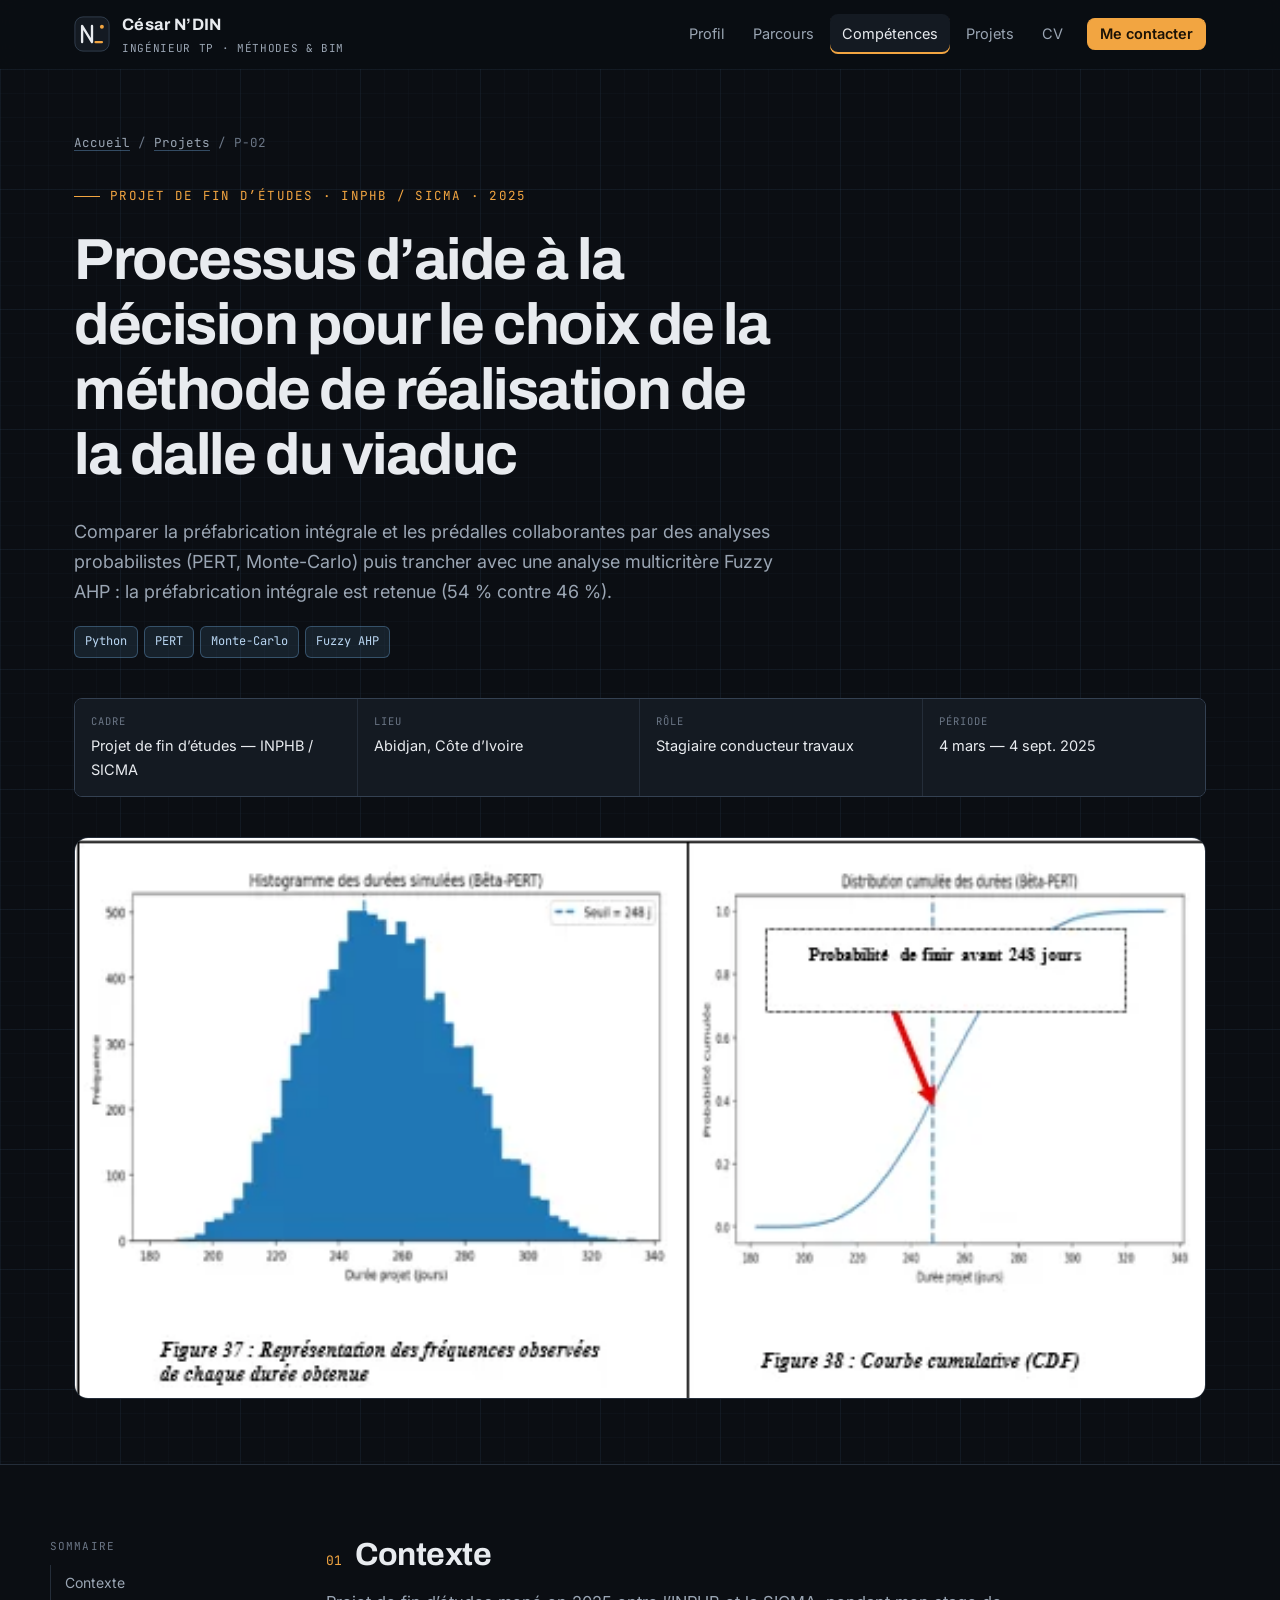
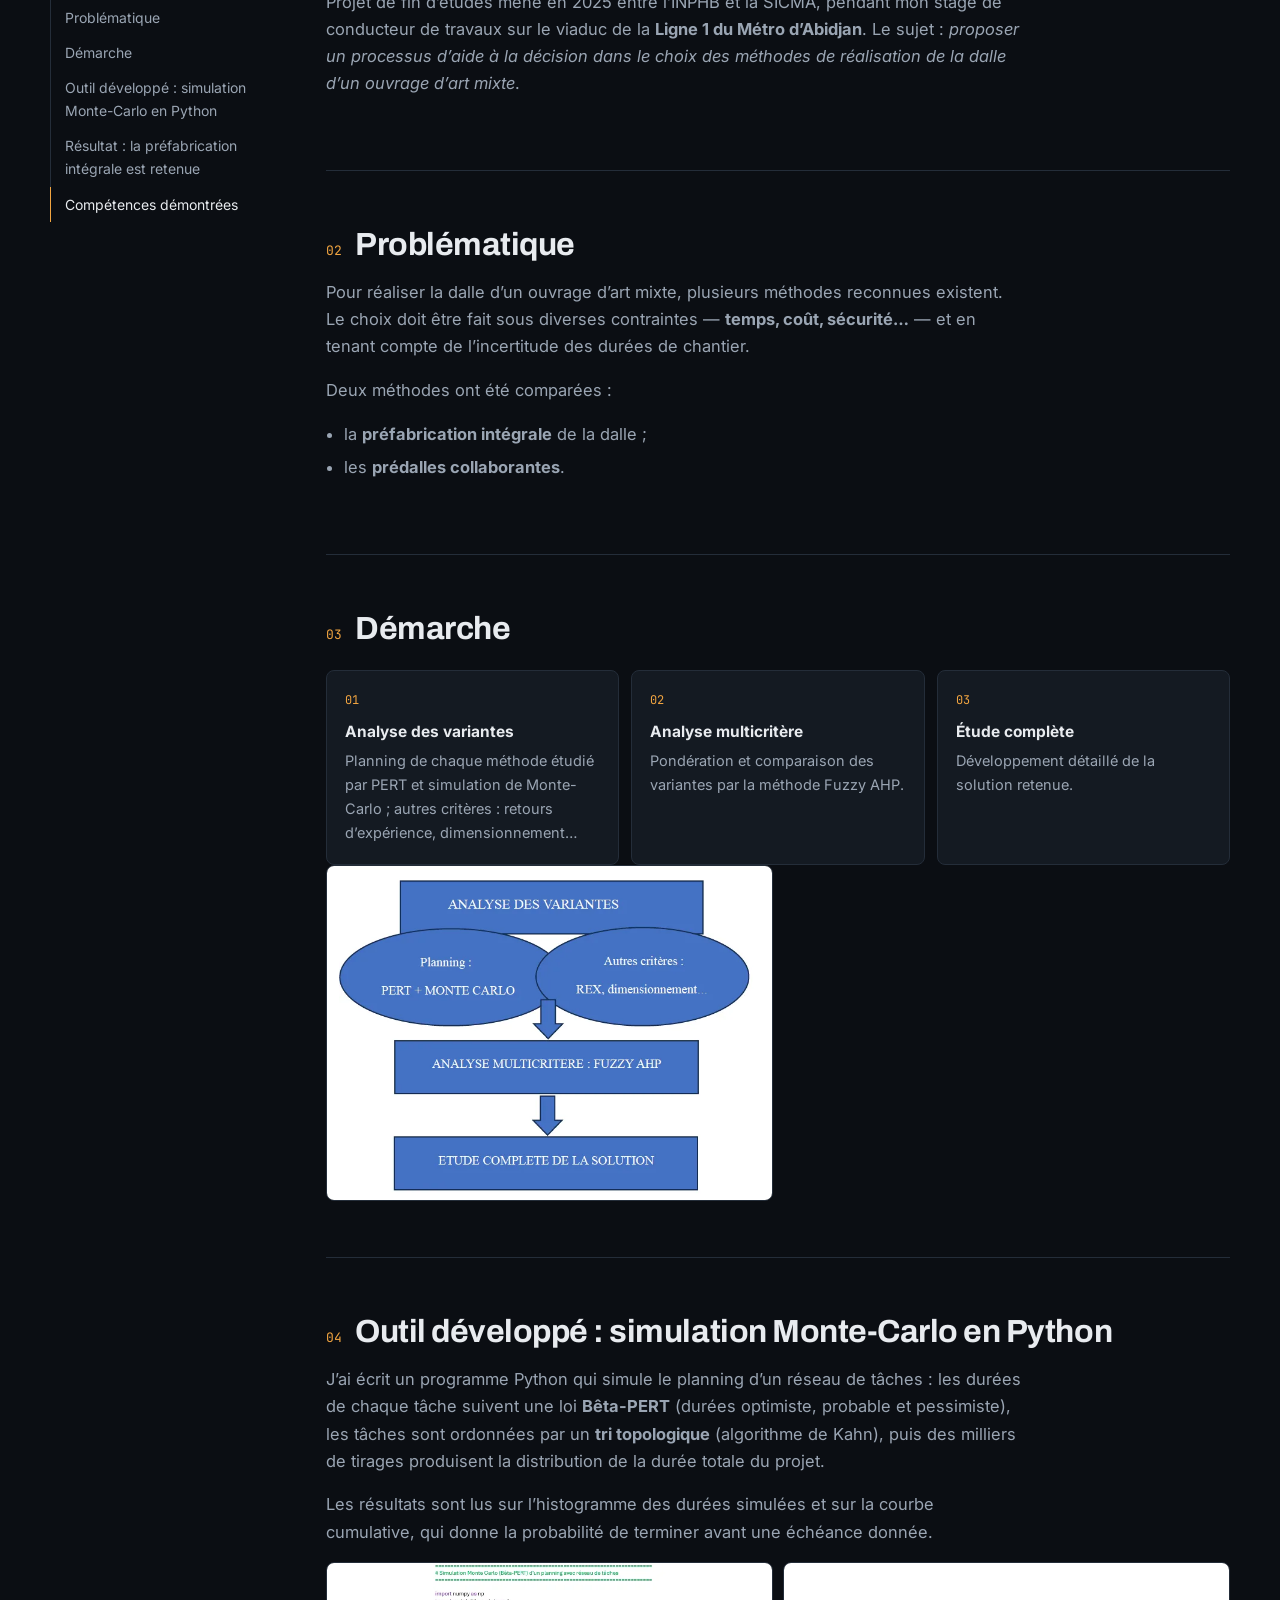
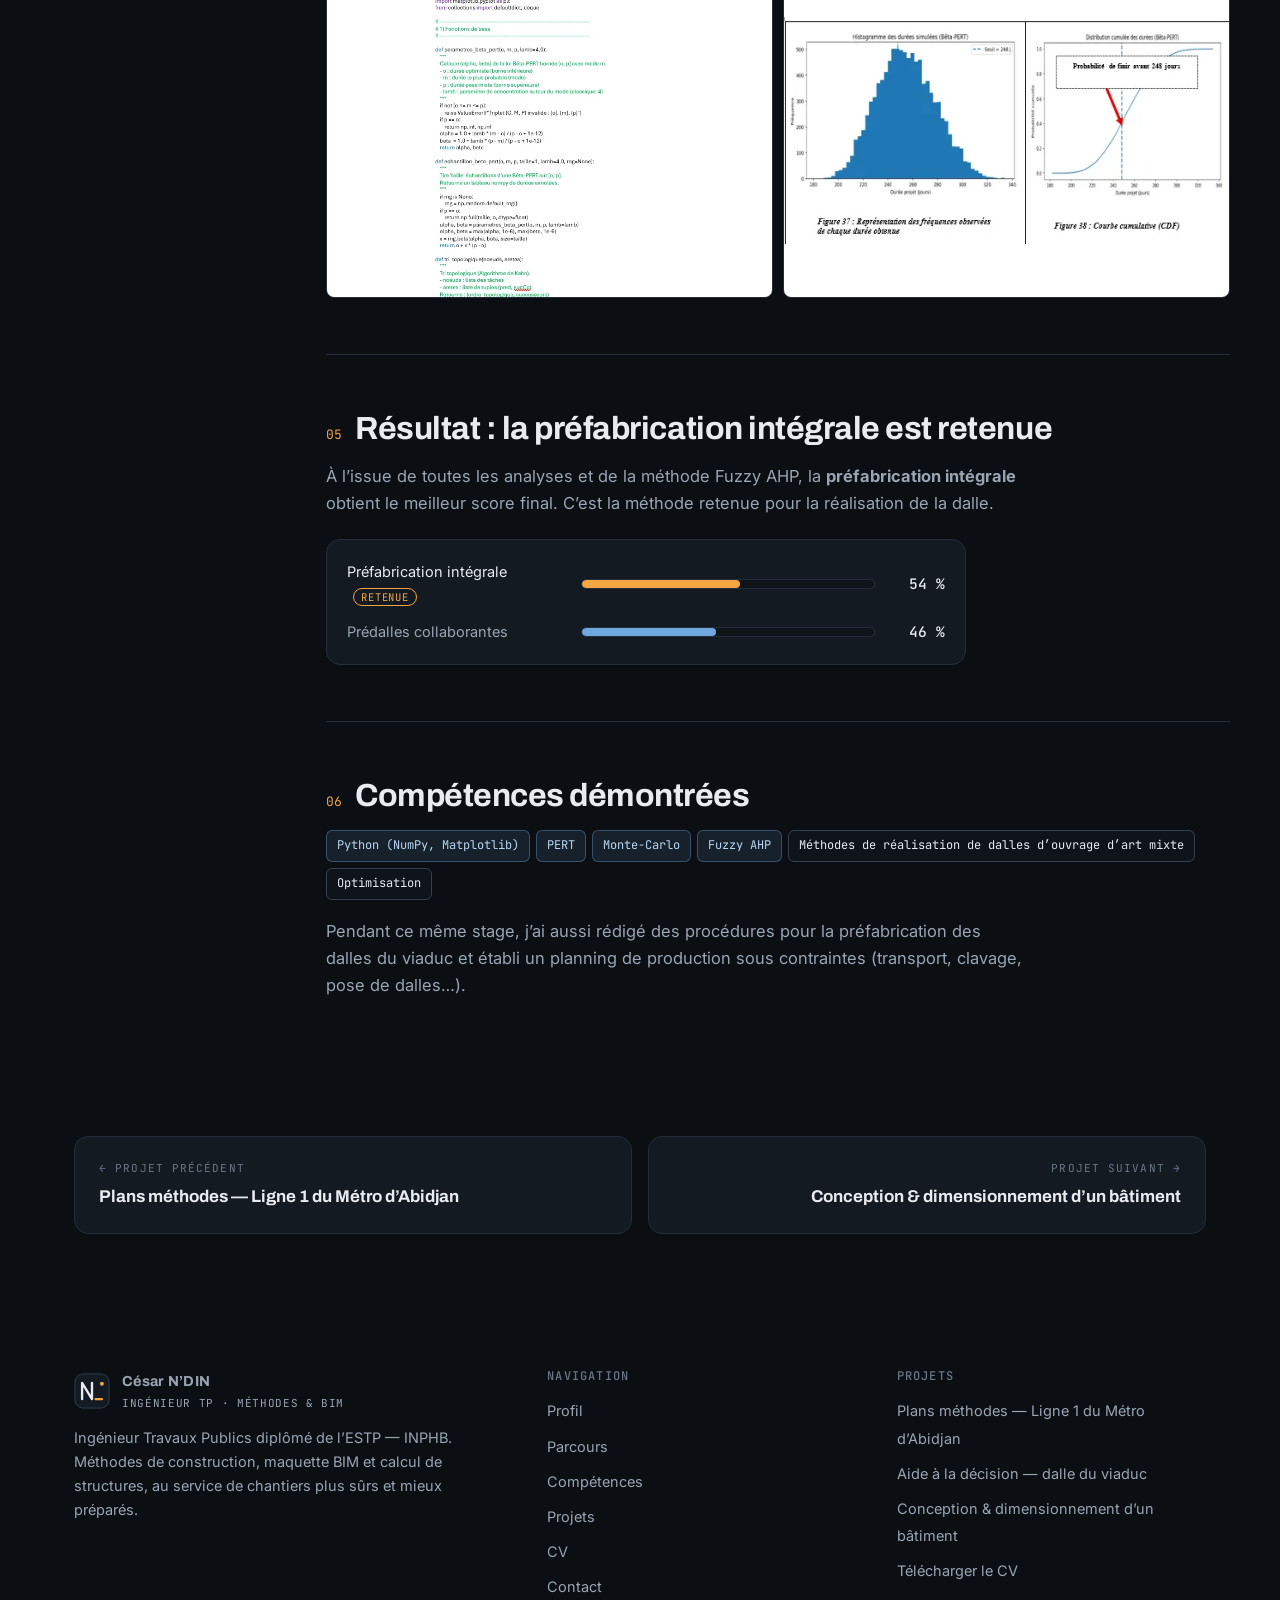
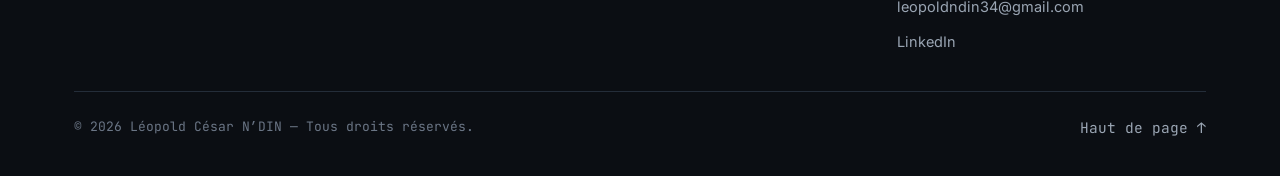
<file: projets/pfe-aide-decision-dalle-viaduc.html>
<!doctype html>
<html lang="fr" class="no-js">
<head>
<meta charset="utf-8">
<meta name="viewport" content="width=device-width, initial-scale=1">
<title>Aide à la décision — dalle du viaduc — Léopold César N’DIN</title>
<meta name="description" content="Projet de fin d’études : outil d’aide à la décision (PERT, Monte-Carlo, Fuzzy AHP) pour choisir la méthode de réalisation de la dalle du viaduc de la Ligne 1 du Métro d’Abidjan.">
<meta name="author" content="Léopold César N’DIN">
<meta name="theme-color" content="#0b0e13">
<link rel="canonical" href="https://leopoldndin34-bot.github.io/projets/pfe-aide-decision-dalle-viaduc.html">
<meta property="og:type" content="website">
<meta property="og:locale" content="fr_FR">
<meta property="og:site_name" content="Léopold César N’DIN — Portfolio">
<meta property="og:title" content="Aide à la décision — dalle du viaduc — Léopold César N’DIN">
<meta property="og:description" content="Projet de fin d’études : outil d’aide à la décision (PERT, Monte-Carlo, Fuzzy AHP) pour choisir la méthode de réalisation de la dalle du viaduc de la Ligne 1 du Métro d’Abidjan.">
<meta property="og:url" content="https://leopoldndin34-bot.github.io/projets/pfe-aide-decision-dalle-viaduc.html">
<meta property="og:image" content="https://leopoldndin34-bot.github.io/assets/img/og-image.png">
<meta property="og:image:width" content="1200">
<meta property="og:image:height" content="630">
<meta name="twitter:card" content="summary_large_image">
<link rel="icon" href="../favicon.svg" type="image/svg+xml">
<link rel="icon" href="../favicon-32.png" sizes="32x32" type="image/png">
<link rel="apple-touch-icon" href="../apple-touch-icon.png">
<link rel="preconnect" href="https://fonts.googleapis.com"><link rel="preconnect" href="https://fonts.gstatic.com" crossorigin><link href="https://fonts.googleapis.com/css2?family=Archivo:wght@500;600;700;800&family=Inter:wght@400;500;600&family=JetBrains+Mono:wght@400;500&display=swap" rel="stylesheet">
<link rel="stylesheet" href="../assets/css/style.css">
<script type="application/ld+json">{"@context":"https://schema.org","@type":"CreativeWork","name":"Processus d’aide à la décision pour le choix de la méthode de réalisation de la dalle du viaduc","description":"Projet de fin d’études : outil d’aide à la décision (PERT, Monte-Carlo, Fuzzy AHP) pour choisir la méthode de réalisation de la dalle du viaduc de la Ligne 1 du Métro d’Abidjan.","author":{"@type":"Person","name":"Léopold César N’DIN","url":"https://leopoldndin34-bot.github.io/"},"url":"https://leopoldndin34-bot.github.io/projets/pfe-aide-decision-dalle-viaduc.html"}</script>
</head>
<body>
<a class="skip-link" href="#contenu">Aller au contenu</a>
<div class="progress" aria-hidden="true"></div>
<header class="site-header">
  <nav class="container nav" aria-label="Navigation principale">
    <a class="brand" href="../index.html" aria-label="Accueil — Léopold César N’DIN"><svg class="brand-mark" viewBox="0 0 40 40" aria-hidden="true"><rect x="1" y="1" width="38" height="38" rx="9" fill="#141a22" stroke="#344152"/><path d="M9 29V11l11 18V11" fill="none" stroke="#e8ebef" stroke-width="2.6" stroke-linecap="round" stroke-linejoin="round"/><path d="M24 29h7" stroke="#f2a541" stroke-width="2.6" stroke-linecap="round"/><circle cx="31" cy="12" r="2.2" fill="#f2a541"/></svg><span>César N’DIN<small>Ingénieur TP · Méthodes &amp; BIM</small></span></a>
    <button class="menu-btn" aria-expanded="false" aria-controls="menu" aria-label="Ouvrir le menu"><span></span><span></span><span></span></button>
    <ul class="nav-links" id="menu">
      <li><a href="../index.html#profil">Profil</a></li><li><a href="../index.html#parcours">Parcours</a></li><li><a href="../index.html#competences">Compétences</a></li><li><a href="../index.html#projets">Projets</a></li><li><a href="../index.html#cv">CV</a></li>
      <li class="nav-cta"><a class="btn btn-primary btn-sm" href="../index.html#contact">Me contacter</a></li>
    </ul>
  </nav>
</header>

<main id="contenu">
  <section class="case-hero grid-bg">
    <div class="container">
      <p class="crumbs"><a href="../index.html">Accueil</a> / <a href="../index.html#projets">Projets</a> / P-02</p>
      <p class="eyebrow">Projet de fin d’études · INPHB / SICMA · 2025</p>
      <h1>Processus d’aide à la décision pour le choix de la méthode de réalisation de la dalle du viaduc</h1>
      <p class="summary">Comparer la préfabrication intégrale et les prédalles collaborantes par des analyses probabilistes (PERT, Monte-Carlo) puis trancher avec une analyse multicritère Fuzzy AHP : la préfabrication intégrale est retenue (54 % contre 46 %).</p>
      <div class="chips" style="margin-top:20px"><span class="chip steel">Python</span><span class="chip steel">PERT</span><span class="chip steel">Monte-Carlo</span><span class="chip steel">Fuzzy AHP</span></div>
      <dl class="spec"><div><dt>Cadre</dt><dd>Projet de fin d’études — INPHB / SICMA</dd></div><div><dt>Lieu</dt><dd>Abidjan, Côte d’Ivoire</dd></div><div><dt>Rôle</dt><dd>Stagiaire conducteur travaux</dd></div><div><dt>Période</dt><dd>4 mars — 4 sept. 2025</dd></div></dl>
      <figure class="case-cover" style="margin-left:0;margin-right:0"><img src="../assets/img/projets/pfe-aide-decision-dalle-viaduc/monte-carlo-resultats.webp" width="519" height="265" alt="Histogramme et courbe cumulative des durées simulées par Monte-Carlo"></figure>
    </div>
  </section>
  <div class="container case-layout">
    <nav class="toc" aria-label="Sommaire du projet"><p>Sommaire</p><ol><li><a href="#contexte">Contexte</a></li><li><a href="#probleme">Problématique</a></li><li><a href="#demarche">Démarche</a></li><li><a href="#outil">Outil développé : simulation Monte-Carlo en Python</a></li><li><a href="#resultat">Résultat : la préfabrication intégrale est retenue</a></li><li><a href="#competences">Compétences démontrées</a></li></ol></nav>
    <div><section class="case-section" id="contexte" aria-labelledby="h-contexte"><h2 id="h-contexte"><small>01</small>Contexte</h2><p>Projet de fin d’études mené en 2025 entre l’INPHB et la SICMA, pendant mon stage de conducteur de travaux sur le viaduc de la <strong>Ligne 1 du Métro d’Abidjan</strong>. Le sujet : <em>proposer un processus d’aide à la décision dans le choix des méthodes de réalisation de la dalle d’un ouvrage d’art mixte</em>.</p></section><section class="case-section" id="probleme" aria-labelledby="h-probleme"><h2 id="h-probleme"><small>02</small>Problématique</h2><p>Pour réaliser la dalle d’un ouvrage d’art mixte, plusieurs méthodes reconnues existent. Le choix doit être fait sous diverses contraintes — <strong>temps, coût, sécurité…</strong> — et en tenant compte de l’incertitude des durées de chantier.</p><p>Deux méthodes ont été comparées :</p><ul><li>la <strong>préfabrication intégrale</strong> de la dalle ;</li><li>les <strong>prédalles collaborantes</strong>.</li></ul></section><section class="case-section" id="demarche" aria-labelledby="h-demarche"><h2 id="h-demarche"><small>03</small>Démarche</h2><ol class="steps"><li><strong>Analyse des variantes</strong>Planning de chaque méthode étudié par PERT et simulation de Monte-Carlo ; autres critères : retours d’expérience, dimensionnement…</li><li><strong>Analyse multicritère</strong>Pondération et comparaison des variantes par la méthode Fuzzy AHP.</li><li><strong>Étude complète</strong>Développement détaillé de la solution retenue.</li></ol><div class="gallery wide"><button type="button" class="plan" data-full="../assets/img/projets/pfe-aide-decision-dalle-viaduc/processus-decision.webp" data-caption="Processus établi pour le choix optimal de la méthode de réalisation de la dalle" aria-label="Agrandir : Processus établi pour le choix optimal de la méthode de réalisation de la dalle"><figure style="margin:0;height:100%"><img src="../assets/img/projets/pfe-aide-decision-dalle-viaduc/processus-decision.webp" width="701" height="556" alt="Processus établi pour le choix optimal de la méthode de réalisation de la dalle" loading="lazy" decoding="async"><figcaption>Processus établi pour le choix optimal de la méthode de réalisation de la dalle</figcaption></figure></button></div></section><section class="case-section" id="outil" aria-labelledby="h-outil"><h2 id="h-outil"><small>04</small>Outil développé : simulation Monte-Carlo en Python</h2><p>J’ai écrit un programme Python qui simule le planning d’un réseau de tâches : les durées de chaque tâche suivent une loi <strong>Bêta-PERT</strong> (durées optimiste, probable et pessimiste), les tâches sont ordonnées par un <strong>tri topologique</strong> (algorithme de Kahn), puis des milliers de tirages produisent la distribution de la durée totale du projet.</p><p>Les résultats sont lus sur l’histogramme des durées simulées et sur la courbe cumulative, qui donne la probabilité de terminer avant une échéance donnée.</p><div class="gallery wide"><button type="button" class="plan" data-full="../assets/img/projets/pfe-aide-decision-dalle-viaduc/code-python-monte-carlo.webp" data-caption="Extrait du programme Python de simulation Monte-Carlo (Bêta-PERT)" aria-label="Agrandir : Extrait du programme Python de simulation Monte-Carlo (Bêta-PERT)"><figure style="margin:0;height:100%"><img src="../assets/img/projets/pfe-aide-decision-dalle-viaduc/code-python-monte-carlo.webp" width="417" height="597" alt="Extrait du programme Python de simulation Monte-Carlo (Bêta-PERT)" loading="lazy" decoding="async"><figcaption>Extrait du programme Python de simulation Monte-Carlo (Bêta-PERT)</figcaption></figure></button><button type="button" class="plan" data-full="../assets/img/projets/pfe-aide-decision-dalle-viaduc/monte-carlo-resultats.webp" data-caption="Histogramme des durées simulées et courbe cumulative (CDF)" aria-label="Agrandir : Histogramme des durées simulées et courbe cumulative (CDF)"><figure style="margin:0;height:100%"><img src="../assets/img/projets/pfe-aide-decision-dalle-viaduc/monte-carlo-resultats.webp" width="519" height="265" alt="Histogramme des durées simulées et courbe cumulative (CDF)" loading="lazy" decoding="async"><figcaption>Histogramme des durées simulées et courbe cumulative (CDF)</figcaption></figure></button></div></section><section class="case-section" id="resultat" aria-labelledby="h-resultat"><h2 id="h-resultat"><small>05</small>Résultat : la préfabrication intégrale est retenue</h2><p>À l’issue de toutes les analyses et de la méthode Fuzzy AHP, la <strong>préfabrication intégrale</strong> obtient le meilleur score final. C’est la méthode retenue pour la réalisation de la dalle.</p><div class="scores" role="img" aria-label="Score final Fuzzy AHP : préfabrication intégrale 54 %, prédalles collaborantes 46 %"><div class="score win"><span class="score-label">Préfabrication intégrale <em>retenue</em></span><span class="score-bar"><i style="width:54%"></i></span><b>54 %</b></div><div class="score"><span class="score-label">Prédalles collaborantes</span><span class="score-bar"><i style="width:46%"></i></span><b>46 %</b></div></div></section><section class="case-section" id="competences" aria-labelledby="h-competences"><h2 id="h-competences"><small>06</small>Compétences démontrées</h2><div class="chips"><span class="chip steel">Python (NumPy, Matplotlib)</span><span class="chip steel">PERT</span><span class="chip steel">Monte-Carlo</span><span class="chip steel">Fuzzy AHP</span><span class="chip">Méthodes de réalisation de dalles d’ouvrage d’art mixte</span><span class="chip">Optimisation</span></div><p style="margin-top:18px">Pendant ce même stage, j’ai aussi rédigé des procédures pour la préfabrication des dalles du viaduc et établi un planning de production sous contraintes (transport, clavage, pose de dalles…).</p></section></div>
  </div>
  <div class="container">
    <nav class="case-nav" aria-label="Autres projets">
      <a href="metro-abidjan-plans-methodes.html"><small>← Projet précédent</small><strong>Plans méthodes — Ligne 1 du Métro d’Abidjan</strong></a>
      <a class="next" href="batiment-habitation.html"><small>Projet suivant →</small><strong>Conception &amp; dimensionnement d’un bâtiment</strong></a>
    </nav>
  </div>
</main>
<footer class="site-footer">
  <div class="container">
    <div class="foot-grid">
      <div class="foot-about">
        <a class="brand" href="../index.html"><svg class="brand-mark" viewBox="0 0 40 40" aria-hidden="true"><rect x="1" y="1" width="38" height="38" rx="9" fill="#141a22" stroke="#344152"/><path d="M9 29V11l11 18V11" fill="none" stroke="#e8ebef" stroke-width="2.6" stroke-linecap="round" stroke-linejoin="round"/><path d="M24 29h7" stroke="#f2a541" stroke-width="2.6" stroke-linecap="round"/><circle cx="31" cy="12" r="2.2" fill="#f2a541"/></svg><span>César N’DIN<small>Ingénieur TP · Méthodes &amp; BIM</small></span></a>
        <p>Ingénieur Travaux Publics diplômé de l’ESTP — INPHB. Méthodes de construction, maquette BIM et calcul de structures, au service de chantiers plus sûrs et mieux préparés.</p>
      </div>
      <div><h4>Navigation</h4><ul><li><a href="../index.html#profil">Profil</a></li><li><a href="../index.html#parcours">Parcours</a></li><li><a href="../index.html#competences">Compétences</a></li><li><a href="../index.html#projets">Projets</a></li><li><a href="../index.html#cv">CV</a></li><li><a href="../index.html#contact">Contact</a></li></ul></div>
      <div><h4>Projets</h4><ul><li><a href="../projets/metro-abidjan-plans-methodes.html">Plans méthodes — Ligne 1 du Métro d’Abidjan</a></li><li><a href="../projets/pfe-aide-decision-dalle-viaduc.html">Aide à la décision — dalle du viaduc</a></li><li><a href="../projets/batiment-habitation.html">Conception &amp; dimensionnement d’un bâtiment</a></li><li><a href="../assets/docs/CV_Leopold_Cesar_NDIN.pdf" download>Télécharger le CV</a></li><li><a href="mailto:leopoldndin34@gmail.com">leopoldndin34@gmail.com</a></li><li><a href="https://www.linkedin.com/in/leopold-n-din-a68049248" rel="noopener" target="_blank">LinkedIn</a></li></ul></div>
    </div>
    <div class="foot-bottom"><span>© <span data-year>2026</span> Léopold César N’DIN — Tous droits réservés.</span><a class="to-top" href="#contenu">Haut de page ↑</a></div>
  </div>
</footer>
<script src="../assets/js/main.js" defer></script>
</body>
</html>
</file>
<file: assets/css/style.css>
/* ==========================================================================
   Portfolio — Léopold César N'DIN
   Thème sombre « graphite & ambre chantier »
   Pour changer une couleur, modifiez uniquement les variables ci-dessous.
   ========================================================================== */
:root {
  --bg: #0b0e13;
  --bg-2: #0f141b;
  --surface: #141a22;
  --surface-2: #1a212b;
  --line: #242d39;
  --line-strong: #344152;
  --text: #e8ebef;
  --muted: #9aa5b3;
  --faint: #6b7686;
  --accent: #f2a541;        /* ambre « signalisation chantier » */
  --accent-ink: #1a1206;
  --accent-soft: rgba(242, 165, 65, .12);
  --steel: #6fa8dc;         /* bleu acier « trait de plan » */
  --steel-soft: rgba(111, 168, 220, .12);
  --radius: 14px;
  --radius-sm: 8px;
  --max: 1180px;
  --font-display: "Archivo", "Inter", system-ui, sans-serif;
  --font-body: "Inter", system-ui, -apple-system, "Segoe UI", sans-serif;
  --font-mono: "JetBrains Mono", ui-monospace, "SFMono-Regular", Menlo, Consolas, monospace;
  --ease: cubic-bezier(.2, .7, .2, 1);
  color-scheme: dark;
}

*, *::before, *::after { box-sizing: border-box; }
html { scroll-behavior: smooth; scroll-padding-top: 84px; -webkit-text-size-adjust: 100%; }
body {
  margin: 0;
  background: var(--bg);
  color: var(--text);
  font-family: var(--font-body);
  font-size: 16.5px;
  line-height: 1.65;
  -webkit-font-smoothing: antialiased;
  overflow-x: hidden;
}
img { max-width: 100%; height: auto; display: block; }
a { color: inherit; text-decoration: none; }
p a, .link { color: var(--steel); text-decoration: underline; text-decoration-color: rgba(111,168,220,.4); text-underline-offset: 3px; }
p a:hover, .link:hover { text-decoration-color: var(--steel); }
h1, h2, h3, h4 { font-family: var(--font-display); line-height: 1.12; margin: 0 0 .5em; letter-spacing: -.015em; font-weight: 700; }
p { margin: 0 0 1em; }
ul { padding-left: 1.1em; }
::selection { background: var(--accent); color: var(--accent-ink); }
:focus-visible { outline: 2px solid var(--accent); outline-offset: 3px; border-radius: 4px; }

.skip-link { position: absolute; left: -999px; top: 8px; z-index: 100; background: var(--accent); color: var(--accent-ink); padding: 8px 14px; border-radius: 6px; font-weight: 600; }
.skip-link:focus { left: 12px; }

.container { width: 100%; max-width: var(--max); margin: 0 auto; padding: 0 24px; }
@media (max-width: 600px) { .container { padding: 0 16px; } }

/* ---------- Grille « papier calque » ---------- */
.grid-bg {
  background-image:
    linear-gradient(rgba(111,168,220,.055) 1px, transparent 1px),
    linear-gradient(90deg, rgba(111,168,220,.055) 1px, transparent 1px),
    linear-gradient(rgba(111,168,220,.025) 1px, transparent 1px),
    linear-gradient(90deg, rgba(111,168,220,.025) 1px, transparent 1px);
  background-size: 120px 120px, 120px 120px, 24px 24px, 24px 24px;
}

/* ---------- En-tête ---------- */
.progress { position: fixed; top: 0; left: 0; height: 2px; width: 0; background: var(--accent); z-index: 60; }
.site-header {
  position: sticky; top: 0; z-index: 50;
  background: rgba(11,14,19,.72);
  backdrop-filter: saturate(140%) blur(14px);
  -webkit-backdrop-filter: saturate(140%) blur(14px);
  border-bottom: 1px solid transparent;
  transition: border-color .3s;
}
.site-header.scrolled { border-bottom-color: var(--line); }
.nav { display: flex; align-items: center; justify-content: space-between; height: 68px; gap: 20px; }
.brand { display: flex; align-items: center; gap: 12px; font-family: var(--font-display); font-weight: 700; letter-spacing: .02em; }
.brand-mark { width: 36px; height: 36px; flex: none; }
.brand small { display: block; font-family: var(--font-mono); font-weight: 400; font-size: 11px; color: var(--muted); letter-spacing: .06em; text-transform: uppercase; }
.nav-links { display: flex; align-items: center; gap: 4px; list-style: none; margin: 0; padding: 0; }
.nav-links a { display: block; padding: 8px 12px; font-size: 14.5px; color: var(--muted); border-radius: 8px; transition: color .2s, background .2s; }
.nav-links a:hover, .nav-links a.active { color: var(--text); background: var(--surface); }
.nav-links a.active { box-shadow: inset 0 -2px 0 var(--accent); }
.nav-cta { margin-left: 8px; }
.nav-links a.btn-primary, .nav-links a.btn-primary:hover, .nav-links a.btn-primary.active { color: var(--accent-ink); background: var(--accent); box-shadow: none; border-bottom: 0; }
@media (max-width: 960px) { .nav-links a.btn-primary { border-radius: 10px; padding: 14px; } }
.menu-btn { display: none; background: none; border: 1px solid var(--line); color: var(--text); width: 44px; height: 44px; border-radius: 10px; cursor: pointer; }
.menu-btn span { display: block; width: 18px; height: 2px; background: currentColor; margin: 4px auto; transition: transform .25s, opacity .25s; }
.menu-btn[aria-expanded="true"] span:nth-child(1) { transform: translateY(6px) rotate(45deg); }
.menu-btn[aria-expanded="true"] span:nth-child(2) { opacity: 0; }
.menu-btn[aria-expanded="true"] span:nth-child(3) { transform: translateY(-6px) rotate(-45deg); }
@media (max-width: 960px) {
  .menu-btn { display: block; }
  .nav-links {
    position: fixed; inset: 68px 0 auto 0; flex-direction: column; align-items: stretch; gap: 0;
    background: var(--bg-2); border-bottom: 1px solid var(--line); padding: 8px 16px 20px;
    transform: translateY(-8px); opacity: 0; pointer-events: none; transition: opacity .2s, transform .2s;
  }
  .nav-links.open { transform: none; opacity: 1; pointer-events: auto; }
  .nav-links a { padding: 14px 10px; font-size: 16px; border-bottom: 1px solid var(--line); border-radius: 0; }
  .nav-links a.active { box-shadow: inset 3px 0 0 var(--accent); }
  .nav-cta { margin: 14px 0 0; }
}

/* ---------- Boutons ---------- */
.btn {
  display: inline-flex; align-items: center; justify-content: center; gap: 10px;
  padding: 13px 20px; border-radius: 10px; font-weight: 600; font-size: 15px; line-height: 1;
  border: 1px solid var(--line-strong); color: var(--text); background: transparent; cursor: pointer;
  transition: transform .2s var(--ease), background .2s, border-color .2s, color .2s;
  font-family: var(--font-body);
}
.btn:hover { transform: translateY(-2px); border-color: var(--muted); }
.btn svg { width: 18px; height: 18px; flex: none; }
.btn-primary { background: var(--accent); border-color: var(--accent); color: var(--accent-ink); }
.btn-primary:hover { background: #ffb85c; border-color: #ffb85c; }
.btn-ghost { border-color: transparent; color: var(--muted); }
.btn-ghost:hover { color: var(--text); border-color: var(--line); }
.btn-sm { padding: 9px 14px; font-size: 14px; }

/* ---------- Hero ---------- */
.hero { position: relative; padding: 72px 0 56px; overflow: hidden; border-bottom: 1px solid var(--line); }
.hero::after { content: ""; position: absolute; inset: 0; background: radial-gradient(60% 60% at 75% 40%, rgba(242,165,65,.08), transparent 70%), radial-gradient(50% 60% at 10% 90%, rgba(111,168,220,.08), transparent 70%); pointer-events: none; }
.hero-grid { position: relative; z-index: 1; display: grid; grid-template-columns: 1.05fr .95fr; gap: 48px; align-items: center; }
.eyebrow { display: inline-flex; align-items: center; gap: 10px; font-family: var(--font-mono); font-size: 12.5px; letter-spacing: .1em; text-transform: uppercase; color: var(--accent); margin-bottom: 22px; }
.eyebrow::before { content: ""; width: 26px; height: 1px; background: currentColor; }
.status-dot { width: 8px; height: 8px; border-radius: 50%; background: #4ade80; box-shadow: 0 0 0 4px rgba(74,222,128,.15); }
.hero h1 { font-size: clamp(40px, 6.4vw, 78px); letter-spacing: -.03em; margin-bottom: 14px; }
.hero h1 .surname { display: block; color: var(--accent); }
.hero .role { font-family: var(--font-display); font-size: clamp(19px, 2.2vw, 24px); color: var(--text); font-weight: 500; margin-bottom: 18px; }
.hero .role span { color: var(--muted); }
.hero .pitch { color: var(--muted); font-size: 17.5px; max-width: 56ch; margin-bottom: 30px; }
.hero-actions { display: flex; flex-wrap: wrap; gap: 12px; }
.hero-meta { display: flex; flex-wrap: wrap; gap: 8px 22px; margin-top: 30px; font-family: var(--font-mono); font-size: 12.5px; color: var(--faint); }
.hero-meta span { display: inline-flex; align-items: center; gap: 8px; }
.hero-figure { position: relative; }
.drawing { width: 100%; height: auto; border: 1px solid var(--line); border-radius: var(--radius); background: rgba(15,20,27,.7); }
.drawing .ln { fill: none; stroke: var(--steel); stroke-width: 1.4; stroke-linecap: round; stroke-linejoin: round; }
.drawing .ln-thin { fill: none; stroke: rgba(111,168,220,.45); stroke-width: .8; }
.drawing .ln-accent { fill: none; stroke: var(--accent); stroke-width: 1.6; stroke-linecap: round; stroke-linejoin: round; }
.drawing .fill-accent { fill: var(--accent); }
.drawing .dim { fill: none; stroke: var(--faint); stroke-width: .8; }
.drawing text { font-family: var(--font-mono); font-size: 10px; fill: var(--muted); letter-spacing: .06em; }
.drawing text.t-accent { fill: var(--accent); }
.drawing .draw { stroke-dasharray: var(--len, 1200); stroke-dashoffset: var(--len, 1200); animation: draw 2.4s var(--ease) forwards; animation-delay: var(--d, 0s); }
.drawing .fade { opacity: 0; animation: fade .8s ease forwards; animation-delay: var(--d, 0s); }
.drawing .lift { animation: lift 5s ease-in-out 2.8s infinite alternate; transform-box: fill-box; }
@keyframes draw { to { stroke-dashoffset: 0; } }
@keyframes fade { to { opacity: 1; } }
@keyframes lift { from { transform: translateY(0); } to { transform: translateY(-10px); } }
.cartouche { position: relative; width: max-content; margin: -1px 0 0 auto; display: grid; grid-template-columns: auto auto; font-family: var(--font-mono); font-size: 10.5px; color: var(--muted); border: 1px solid var(--line-strong); background: var(--bg-2); border-radius: 0 0 var(--radius-sm) var(--radius-sm); overflow: hidden; }
.cartouche span { padding: 6px 10px; border-left: 1px solid var(--line); border-top: 1px solid var(--line); }
.cartouche span:nth-child(-n+2) { border-top: 0; }
.cartouche span:nth-child(odd) { border-left: 0; color: var(--faint); }
@media (max-width: 900px) {
  .hero { padding: 48px 0 40px; }
  .hero-grid { grid-template-columns: 1fr; gap: 36px; }
}
@media (max-width: 480px) { .hero-actions .btn { flex: 1 1 100%; } .cartouche { font-size: 9.5px; } }

/* ---------- Chiffres clés ---------- */
.stats { display: grid; grid-template-columns: repeat(4, 1fr); border-bottom: 1px solid var(--line); }
.stat { padding: 28px 24px; border-right: 1px solid var(--line); }
.stat:last-child { border-right: 0; }
.stat b { display: block; font-family: var(--font-display); font-size: clamp(28px, 3.4vw, 40px); line-height: 1; color: var(--text); margin-bottom: 8px; letter-spacing: -.02em; }
.stat b em { font-style: normal; color: var(--accent); }
.stat span { color: var(--muted); font-size: 14px; line-height: 1.45; display: block; }
@media (max-width: 800px) { .stats { grid-template-columns: 1fr 1fr; } .stat:nth-child(2) { border-right: 0; } .stat:nth-child(-n+2) { border-bottom: 1px solid var(--line); } }

/* ---------- Sections ---------- */
.section { padding: 104px 0; border-bottom: 1px solid var(--line); position: relative; }
.section.alt { background: var(--bg-2); }
@media (max-width: 700px) { .section { padding: 72px 0; } }
.section-head { display: grid; grid-template-columns: 220px 1fr; gap: 32px; margin-bottom: 52px; align-items: start; }
.section-head .axis { margin-top: 6px; }
.axis { font-family: var(--font-mono); font-size: 12.5px; color: var(--faint); letter-spacing: .08em; text-transform: uppercase; display: flex; align-items: center; gap: 12px; }
.axis i { font-style: normal; display: inline-grid; place-items: center; width: 34px; height: 34px; border-radius: 50%; border: 1px solid var(--accent); color: var(--accent); font-size: 13px; }
.section-head h2 { font-size: clamp(30px, 4vw, 46px); margin: 0; }
.section-head p { color: var(--muted); max-width: 62ch; margin: 12px 0 0; }
@media (max-width: 800px) { .section-head { grid-template-columns: 1fr; gap: 14px; margin-bottom: 36px; } }

/* ---------- Profil ---------- */
.about { display: grid; grid-template-columns: 320px 1fr; gap: 56px; align-items: start; }
.portrait { position: relative; border-radius: var(--radius); overflow: hidden; border: 1px solid var(--line); background: var(--surface); }
.portrait img { width: 100%; aspect-ratio: 358/440; object-fit: cover; object-position: top; filter: saturate(.95) contrast(1.02); }
.portrait figcaption { display: flex; justify-content: space-between; padding: 12px 14px; font-family: var(--font-mono); font-size: 11.5px; color: var(--muted); border-top: 1px solid var(--line); }
.corner { position: absolute; width: 18px; height: 18px; border-color: var(--accent); border-style: solid; border-width: 0; }
.corner.tl { top: 10px; left: 10px; border-top-width: 2px; border-left-width: 2px; }
.corner.tr { top: 10px; right: 10px; border-top-width: 2px; border-right-width: 2px; }
.about-text .lead { font-family: var(--font-display); font-size: clamp(21px, 2.4vw, 27px); line-height: 1.35; font-weight: 500; margin-bottom: 22px; letter-spacing: -.01em; }
.about-text .lead em { font-style: normal; color: var(--accent); }
.about-text p { color: var(--muted); }
.facts { display: grid; grid-template-columns: repeat(2, 1fr); gap: 1px; background: var(--line); border: 1px solid var(--line); border-radius: var(--radius); overflow: hidden; margin: 28px 0; }
.facts div { background: var(--surface); padding: 14px 16px; }
.facts dt { font-family: var(--font-mono); font-size: 11px; color: var(--faint); text-transform: uppercase; letter-spacing: .08em; }
.facts dd { margin: 4px 0 0; font-size: 15px; }
.quals { list-style: none; padding: 0; margin: 0; display: grid; grid-template-columns: 1fr 1fr; gap: 10px; }
.quals li { display: flex; gap: 12px; align-items: flex-start; padding: 14px 16px; border: 1px solid var(--line); border-radius: var(--radius-sm); font-size: 15px; background: rgba(20,26,34,.5); }
.quals li::before { content: ""; flex: none; width: 8px; height: 8px; margin-top: 8px; background: var(--accent); transform: rotate(45deg); }
@media (max-width: 900px) { .about { grid-template-columns: 1fr; gap: 36px; } .portrait { max-width: 340px; } }
@media (max-width: 560px) { .quals, .facts { grid-template-columns: 1fr; } }

/* ---------- Parcours (timeline) ---------- */
.tl-wrap { display: grid; grid-template-columns: 1.25fr 1fr; gap: 56px; }
.tl-title { display: flex; align-items: center; gap: 12px; font-family: var(--font-mono); font-size: 12.5px; letter-spacing: .1em; text-transform: uppercase; color: var(--muted); margin-bottom: 26px; }
.tl-title::after { content: ""; flex: 1; height: 1px; background: var(--line); }
.timeline { list-style: none; margin: 0; padding: 0; position: relative; }
.timeline::before { content: ""; position: absolute; left: 7px; top: 8px; bottom: 8px; width: 1px; background: linear-gradient(var(--accent), var(--line) 30%); }
.tl-item { position: relative; padding: 0 0 34px 38px; }
.tl-item:last-child { padding-bottom: 0; }
.tl-item::before { content: ""; position: absolute; left: 0; top: 6px; width: 15px; height: 15px; border-radius: 50%; background: var(--bg); border: 2px solid var(--line-strong); }
.tl-item.current::before { border-color: var(--accent); background: var(--accent); box-shadow: 0 0 0 5px var(--accent-soft); }
.tl-date { font-family: var(--font-mono); font-size: 12.5px; color: var(--accent); letter-spacing: .03em; }
.tl-item h3 { font-size: 19px; margin: 6px 0 2px; }
.tl-org { color: var(--muted); font-size: 14.5px; margin-bottom: 10px; }
.tl-item ul { margin: 0; padding-left: 18px; color: var(--muted); font-size: 15px; }
.tl-item li { margin-bottom: 4px; }
.tl-item li::marker { color: var(--faint); }
.badge { display: inline-block; font-family: var(--font-mono); font-size: 10.5px; letter-spacing: .08em; text-transform: uppercase; padding: 3px 8px; border-radius: 99px; border: 1px solid var(--accent); color: var(--accent); margin-left: 8px; vertical-align: 2px; }
@media (max-width: 900px) { .tl-wrap { grid-template-columns: 1fr; gap: 56px; } }

/* ---------- Compétences ---------- */
.skills { display: grid; grid-template-columns: repeat(3, 1fr); gap: 16px; }
.skill-card { position: relative; padding: 26px 24px 24px; border: 1px solid var(--line); border-radius: var(--radius); background: var(--surface); transition: border-color .25s, transform .25s var(--ease); }
.skill-card:hover { border-color: var(--line-strong); transform: translateY(-3px); }
.skill-card .ico { width: 40px; height: 40px; display: grid; place-items: center; border-radius: 10px; background: var(--accent-soft); color: var(--accent); margin-bottom: 18px; }
.skill-card .ico svg { width: 22px; height: 22px; }
.skill-card h3 { font-size: 18px; margin-bottom: 12px; }
.skill-card ul { list-style: none; padding: 0; margin: 0 0 16px; color: var(--muted); font-size: 14.5px; }
.skill-card li { padding: 6px 0; border-bottom: 1px dashed var(--line); }
.skill-card li:last-child { border-bottom: 0; }
.chips { display: flex; flex-wrap: wrap; gap: 6px; }
.chip { font-family: var(--font-mono); font-size: 12px; padding: 5px 10px; border-radius: 6px; border: 1px solid var(--line-strong); color: var(--text); background: var(--bg-2); }
.chip.steel { border-color: rgba(111,168,220,.35); color: #b9d6f2; background: var(--steel-soft); }
.proof { display: inline-flex; gap: 6px; align-items: center; margin-top: 14px; font-size: 13px; color: var(--steel); }
.proof:hover { text-decoration: underline; }
.skills-note { margin-top: 26px; font-size: 13.5px; color: var(--faint); font-family: var(--font-mono); }
.soft { margin-top: 16px; padding: 22px 24px; border: 1px solid var(--line); border-radius: var(--radius); display: grid; grid-template-columns: 1fr 1fr; gap: 24px; }
.soft h3 { font-size: 15px; font-family: var(--font-mono); font-weight: 500; text-transform: uppercase; letter-spacing: .08em; color: var(--muted); margin-bottom: 12px; }
@media (max-width: 960px) { .skills { grid-template-columns: 1fr 1fr; } }
@media (max-width: 640px) { .skills, .soft { grid-template-columns: 1fr; } }

/* ---------- Projets ---------- */
.filters { display: flex; flex-wrap: wrap; gap: 8px; margin-bottom: 28px; }
.filter { font: 500 14px var(--font-body); padding: 9px 16px; border-radius: 99px; border: 1px solid var(--line); background: transparent; color: var(--muted); cursor: pointer; transition: all .2s; }
.filter:hover { color: var(--text); border-color: var(--line-strong); }
.filter[aria-pressed="true"] { background: var(--text); color: var(--bg); border-color: var(--text); }
.projects { display: grid; grid-template-columns: repeat(12, 1fr); gap: 20px; }
.p-card { grid-column: span 6; position: relative; display: flex; flex-direction: column; border: 1px solid var(--line); border-radius: var(--radius); background: var(--surface); overflow: hidden; transition: border-color .3s, transform .35s var(--ease); }
.p-card.featured { grid-column: span 12; flex-direction: row; }
.p-card:hover { border-color: var(--line-strong); transform: translateY(-4px); }
.p-card[hidden] { display: none; }
.p-media { position: relative; overflow: hidden; aspect-ratio: 16/10; background: var(--bg-2); }
.p-card.featured .p-media { flex: 1.2; aspect-ratio: auto; min-height: 380px; }
.p-media img { width: 100%; height: 100%; object-fit: cover; transition: transform .8s var(--ease); }
.p-card:hover .p-media img { transform: scale(1.04); }
.p-media::after { content: ""; position: absolute; inset: 0; background: linear-gradient(180deg, transparent 55%, rgba(11,14,19,.6)); }
.p-num { position: absolute; top: 14px; left: 14px; z-index: 1; font-family: var(--font-mono); font-size: 11.5px; padding: 5px 9px; border-radius: 6px; background: rgba(11,14,19,.78); border: 1px solid var(--line-strong); color: var(--accent); backdrop-filter: blur(6px); }
.p-body { padding: 24px 24px 26px; display: flex; flex-direction: column; flex: 1; }
.p-card.featured .p-body { flex: 1; padding: 36px; justify-content: center; }
.p-meta { font-family: var(--font-mono); font-size: 12px; color: var(--faint); letter-spacing: .04em; margin-bottom: 10px; text-transform: uppercase; }
.p-body h3 { font-size: 22px; margin-bottom: 10px; }
.p-card.featured h3 { font-size: clamp(24px, 2.6vw, 32px); }
.p-body p { color: var(--muted); font-size: 15px; }
.p-body .chips { margin-bottom: 20px; }
.p-link { margin-top: auto; display: inline-flex; align-items: center; gap: 8px; font-weight: 600; color: var(--accent); font-size: 15px; }
.p-link svg { width: 18px; height: 18px; transition: transform .25s var(--ease); }
.p-card:hover .p-link svg { transform: translateX(4px); }
.p-card a.stretch::after { content: ""; position: absolute; inset: 0; z-index: 2; }
@media (max-width: 860px) { .p-card, .p-card.featured { grid-column: span 12; flex-direction: column; } .p-card.featured .p-media { min-height: 0; aspect-ratio: 16/10; } .p-card.featured .p-body { padding: 24px; } }

/* ---------- CV ---------- */
.cv-block { display: grid; grid-template-columns: 300px 1fr; gap: 48px; align-items: center; padding: 36px; border: 1px solid var(--line); border-radius: var(--radius); background: var(--surface); }
.cv-thumb { position: relative; border-radius: 8px; overflow: hidden; border: 1px solid var(--line-strong); transform: rotate(-2deg); box-shadow: 0 30px 60px -20px rgba(0,0,0,.6); transition: transform .4s var(--ease); }
.cv-thumb:hover { transform: rotate(0) scale(1.02); }
.cv-info h3 { font-size: 26px; }
.cv-info p { color: var(--muted); }
.cv-actions { display: flex; flex-wrap: wrap; gap: 12px; margin: 22px 0 28px; }
.qr { display: flex; gap: 18px; align-items: center; padding-top: 24px; border-top: 1px solid var(--line); }
.qr img { width: 96px; height: 96px; border-radius: 8px; background: #fff; padding: 4px; }
.qr p { margin: 0; font-size: 14px; color: var(--muted); }
.qr strong { color: var(--text); display: block; font-size: 15px; margin-bottom: 4px; }
@media (max-width: 800px) { .cv-block { grid-template-columns: 1fr; padding: 24px; gap: 32px; } .cv-thumb { max-width: 260px; } }

/* ---------- Contact ---------- */
.contact { display: grid; grid-template-columns: .9fr 1.1fr; gap: 48px; }
.contact-list { list-style: none; padding: 0; margin: 0 0 24px; display: grid; gap: 10px; }
.contact-list a, .contact-list div { display: flex; align-items: center; gap: 16px; padding: 16px 18px; border: 1px solid var(--line); border-radius: var(--radius-sm); background: var(--surface); transition: border-color .2s; }
.contact-list a:hover { border-color: var(--accent); }
.contact-list svg { width: 22px; height: 22px; color: var(--accent); flex: none; }
.contact-list small { display: block; font-family: var(--font-mono); font-size: 11px; color: var(--faint); text-transform: uppercase; letter-spacing: .08em; }
.contact-list span { overflow-wrap: anywhere; }
.avail { padding: 22px 22px 24px; border: 1px dashed var(--line-strong); border-radius: var(--radius); }
.avail p:not(.eyebrow) { color: var(--muted); font-size: 15px; }
.form { padding: 30px; border: 1px solid var(--line); border-radius: var(--radius); background: var(--surface); }
.form .row { display: grid; grid-template-columns: 1fr 1fr; gap: 14px; }
.field { margin-bottom: 16px; }
.field label { display: block; font-size: 13.5px; color: var(--muted); margin-bottom: 6px; }
.field input, .field textarea, .field select {
  width: 100%; font: inherit; font-size: 15.5px; color: var(--text); background: var(--bg-2);
  border: 1px solid var(--line-strong); border-radius: var(--radius-sm); padding: 12px 14px; transition: border-color .2s, box-shadow .2s;
}
.field textarea { min-height: 140px; resize: vertical; }
.field input:focus, .field textarea:focus, .field select:focus { outline: none; border-color: var(--accent); box-shadow: 0 0 0 3px var(--accent-soft); }
.form-note { font-size: 13px; color: var(--faint); margin: 12px 0 0; }
.form-status { margin-top: 14px; font-size: 14.5px; min-height: 1.4em; }
.form-status.ok { color: #4ade80; } .form-status.err { color: #f87171; }
.hp { position: absolute; left: -5000px; }
@media (max-width: 860px) { .contact { grid-template-columns: 1fr; } }
@media (max-width: 520px) { .form .row { grid-template-columns: 1fr; } .form { padding: 20px; } }

/* ---------- Pied de page ---------- */
.site-footer { padding: 56px 0 36px; background: var(--bg); }
.foot-grid { display: grid; grid-template-columns: 1.4fr 1fr 1fr; gap: 40px; padding-bottom: 36px; border-bottom: 1px solid var(--line); }
.site-footer h4 { font-family: var(--font-mono); font-size: 12px; font-weight: 500; letter-spacing: .1em; text-transform: uppercase; color: var(--faint); margin-bottom: 14px; }
.site-footer ul { list-style: none; padding: 0; margin: 0; display: grid; gap: 8px; }
.site-footer a { color: var(--muted); font-size: 14.5px; }
.site-footer a:hover { color: var(--text); }
.foot-about p { color: var(--muted); font-size: 14.5px; max-width: 42ch; margin-top: 14px; }
.foot-bottom { display: flex; justify-content: space-between; gap: 16px; flex-wrap: wrap; padding-top: 24px; font-size: 13px; color: var(--faint); font-family: var(--font-mono); }
.to-top { color: var(--muted); }
@media (max-width: 760px) { .foot-grid { grid-template-columns: 1fr 1fr; } .foot-about { grid-column: 1 / -1; } }

/* ---------- Pages projet ---------- */
.crumbs { font-family: var(--font-mono); font-size: 12.5px; color: var(--faint); margin-bottom: 24px; }
.crumbs a { color: var(--muted); } .crumbs a:hover { color: var(--accent); }
.case-hero { padding: 64px 0 48px; border-bottom: 1px solid var(--line); }
.case-hero h1 { font-size: clamp(32px, 4.8vw, 58px); max-width: 20ch; letter-spacing: -.025em; }
.case-hero .summary { color: var(--muted); font-size: 18px; max-width: 64ch; }
.spec { display: grid; grid-template-columns: repeat(4, 1fr); margin-top: 40px; border: 1px solid var(--line-strong); border-radius: var(--radius-sm); overflow: hidden; }
.spec div { padding: 14px 16px; border-right: 1px solid var(--line); background: var(--surface); }
.spec div:last-child { border-right: 0; }
.spec dt { font-family: var(--font-mono); font-size: 10.5px; letter-spacing: .1em; text-transform: uppercase; color: var(--faint); }
.spec dd { margin: 4px 0 0; font-size: 14.5px; }
@media (max-width: 760px) { .spec { grid-template-columns: 1fr 1fr; } .spec div:nth-child(2) { border-right: 0; } .spec div:nth-child(-n+2) { border-bottom: 1px solid var(--line); } }
.case-cover { margin-top: 40px; border-radius: var(--radius); overflow: hidden; border: 1px solid var(--line); }
.case-cover img { width: 100%; max-height: 560px; object-fit: cover; }
.case-layout { display: grid; grid-template-columns: 220px 1fr; gap: 56px; padding: 72px 0; }
.toc { position: sticky; top: 100px; align-self: start; font-size: 14px; }
.toc p { font-family: var(--font-mono); font-size: 11px; letter-spacing: .1em; text-transform: uppercase; color: var(--faint); margin-bottom: 10px; }
.toc ol { list-style: none; padding: 0; margin: 0; border-left: 1px solid var(--line); }
.toc a { display: block; padding: 6px 0 6px 14px; color: var(--muted); margin-left: -1px; border-left: 1px solid transparent; }
.toc a:hover, .toc a.active { color: var(--text); border-left-color: var(--accent); }
@media (max-width: 900px) { .case-layout { grid-template-columns: 1fr; gap: 0; padding: 48px 0; } .toc { display: none; } }
.case-section { padding-bottom: 56px; margin-bottom: 56px; border-bottom: 1px solid var(--line); }
.case-section:last-child { border-bottom: 0; margin-bottom: 0; padding-bottom: 0; }
.case-section > h2 { font-size: clamp(24px, 2.8vw, 32px); display: flex; align-items: baseline; gap: 14px; }
.case-section > h2 small { font-family: var(--font-mono); font-size: 13px; color: var(--accent); font-weight: 400; }
.case-section > p, .case-section > ul { color: var(--muted); max-width: 70ch; }
.case-section li { margin-bottom: 6px; }
.steps { list-style: none; padding: 0; margin: 24px 0 0; display: grid; grid-template-columns: repeat(auto-fit, minmax(200px, 1fr)); gap: 12px; counter-reset: s; }
.steps li { counter-increment: s; padding: 20px 18px; border: 1px solid var(--line); border-radius: var(--radius-sm); background: var(--surface); color: var(--muted); font-size: 14.5px; position: relative; margin: 0; }
.steps li::before { content: counter(s, decimal-leading-zero); display: block; font-family: var(--font-mono); color: var(--accent); font-size: 12px; margin-bottom: 8px; }
.steps li strong { color: var(--text); display: block; margin-bottom: 4px; font-size: 15.5px; }
.note { padding: 16px 18px; border-left: 2px solid var(--steel); background: var(--steel-soft); border-radius: 0 var(--radius-sm) var(--radius-sm) 0; color: #c9dcef; font-size: 14.5px; max-width: 70ch; }
.plate { margin-top: 40px; padding-top: 32px; border-top: 1px dashed var(--line-strong); }
.plate:first-of-type { margin-top: 28px; }
.plate-head { display: flex; gap: 16px; align-items: baseline; margin-bottom: 18px; flex-wrap: wrap; }
.plate-head .no { font-family: var(--font-mono); font-size: 12px; color: var(--accent); border: 1px solid var(--accent); border-radius: 6px; padding: 3px 8px; }
.plate-head h3 { font-size: 20px; margin: 0; flex: 1; min-width: 240px; }
.plate-head p { flex-basis: 100%; color: var(--muted); font-size: 15px; margin: 4px 0 0; }
.gal-label { font-family: var(--font-mono); font-size: 11px; letter-spacing: .1em; text-transform: uppercase; color: var(--faint); margin: 18px 0 10px; display: flex; align-items: center; gap: 10px; }
.gal-label::after { content: ""; flex: 1; height: 1px; background: var(--line); }
.gallery { display: grid; grid-template-columns: repeat(auto-fill, minmax(220px, 1fr)); gap: 10px; }
.gallery.wide { grid-template-columns: repeat(auto-fill, minmax(300px, 1fr)); }
.gallery button { all: unset; cursor: zoom-in; display: block; border-radius: var(--radius-sm); overflow: hidden; border: 1px solid var(--line); background: var(--bg-2); position: relative; aspect-ratio: 4/3; }
.gallery button:focus-visible { outline: 2px solid var(--accent); outline-offset: 2px; }
.gallery img { width: 100%; height: 100%; object-fit: cover; transition: transform .6s var(--ease), opacity .3s; }
.gallery .plan img { object-fit: contain; background: #fff; }
.gallery button:hover img { transform: scale(1.04); }
.gallery figcaption { position: absolute; left: 0; right: 0; bottom: 0; padding: 18px 10px 8px; font-size: 12px; color: #e9edf2; background: linear-gradient(transparent, rgba(0,0,0,.75)); opacity: 0; transition: opacity .25s; }
.gallery button:hover figcaption, .gallery button:focus-visible figcaption { opacity: 1; }
.case-nav { display: grid; grid-template-columns: 1fr 1fr; gap: 16px; padding: 48px 0 80px; }
.case-nav a { padding: 22px 24px; border: 1px solid var(--line); border-radius: var(--radius); background: var(--surface); transition: border-color .2s; }
.case-nav a:hover { border-color: var(--accent); }
.case-nav small { display: block; font-family: var(--font-mono); font-size: 11px; color: var(--faint); text-transform: uppercase; letter-spacing: .1em; margin-bottom: 6px; }
.case-nav strong { font-family: var(--font-display); font-size: 17px; }
.case-nav .next { text-align: right; }
@media (max-width: 640px) { .case-nav { grid-template-columns: 1fr; } .case-nav .next { text-align: left; } }

/* ---------- Vidéo de couverture ---------- */
.video-wrap { position: relative; width: 100%; height: 100%; }
.cover-video { display: block; width: 100%; height: 100%; object-fit: cover; background: var(--bg-2); }
.case-cover .video-wrap { aspect-ratio: 16/9; max-height: 620px; }
.vid-btn { position: absolute; right: 12px; bottom: 12px; z-index: 3; width: 40px; height: 40px; border-radius: 50%; display: grid; place-items: center; cursor: pointer; color: var(--text); background: rgba(11,14,19,.72); border: 1px solid var(--line-strong); backdrop-filter: blur(6px); }
.vid-btn:hover { border-color: var(--accent); color: var(--accent); }
.vid-btn svg { width: 16px; height: 16px; }
.vid-btn .i-play { display: none; }
.vid-btn.paused .i-play { display: block; }
.vid-btn.paused .i-pause { display: none; }

/* ---------- Scores (résultat d'analyse) ---------- */
.scores { margin-top: 22px; max-width: 640px; display: grid; gap: 12px; padding: 20px; border: 1px solid var(--line); border-radius: var(--radius); background: var(--surface); }
.score { display: grid; grid-template-columns: 220px 1fr 56px; gap: 14px; align-items: center; font-size: 14.5px; color: var(--muted); }
.score b { font-family: var(--font-mono); color: var(--text); text-align: right; font-weight: 500; }
.score-label em { font-style: normal; font-family: var(--font-mono); font-size: 10.5px; text-transform: uppercase; letter-spacing: .08em; color: var(--accent); border: 1px solid var(--accent); border-radius: 99px; padding: 1px 7px; margin-left: 6px; }
.score-bar { height: 10px; background: var(--bg-2); border-radius: 99px; overflow: hidden; border: 1px solid var(--line); }
.score-bar i { display: block; height: 100%; background: var(--steel); border-radius: 99px; }
.score.win .score-bar i { background: var(--accent); }
.score.win { color: var(--text); }
@media (max-width: 560px) { .score { grid-template-columns: 1fr 48px; } .score-label { grid-column: 1 / -1; } }

/* ---------- Visionneuse d'images ---------- */
.lightbox { position: fixed; inset: 0; z-index: 200; background: #05070a; display: none; flex-direction: column; }
.lightbox.open { display: flex; }
.lb-top { display: flex; justify-content: space-between; align-items: center; padding: 14px 18px; color: var(--muted); font-size: 14px; gap: 12px; }
.lb-top .lb-count { font-family: var(--font-mono); font-size: 12px; color: var(--faint); white-space: nowrap; }
.lb-stage { flex: 1; display: grid; place-items: center; padding: 0 64px 24px; min-height: 0; }
.lb-stage img { max-width: 100%; max-height: calc(100vh - 120px); object-fit: contain; border-radius: 6px; background: #fff; }
.lb-btn { background: rgba(20,26,34,.9); border: 1px solid var(--line-strong); color: var(--text); width: 46px; height: 46px; border-radius: 50%; cursor: pointer; display: grid; place-items: center; flex: none; }
.lb-btn:hover { border-color: var(--accent); }
.lb-btn svg { width: 20px; height: 20px; }
.lb-prev, .lb-next { position: absolute; top: 50%; transform: translateY(-50%); }
.lb-prev { left: 12px; } .lb-next { right: 12px; }
@media (max-width: 600px) { .lb-stage { padding: 0 8px 70px; } .lb-prev, .lb-next { top: auto; bottom: 14px; transform: none; } .lb-prev { left: calc(50% - 56px); } .lb-next { right: calc(50% - 56px); } }

/* ---------- 404 ---------- */
.notfound { min-height: 70vh; display: grid; place-items: center; text-align: center; padding: 80px 0; }
.notfound .code { font-family: var(--font-mono); color: var(--accent); font-size: 14px; letter-spacing: .14em; }
.notfound h1 { font-size: clamp(36px, 6vw, 64px); margin: 16px 0; }
.notfound p { color: var(--muted); max-width: 46ch; margin: 0 auto 28px; }

/* ---------- Apparition au défilement ---------- */
.reveal { opacity: 0; transform: translateY(18px); transition: opacity .8s var(--ease), transform .8s var(--ease); }
.reveal.in { opacity: 1; transform: none; }
.no-js .reveal { opacity: 1; transform: none; }
@media (prefers-reduced-motion: reduce) {
  *, *::before, *::after { animation-duration: .001ms !important; animation-delay: 0s !important; transition-duration: .001ms !important; scroll-behavior: auto !important; }
  .reveal { opacity: 1; transform: none; }
  .drawing .draw { stroke-dashoffset: 0; }
  .drawing .fade { opacity: 1; }
}
@media print {
  .site-header, .progress, .filters, .form, .lightbox { display: none !important; }
  body { background: #fff; color: #000; }
}
</file>
